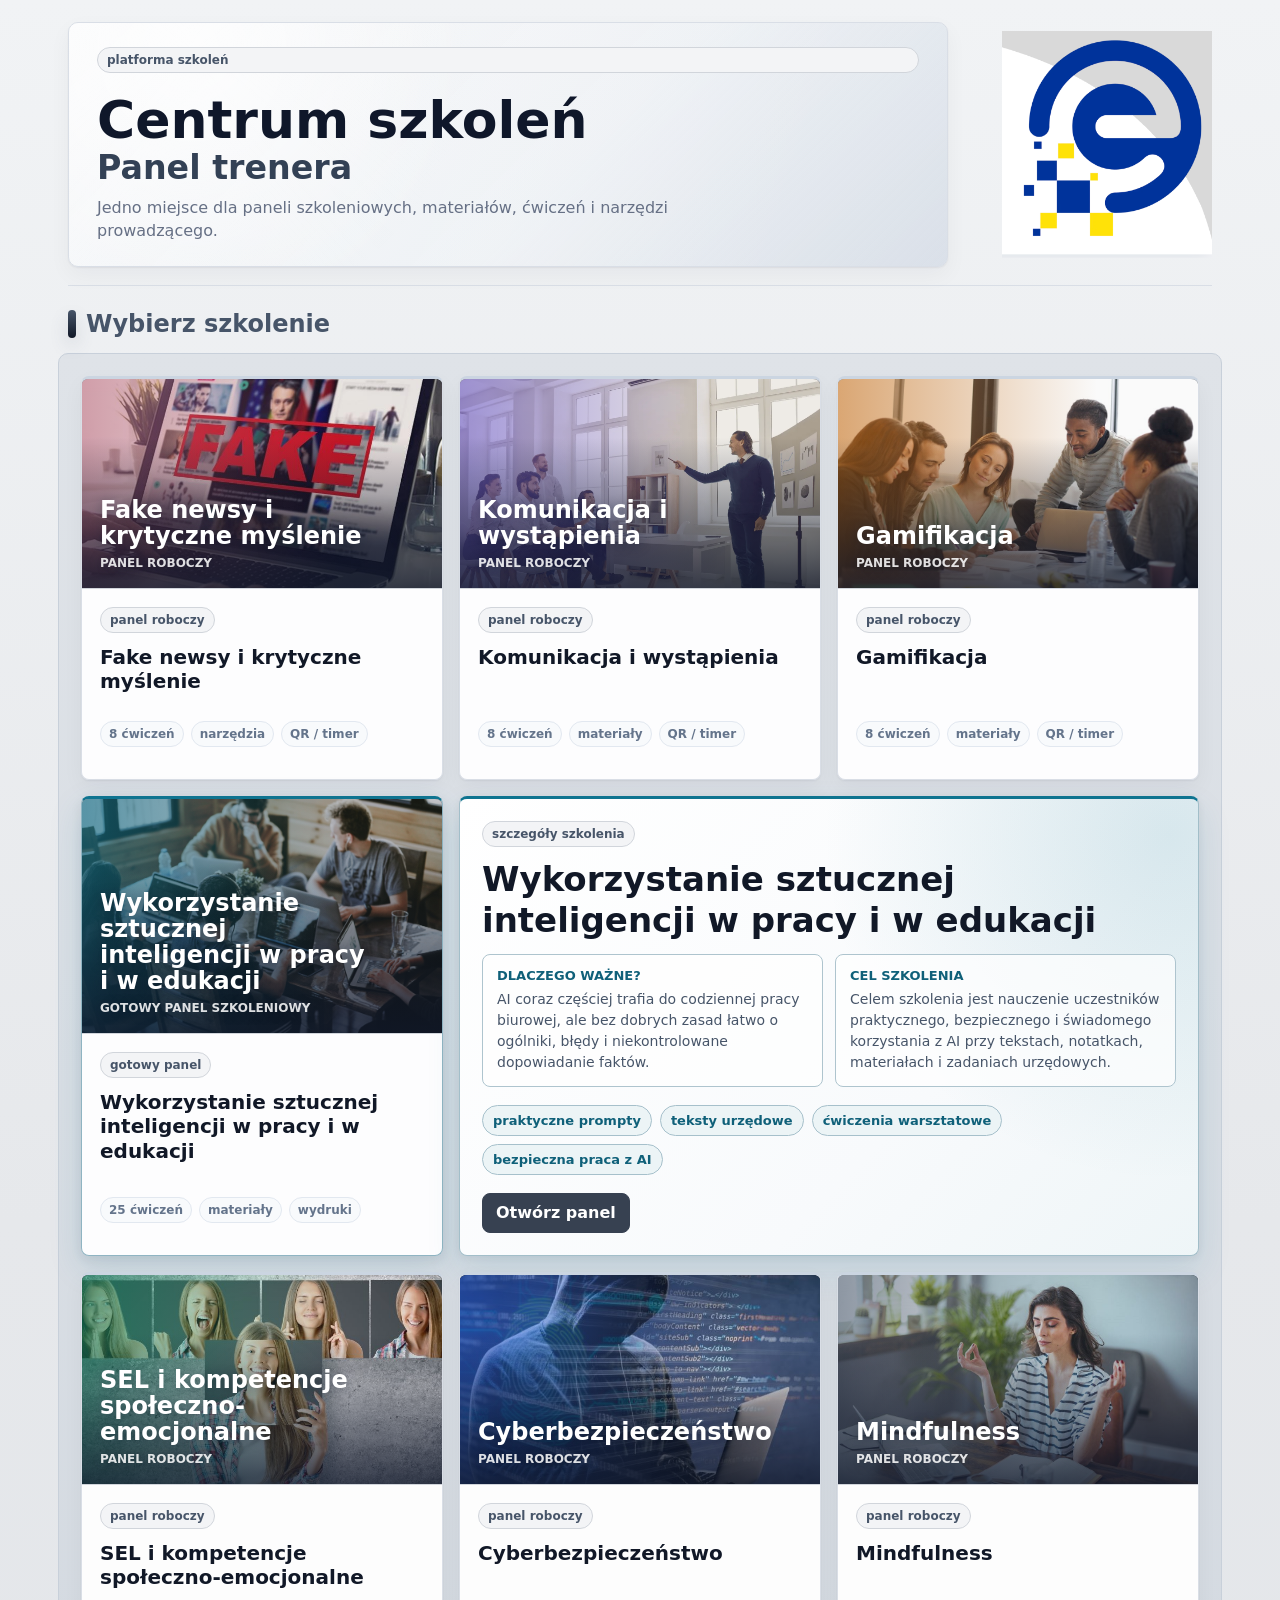
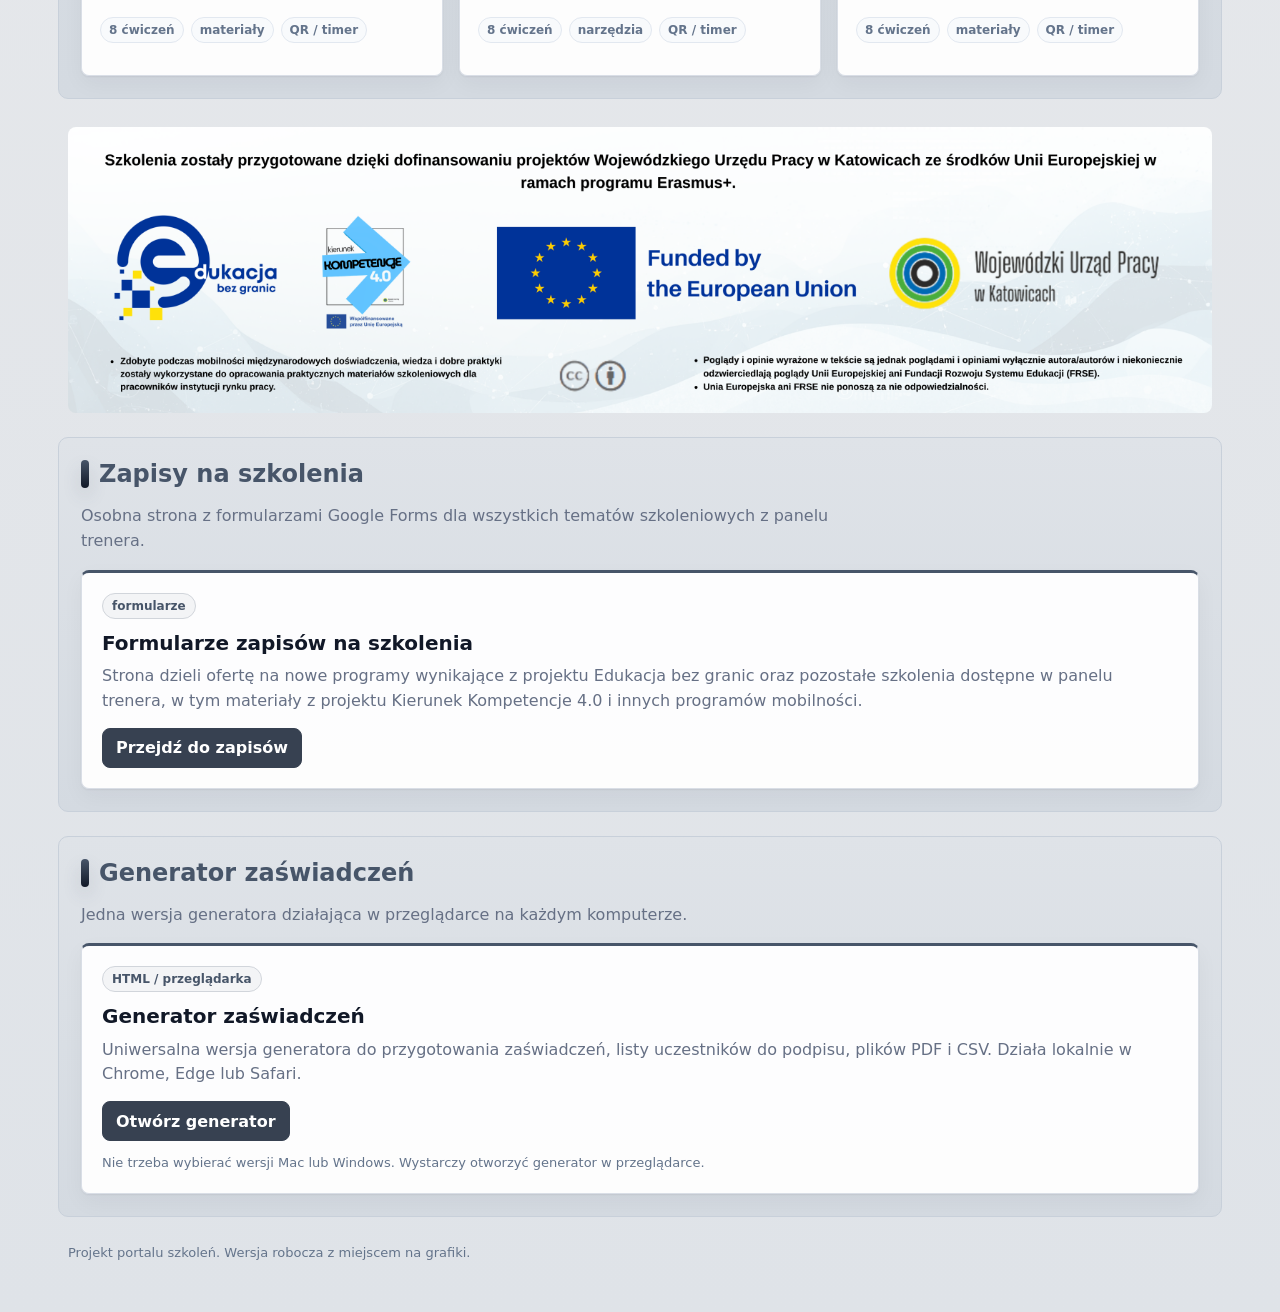
<file: index.html>
<!doctype html>
<html lang="pl">
<head>
<meta charset="utf-8">
<meta name="viewport" content="width=device-width, initial-scale=1">
<title>Centrum szkoleń - Panel trenera</title>
<link rel="stylesheet" href="assets/portal.css">
<script src="assets/portal.js" defer></script>
</head>
<body>
<main class="wrap">
  <section class="hero">
    <div class="hero-copy">
      <span class="tag">platforma szkoleń</span>
      <h1><span class="title-main">Centrum szkoleń</span><span class="title-sub">Panel trenera</span></h1>
      <p>Jedno miejsce dla paneli szkoleniowych, materiałów, ćwiczeń i narzędzi prowadzącego.</p>
    </div>
    <div class="hero-visual">
      <img src="grafiki/logo-projektu.png" alt="Logo projektu">
    </div>
  </section>

  <section class="section">
    <h2>Wybierz szkolenie</h2>
    <div class="training-grid">
      <article class="training-card is-ready is-selected" data-training="ai" tabindex="0" style="--accent:#0e7490;--accent-rgb:14,116,144;">
        <div class="cover-slot image-cover">
          <img class="cover-photo" src="grafiki/ai.jpg" alt="">
          <span>Wykorzystanie sztucznej inteligencji w pracy i w edukacji</span>
          <small>gotowy panel szkoleniowy</small>
        </div>
        <div class="card-content">
          <span class="tag">gotowy panel</span>
          <h3>Wykorzystanie sztucznej inteligencji w pracy i w edukacji</h3>
          <div class="meta">
            <span>25 ćwiczeń</span>
            <span>materiały</span>
            <span>wydruki</span>
          </div>
        </div>
      </article>

      <article class="training-info-card" id="trainingInfo" style="--accent:#0e7490;--accent-rgb:14,116,144;">
        <span class="tag">szczegóły szkolenia</span>
        <h3>Wykorzystanie sztucznej inteligencji w pracy i w edukacji</h3>
        <div class="info-copy">
          <div>
            <strong>Dlaczego ważne?</strong>
            <p>AI coraz częściej trafia do codziennej pracy biurowej, ale bez dobrych zasad łatwo o ogólniki, błędy i niekontrolowane dopowiadanie faktów.</p>
          </div>
          <div>
            <strong>Cel szkolenia</strong>
            <p>Celem szkolenia jest nauczenie uczestników praktycznego, bezpiecznego i świadomego korzystania z AI przy tekstach, notatkach, materiałach i zadaniach urzędowych.</p>
          </div>
        </div>
        <div class="info-points">
          <span>praktyczne prompty</span>
          <span>teksty urzędowe</span>
          <span>ćwiczenia warsztatowe</span>
          <span>bezpieczna praca z AI</span>
        </div>
        <a class="btn" href="panel-ai-ex7-probe/index.html" data-access-protected="training" data-access-label="panelu szkolenia">Otwórz panel</a>
      </article>

      <article class="training-card" data-training="fake-news" tabindex="0" style="--accent:#b25b72;--accent-rgb:178,91,114;">
        <div class="cover-slot image-cover">
          <img class="cover-photo" src="grafiki/fake-news.jpg" alt="">
          <span>Fake newsy i krytyczne myślenie</span>
          <small>panel roboczy</small>
        </div>
        <div class="card-content">
          <span class="tag">panel roboczy</span>
          <h3>Fake newsy i krytyczne myślenie</h3>
          <div class="meta">
            <span>8 ćwiczeń</span>
            <span>narzędzia</span>
            <span>QR / timer</span>
          </div>
        </div>
      </article>

      <article class="training-card" data-training="komunikacja" tabindex="0" style="--accent:#6d5bd0;--accent-rgb:109,91,208;">
        <div class="cover-slot image-cover">
          <img class="cover-photo" src="grafiki/komunikacja.webp" alt="">
          <span>Komunikacja i wystąpienia</span>
          <small>panel roboczy</small>
        </div>
        <div class="card-content">
          <span class="tag">panel roboczy</span>
          <h3>Komunikacja i wystąpienia</h3>
          <div class="meta">
            <span>8 ćwiczeń</span>
            <span>materiały</span>
            <span>QR / timer</span>
          </div>
        </div>
      </article>

      <article class="training-card" data-training="gamifikacja" tabindex="0" style="--accent:#c36a12;--accent-rgb:195,106,18;">
        <div class="cover-slot image-cover">
          <img class="cover-photo" src="grafiki/gamifikacja.jpg" alt="">
          <span>Gamifikacja</span>
          <small>panel roboczy</small>
        </div>
        <div class="card-content">
          <span class="tag">panel roboczy</span>
          <h3>Gamifikacja</h3>
          <div class="meta">
            <span>8 ćwiczeń</span>
            <span>materiały</span>
            <span>QR / timer</span>
          </div>
        </div>
      </article>

      <article class="training-card" data-training="sel" tabindex="0" style="--accent:#0f8f68;--accent-rgb:15,143,104;">
        <div class="cover-slot image-cover">
          <img class="cover-photo" src="grafiki/sel.jpg" alt="">
          <span>SEL i kompetencje społeczno-emocjonalne</span>
          <small>panel roboczy</small>
        </div>
        <div class="card-content">
          <span class="tag">panel roboczy</span>
          <h3>SEL i kompetencje społeczno-emocjonalne</h3>
          <div class="meta">
            <span>8 ćwiczeń</span>
            <span>materiały</span>
            <span>QR / timer</span>
          </div>
        </div>
      </article>

      <article class="training-card" data-training="cyber" tabindex="0" style="--accent:#2563eb;--accent-rgb:37,99,235;">
        <div class="cover-slot image-cover">
          <img class="cover-photo" src="grafiki/cyberbezpieczenstwo.jpg" alt="">
          <span>Cyberbezpieczeństwo</span>
          <small>panel roboczy</small>
        </div>
        <div class="card-content">
          <span class="tag">panel roboczy</span>
          <h3>Cyberbezpieczeństwo</h3>
          <div class="meta">
            <span>8 ćwiczeń</span>
            <span>narzędzia</span>
            <span>QR / timer</span>
          </div>
        </div>
      </article>

      <article class="training-card" data-training="mindfulness" tabindex="0" style="--accent:#475569;--accent-rgb:71,85,105;">
        <div class="cover-slot image-cover">
          <img class="cover-photo" src="grafiki/mindfulness.jpg" alt="">
          <span>Mindfulness</span>
          <small>panel roboczy</small>
        </div>
        <div class="card-content">
          <span class="tag">panel roboczy</span>
          <h3>Mindfulness</h3>
          <div class="meta">
            <span>8 ćwiczeń</span>
            <span>materiały</span>
            <span>QR / timer</span>
          </div>
        </div>
      </article>
    </div>
  </section>

  <section class="brand-strip" aria-label="Logotypy projektu i partnerów">
    <img src="grafiki/logotypy-pasek.png" alt="Logotypy projektu Edukacja bez granic, Kierunek Kompetencje 4.0, Unii Europejskiej i WUP w Katowicach">
  </section>

  <section class="section generator-section">
    <h2>Zapisy na szkolenia</h2>
    <p class="portal-lead">Osobna strona z formularzami Google Forms dla wszystkich tematów szkoleniowych z panelu trenera.</p>
    <div class="generator-grid">
      <article class="generator-card generator-card-wide" style="--accent:#0e7490;--accent-rgb:14,116,144;">
        <span class="tag">formularze</span>
        <h3>Formularze zapisów na szkolenia</h3>
        <p>Strona dzieli ofertę na nowe programy wynikające z projektu Edukacja bez granic oraz pozostałe szkolenia dostępne w panelu trenera, w tym materiały z projektu Kierunek Kompetencje 4.0 i innych programów mobilności.</p>
        <a class="btn" href="zapisy.html">Przejdź do zapisów</a>
      </article>
    </div>
  </section>

  <section class="section generator-section">
    <h2>Generator zaświadczeń</h2>
    <p class="portal-lead">Jedna wersja generatora działająca w przeglądarce na każdym komputerze.</p>
    <div class="generator-grid">
      <article class="generator-card generator-card-wide">
        <span class="tag">HTML / przeglądarka</span>
        <h3>Generator zaświadczeń</h3>
        <p>Uniwersalna wersja generatora do przygotowania zaświadczeń, listy uczestników do podpisu, plików PDF i CSV. Działa lokalnie w Chrome, Edge lub Safari.</p>
        <a class="btn" href="generator-zaswiadczen-html/index.html" target="_blank" rel="noopener noreferrer" data-access-protected="generator" data-access-label="generatora zaświadczeń">Otwórz generator</a>
        <p class="small">Nie trzeba wybierać wersji Mac lub Windows. Wystarczy otworzyć generator w przeglądarce.</p>
      </article>
    </div>
  </section>

  <p class="footer">Projekt portalu szkoleń. Wersja robocza z miejscem na grafiki.</p>
</main>
</body>
</html>
</file>
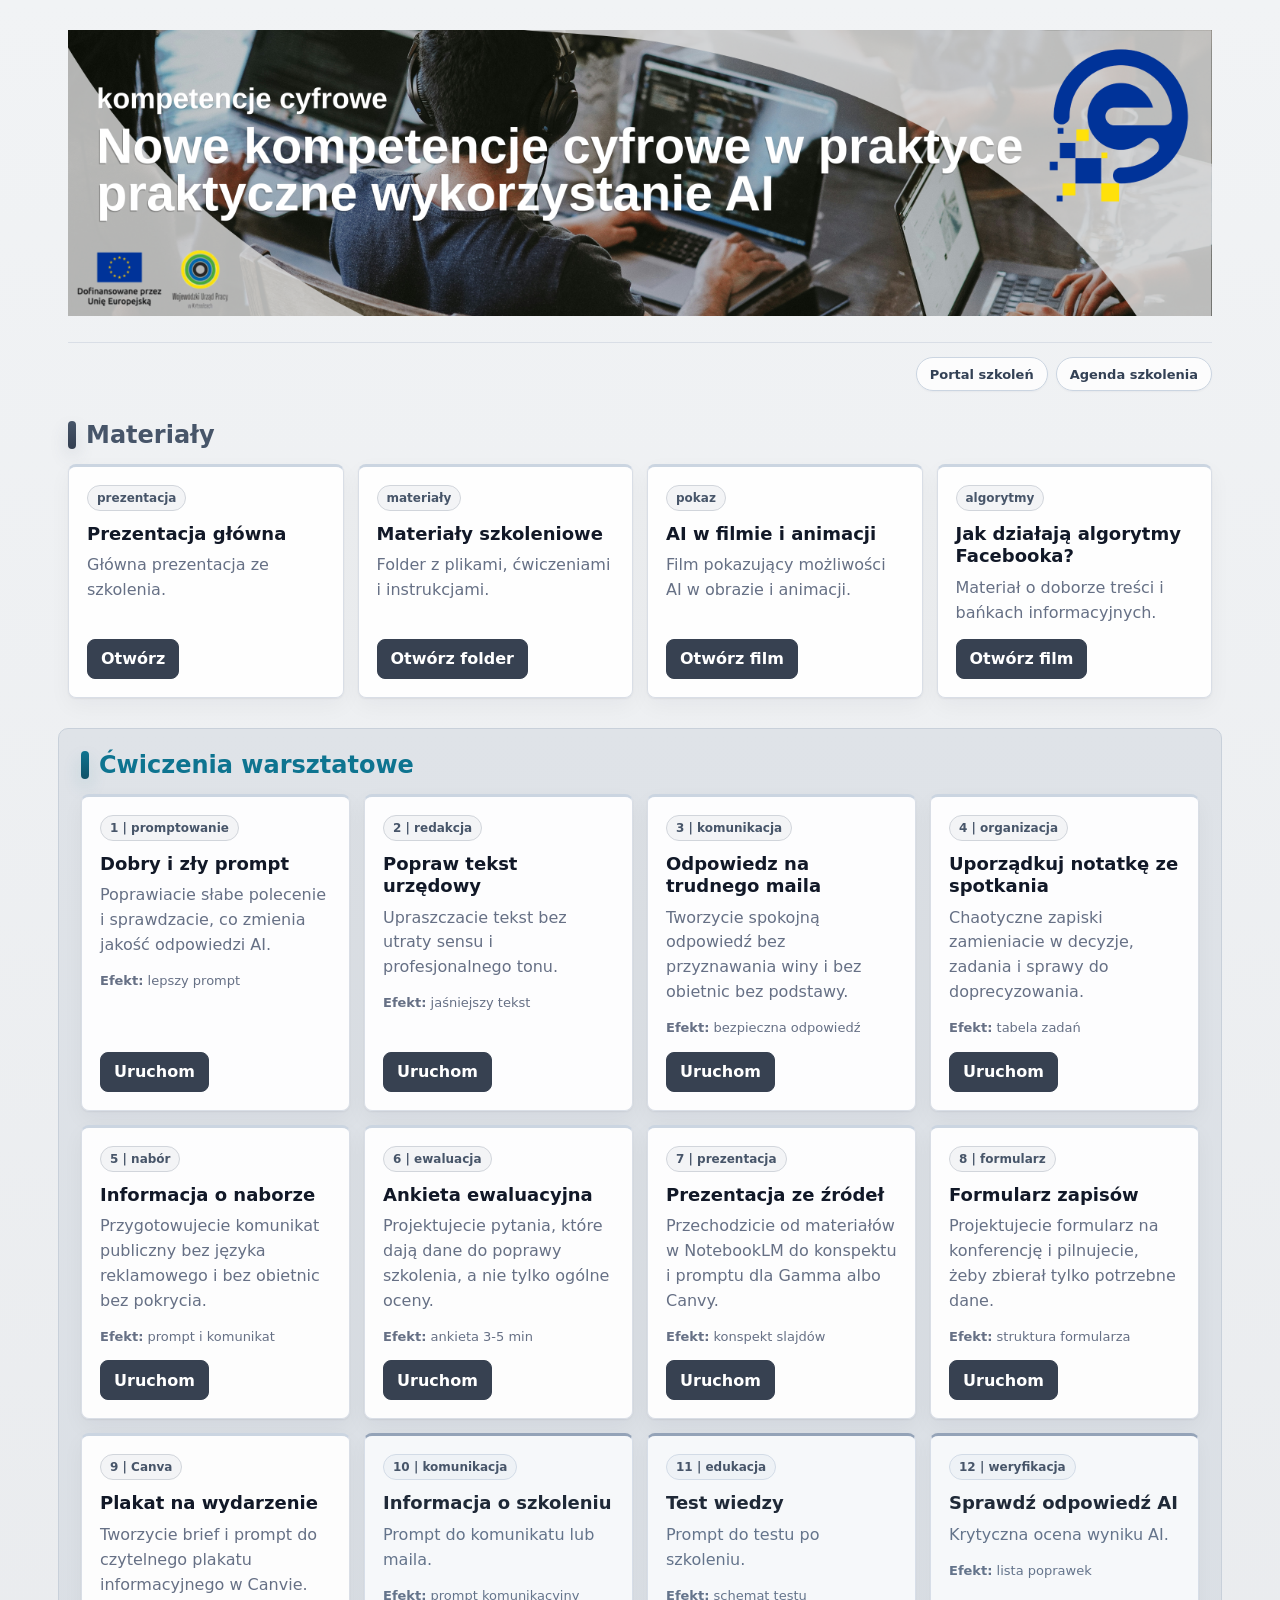
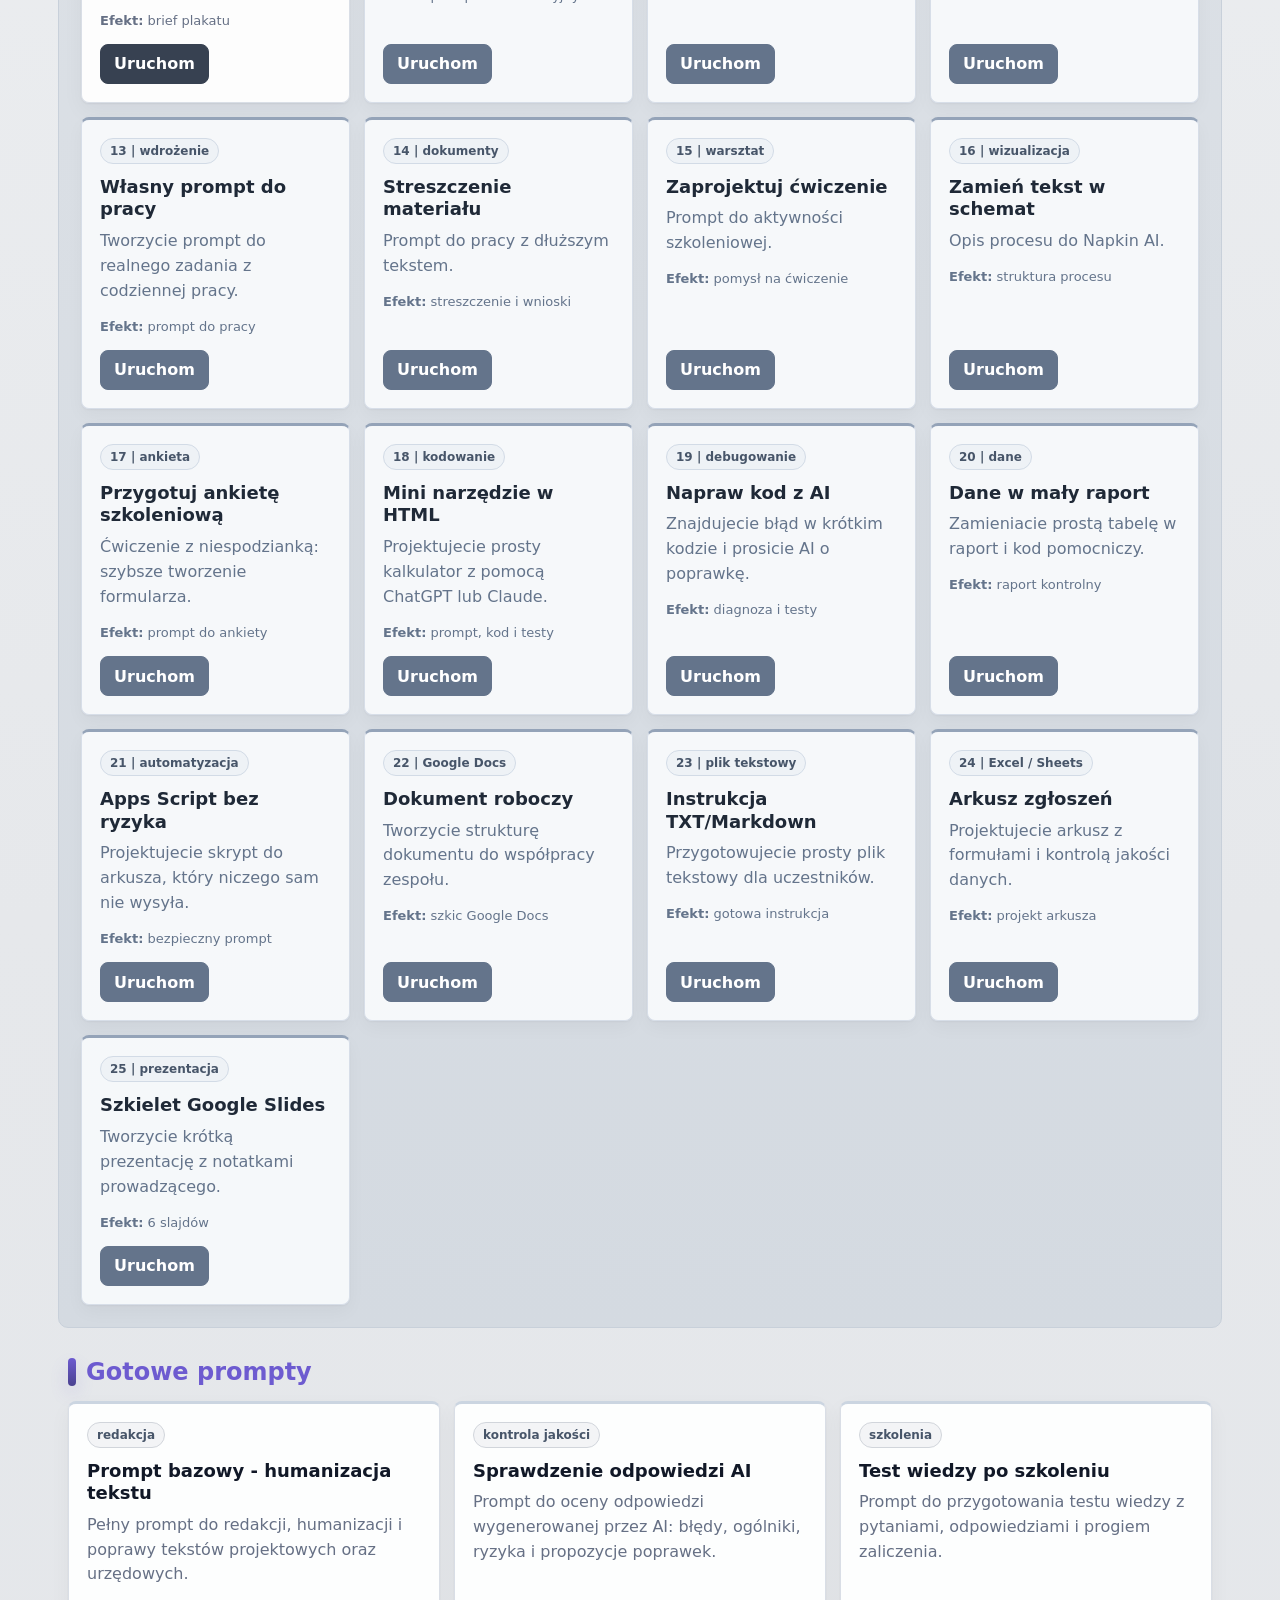
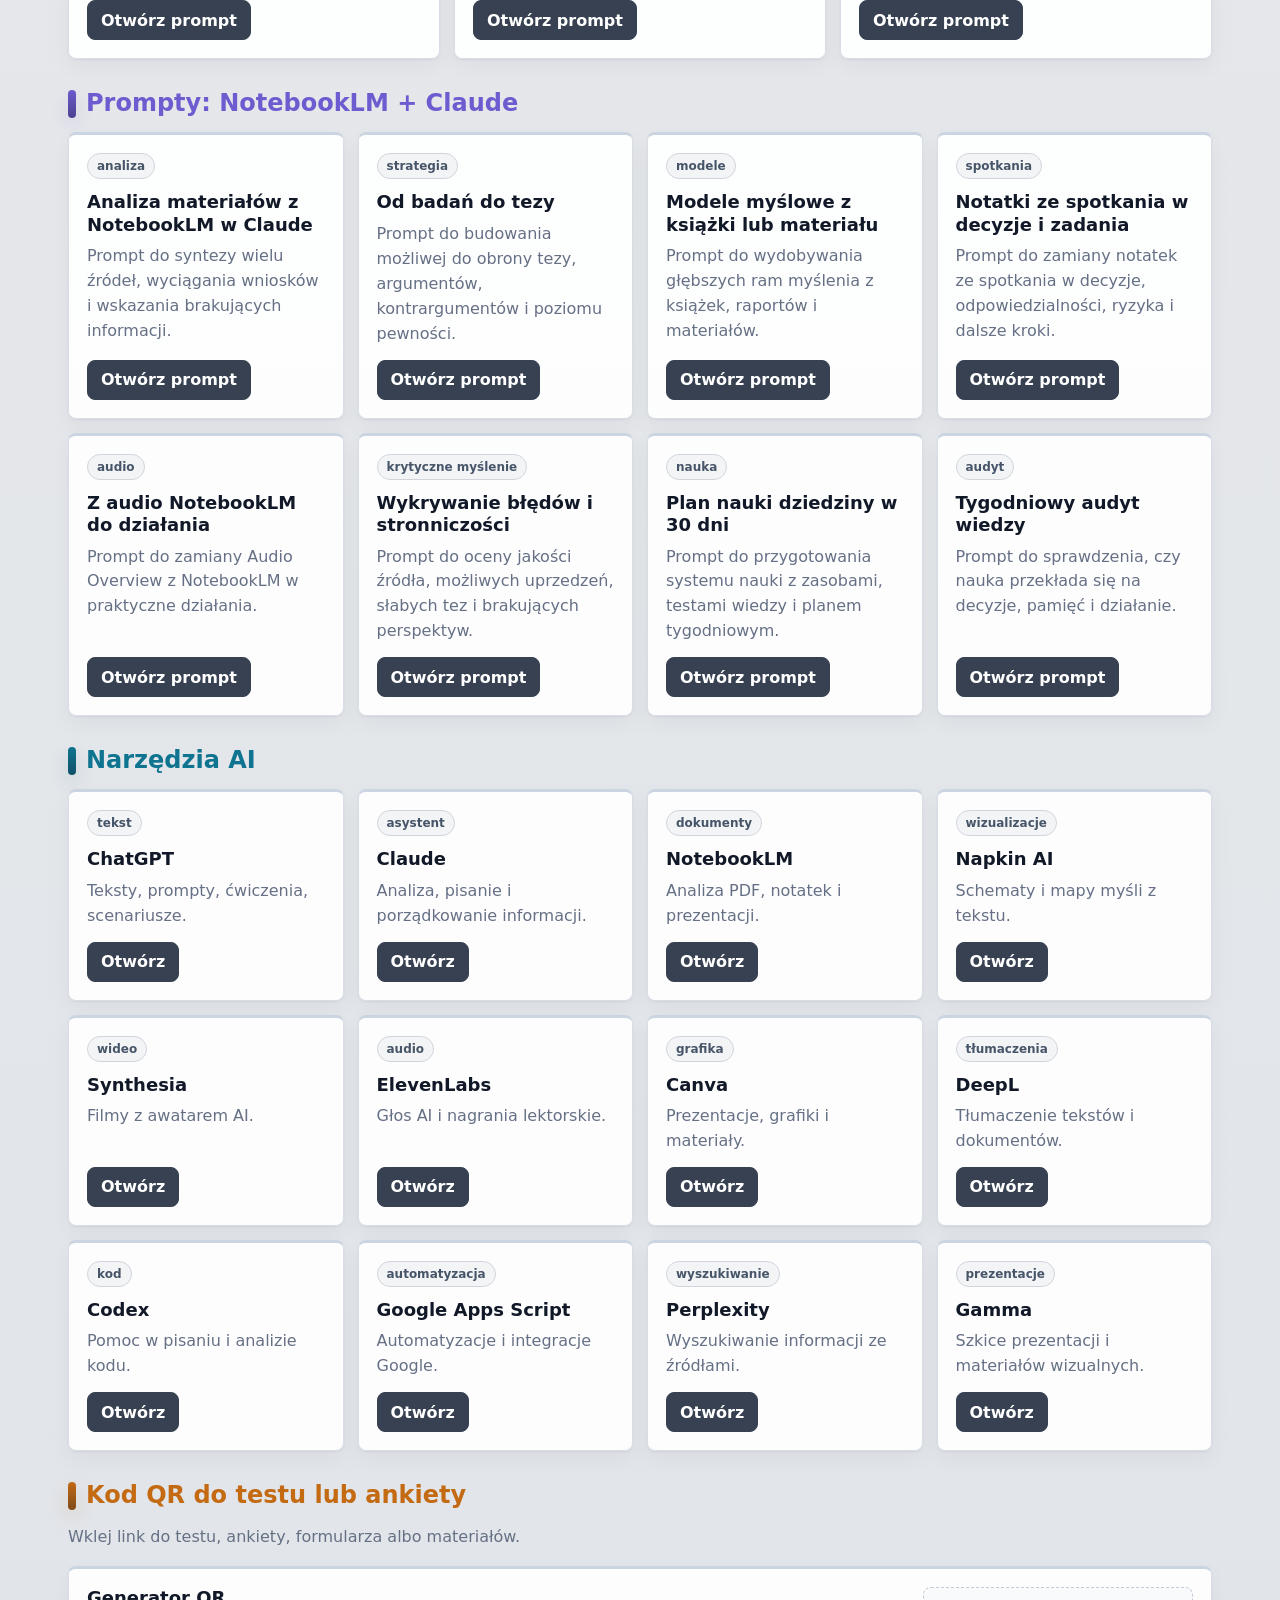
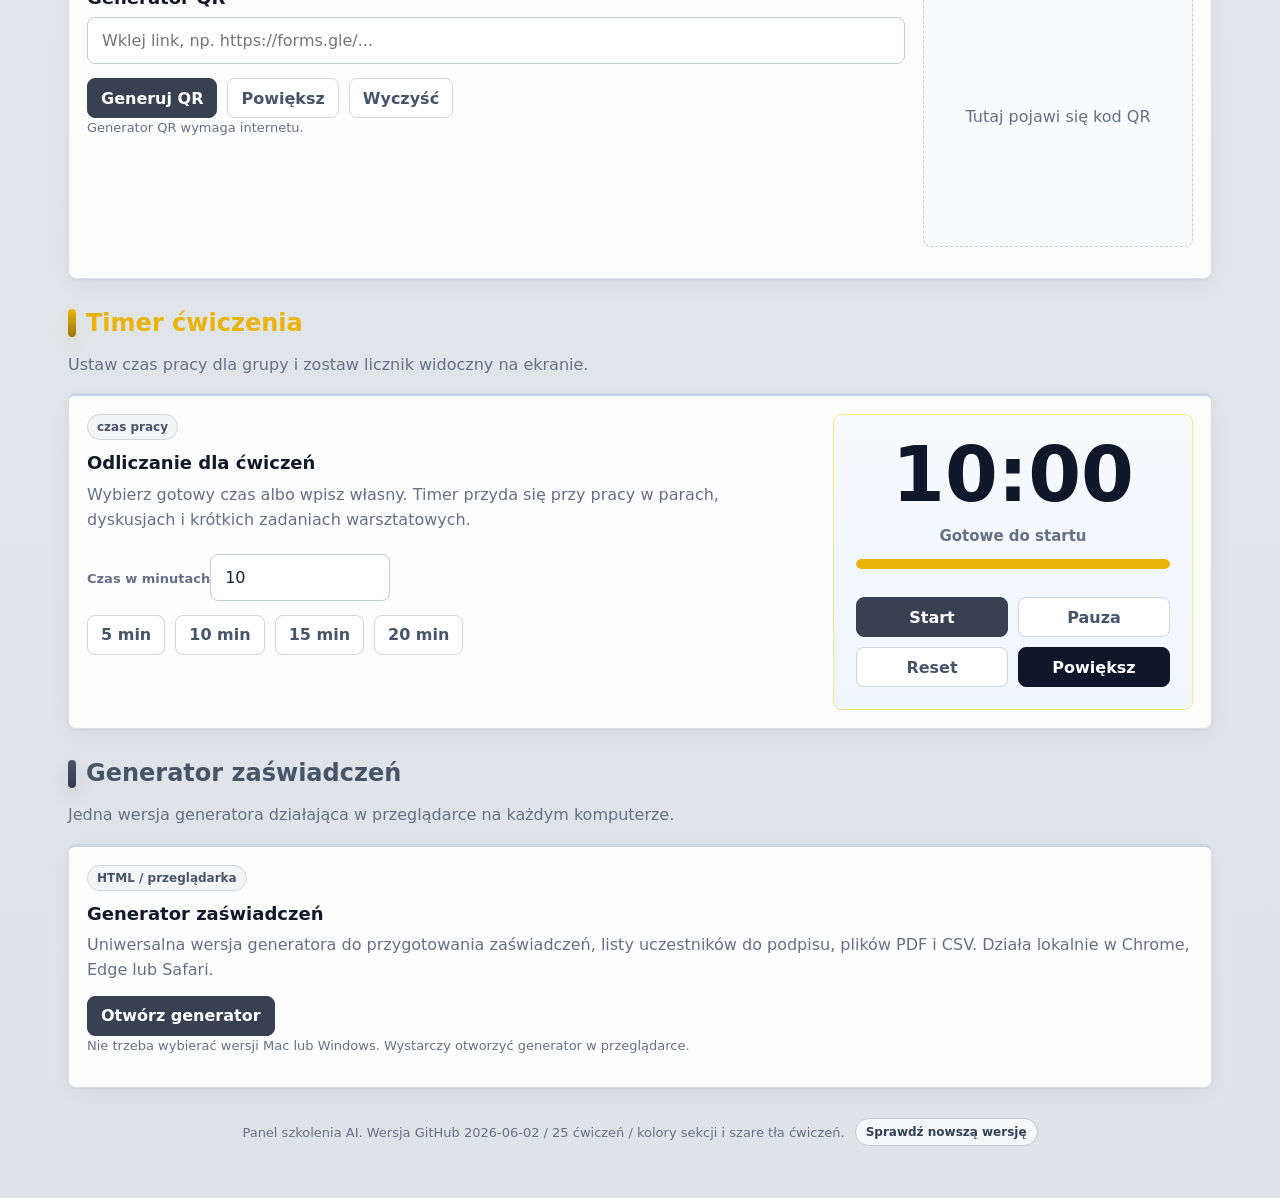
<file: panel-ai-ex7-probe/index.html>
<!doctype html>
<html lang="pl">
<head>
<meta charset="utf-8">
<meta name="viewport" content="width=device-width, initial-scale=1">
<title>Panel szkolenia AI - stabilny v2</title>
<link rel="icon" type="image/png" href="assets/project-icon.png?v=20260602-06">
<link rel="apple-touch-icon" href="assets/project-icon.png?v=20260602-06">
<link rel="manifest" href="manifest.json?v=20260602-06">
<link rel="stylesheet" href="assets/app.css?v=20260602-06">
</head>
<body>
<div class="wrap">
<section class="hero hero-banner"><img src="assets/training-banner.png?v=20260602-06" alt="Nowe kompetencje cyfrowe w praktyce - praktyczne wykorzystanie AI"></section>
<div class="agenda-bar"><a class="mini-link" href="../index.html">Portal szkoleń</a><button class="agenda-btn" type="button" data-action="agenda-open">Agenda szkolenia</button></div>

<section class="section"><h2>Materiały</h2><div class="grid">
<article class="card"><span class="tag">prezentacja</span><h3>Prezentacja główna</h3><p>Główna prezentacja ze szkolenia.</p><a class="btn" target="_blank" rel="noopener noreferrer" href="https://kompetencjekierunek4zero.my.canva.site/nowe-kompetencje-cyfrowe-w-praktyce">Otwórz</a></article>
<article class="card"><span class="tag">materiały</span><h3>Materiały szkoleniowe</h3><p>Folder z plikami, ćwiczeniami i instrukcjami.</p><a class="btn" target="_blank" rel="noopener noreferrer" href="https://drive.google.com/drive/folders/1gWG70TXxnVP_hQ6uuGFTmbhtv6V8ANJq?usp=drive_link">Otwórz folder</a></article>
<article class="card"><span class="tag">pokaz</span><h3>AI w filmie i animacji</h3><p>Film pokazujący możliwości AI w obrazie i animacji.</p><a class="btn" target="_blank" rel="noopener noreferrer" href="https://www.youtube.com/watch?v=fbVv0ZPk0fw">Otwórz film</a></article>
<article class="card"><span class="tag">algorytmy</span><h3>Jak działają algorytmy Facebooka?</h3><p>Materiał o doborze treści i bańkach informacyjnych.</p><a class="btn" target="_blank" rel="noopener noreferrer" href="https://www.youtube.com/watch?v=GLzHystd0Y4">Otwórz film</a></article>
</div></section>

<section class="section"><h2>Ćwiczenia warsztatowe</h2><div class="grid"><article class="card exercise-ready"><span class="tag">1 | promptowanie</span><h3>Dobry i zły prompt</h3><p>Poprawiacie słabe polecenie i sprawdzacie, co zmienia jakość odpowiedzi AI.</p><p class="small"><strong>Efekt:</strong> lepszy prompt</p><button class="btn" data-exercise="prompt">Uruchom</button></article>
<article class="card exercise-ready"><span class="tag">2 | redakcja</span><h3>Popraw tekst urzędowy</h3><p>Upraszczacie tekst bez utraty sensu i profesjonalnego tonu.</p><p class="small"><strong>Efekt:</strong> jaśniejszy tekst</p><button class="btn" data-exercise="text">Uruchom</button></article>
<article class="card exercise-ready"><span class="tag">3 | komunikacja</span><h3>Odpowiedz na trudnego maila</h3><p>Tworzycie spokojną odpowiedź bez przyznawania winy i bez obietnic bez podstawy.</p><p class="small"><strong>Efekt:</strong> bezpieczna odpowiedź</p><button class="btn" data-exercise="email">Uruchom</button></article>
<article class="card exercise-ready"><span class="tag">4 | organizacja</span><h3>Uporządkuj notatkę ze spotkania</h3><p>Chaotyczne zapiski zamieniacie w decyzje, zadania i sprawy do doprecyzowania.</p><p class="small"><strong>Efekt:</strong> tabela zadań</p><button class="btn" data-exercise="meeting">Uruchom</button></article>
<article class="card exercise-ready"><span class="tag">5 | nabór</span><h3>Informacja o naborze</h3><p>Przygotowujecie komunikat publiczny bez języka reklamowego i bez obietnic bez pokrycia.</p><p class="small"><strong>Efekt:</strong> prompt i komunikat</p><button class="btn" data-exercise="recruitment-info">Uruchom</button></article>
<article class="card exercise-ready"><span class="tag">6 | ewaluacja</span><h3>Ankieta ewaluacyjna</h3><p>Projektujecie pytania, które dają dane do poprawy szkolenia, a nie tylko ogólne oceny.</p><p class="small"><strong>Efekt:</strong> ankieta 3-5 min</p><button class="btn" data-exercise="evaluation-survey">Uruchom</button></article>
<article class="card exercise-ready"><span class="tag">7 | prezentacja</span><h3>Prezentacja ze źródeł</h3><p>Przechodzicie od materiałów w NotebookLM do konspektu i promptu dla Gamma albo Canvy.</p><p class="small"><strong>Efekt:</strong> konspekt slajdów</p><button class="btn" data-exercise="source-presentation">Uruchom</button></article>
<article class="card exercise-ready"><span class="tag">8 | formularz</span><h3>Formularz zapisów</h3><p>Projektujecie formularz na konferencję i pilnujecie, żeby zbierał tylko potrzebne dane.</p><p class="small"><strong>Efekt:</strong> struktura formularza</p><button class="btn" data-exercise="conference-form">Uruchom</button></article>
<article class="card exercise-ready"><span class="tag">9 | Canva</span><h3>Plakat na wydarzenie</h3><p>Tworzycie brief i prompt do czytelnego plakatu informacyjnego w Canvie.</p><p class="small"><strong>Efekt:</strong> brief plakatu</p><button class="btn" data-exercise="canva-poster">Uruchom</button></article>
<article class="card exercise-muted"><span class="tag">10 | komunikacja</span><h3>Informacja o szkoleniu</h3><p>Prompt do komunikatu lub maila.</p><p class="small"><strong>Efekt:</strong> prompt komunikacyjny</p><button class="btn" data-exercise="info">Uruchom</button></article>
<article class="card exercise-muted"><span class="tag">11 | edukacja</span><h3>Test wiedzy</h3><p>Prompt do testu po szkoleniu.</p><p class="small"><strong>Efekt:</strong> schemat testu</p><button class="btn" data-exercise="test">Uruchom</button></article>
<article class="card exercise-muted"><span class="tag">12 | weryfikacja</span><h3>Sprawdź odpowiedź AI</h3><p>Krytyczna ocena wyniku AI.</p><p class="small"><strong>Efekt:</strong> lista poprawek</p><button class="btn" data-exercise="verify">Uruchom</button></article>
<article class="card exercise-muted"><span class="tag">13 | wdrożenie</span><h3>Własny prompt do pracy</h3><p>Tworzycie prompt do realnego zadania z codziennej pracy.</p><p class="small"><strong>Efekt:</strong> prompt do pracy</p><button class="btn" data-exercise="own">Uruchom</button></article>
<article class="card exercise-muted"><span class="tag">14 | dokumenty</span><h3>Streszczenie materiału</h3><p>Prompt do pracy z dłuższym tekstem.</p><p class="small"><strong>Efekt:</strong> streszczenie i wnioski</p><button class="btn" data-exercise="summary">Uruchom</button></article>
<article class="card exercise-muted"><span class="tag">15 | warsztat</span><h3>Zaprojektuj ćwiczenie</h3><p>Prompt do aktywności szkoleniowej.</p><p class="small"><strong>Efekt:</strong> pomysł na ćwiczenie</p><button class="btn" data-exercise="workshop">Uruchom</button></article>
<article class="card exercise-muted"><span class="tag">16 | wizualizacja</span><h3>Zamień tekst w schemat</h3><p>Opis procesu do Napkin AI.</p><p class="small"><strong>Efekt:</strong> struktura procesu</p><button class="btn" data-exercise="visual">Uruchom</button></article>
<article class="card exercise-muted"><span class="tag">17 | ankieta</span><h3>Przygotuj ankietę szkoleniową</h3><p>Ćwiczenie z niespodzianką: szybsze tworzenie formularza.</p><p class="small"><strong>Efekt:</strong> prompt do ankiety</p><button class="btn" data-exercise="forms">Uruchom</button></article>
<article class="card exercise-muted"><span class="tag">18 | kodowanie</span><h3>Mini narzędzie w HTML</h3><p>Projektujecie prosty kalkulator z pomocą ChatGPT lub Claude.</p><p class="small"><strong>Efekt:</strong> prompt, kod i testy</p><button class="btn" data-exercise="code-tool">Uruchom</button></article>
<article class="card exercise-muted"><span class="tag">19 | debugowanie</span><h3>Napraw kod z AI</h3><p>Znajdujecie błąd w krótkim kodzie i prosicie AI o poprawkę.</p><p class="small"><strong>Efekt:</strong> diagnoza i testy</p><button class="btn" data-exercise="code-debug">Uruchom</button></article>
<article class="card exercise-muted"><span class="tag">20 | dane</span><h3>Dane w mały raport</h3><p>Zamieniacie prostą tabelę w raport i kod pomocniczy.</p><p class="small"><strong>Efekt:</strong> raport kontrolny</p><button class="btn" data-exercise="code-data">Uruchom</button></article>
<article class="card exercise-muted"><span class="tag">21 | automatyzacja</span><h3>Apps Script bez ryzyka</h3><p>Projektujecie skrypt do arkusza, który niczego sam nie wysyła.</p><p class="small"><strong>Efekt:</strong> bezpieczny prompt</p><button class="btn" data-exercise="code-script">Uruchom</button></article>
<article class="card exercise-muted"><span class="tag">22 | Google Docs</span><h3>Dokument roboczy</h3><p>Tworzycie strukturę dokumentu do współpracy zespołu.</p><p class="small"><strong>Efekt:</strong> szkic Google Docs</p><button class="btn" data-exercise="file-doc">Uruchom</button></article>
<article class="card exercise-muted"><span class="tag">23 | plik tekstowy</span><h3>Instrukcja TXT/Markdown</h3><p>Przygotowujecie prosty plik tekstowy dla uczestników.</p><p class="small"><strong>Efekt:</strong> gotowa instrukcja</p><button class="btn" data-exercise="file-text">Uruchom</button></article>
<article class="card exercise-muted"><span class="tag">24 | Excel / Sheets</span><h3>Arkusz zgłoszeń</h3><p>Projektujecie arkusz z formułami i kontrolą jakości danych.</p><p class="small"><strong>Efekt:</strong> projekt arkusza</p><button class="btn" data-exercise="file-sheet">Uruchom</button></article>
<article class="card exercise-muted"><span class="tag">25 | prezentacja</span><h3>Szkielet Google Slides</h3><p>Tworzycie krótką prezentację z notatkami prowadzącego.</p><p class="small"><strong>Efekt:</strong> 6 slajdów</p><button class="btn" data-exercise="file-slides">Uruchom</button></article></div></section>

<section class="section"><h2>Gotowe prompty</h2><div class="grid"><article class="card"><span class="tag">redakcja</span><h3>Prompt bazowy - humanizacja tekstu</h3><p>Pełny prompt do redakcji, humanizacji i poprawy tekstów projektowych oraz urzędowych.</p><a class="btn" target="_blank" rel="noopener noreferrer" href="prompts/humanizacja.html">Otwórz prompt</a></article>
<article class="card"><span class="tag">kontrola jakości</span><h3>Sprawdzenie odpowiedzi AI</h3><p>Prompt do oceny odpowiedzi wygenerowanej przez AI: błędy, ogólniki, ryzyka i propozycje poprawek.</p><a class="btn" target="_blank" rel="noopener noreferrer" href="prompts/sprawdzenie-ai.html">Otwórz prompt</a></article>
<article class="card"><span class="tag">szkolenia</span><h3>Test wiedzy po szkoleniu</h3><p>Prompt do przygotowania testu wiedzy z pytaniami, odpowiedziami i progiem zaliczenia.</p><a class="btn" target="_blank" rel="noopener noreferrer" href="prompts/test-wiedzy.html">Otwórz prompt</a></article></div></section>

<section class="section"><h2>Prompty: NotebookLM + Claude</h2><div class="grid"><article class="card"><span class="tag">analiza</span><h3>Analiza materiałów z NotebookLM w Claude</h3><p>Prompt do syntezy wielu źródeł, wyciągania wniosków i wskazania brakujących informacji.</p><a class="btn" target="_blank" rel="noopener noreferrer" href="prompts/notebooklm-claude-analiza.html">Otwórz prompt</a></article>
<article class="card"><span class="tag">strategia</span><h3>Od badań do tezy</h3><p>Prompt do budowania możliwej do obrony tezy, argumentów, kontrargumentów i poziomu pewności.</p><a class="btn" target="_blank" rel="noopener noreferrer" href="prompts/teza-z-badan.html">Otwórz prompt</a></article>
<article class="card"><span class="tag">modele</span><h3>Modele myślowe z książki lub materiału</h3><p>Prompt do wydobywania głębszych ram myślenia z książek, raportów i materiałów.</p><a class="btn" target="_blank" rel="noopener noreferrer" href="prompts/modele-myslowe.html">Otwórz prompt</a></article>
<article class="card"><span class="tag">spotkania</span><h3>Notatki ze spotkania w decyzje i zadania</h3><p>Prompt do zamiany notatek ze spotkania w decyzje, odpowiedzialności, ryzyka i dalsze kroki.</p><a class="btn" target="_blank" rel="noopener noreferrer" href="prompts/notatki-decyzje-zadania.html">Otwórz prompt</a></article>
<article class="card"><span class="tag">audio</span><h3>Z audio NotebookLM do działania</h3><p>Prompt do zamiany Audio Overview z NotebookLM w praktyczne działania.</p><a class="btn" target="_blank" rel="noopener noreferrer" href="prompts/audio-do-dzialania.html">Otwórz prompt</a></article>
<article class="card"><span class="tag">krytyczne myślenie</span><h3>Wykrywanie błędów i stronniczości</h3><p>Prompt do oceny jakości źródła, możliwych uprzedzeń, słabych tez i brakujących perspektyw.</p><a class="btn" target="_blank" rel="noopener noreferrer" href="prompts/ocena-zrodla.html">Otwórz prompt</a></article>
<article class="card"><span class="tag">nauka</span><h3>Plan nauki dziedziny w 30 dni</h3><p>Prompt do przygotowania systemu nauki z zasobami, testami wiedzy i planem tygodniowym.</p><a class="btn" target="_blank" rel="noopener noreferrer" href="prompts/plan-nauki-30-dni.html">Otwórz prompt</a></article>
<article class="card"><span class="tag">audyt</span><h3>Tygodniowy audyt wiedzy</h3><p>Prompt do sprawdzenia, czy nauka przekłada się na decyzje, pamięć i działanie.</p><a class="btn" target="_blank" rel="noopener noreferrer" href="prompts/audyt-wiedzy.html">Otwórz prompt</a></article></div></section>

<section class="section"><h2>Narzędzia AI</h2><div class="grid"><article class="card"><span class="tag">tekst</span><h3>ChatGPT</h3><p>Teksty, prompty, ćwiczenia, scenariusze.</p><a class="btn" target="_blank" rel="noopener noreferrer" href="https://chatgpt.com">Otwórz</a></article>
<article class="card"><span class="tag">asystent</span><h3>Claude</h3><p>Analiza, pisanie i porządkowanie informacji.</p><a class="btn" target="_blank" rel="noopener noreferrer" href="https://claude.ai">Otwórz</a></article>
<article class="card"><span class="tag">dokumenty</span><h3>NotebookLM</h3><p>Analiza PDF, notatek i prezentacji.</p><a class="btn" target="_blank" rel="noopener noreferrer" href="https://notebooklm.google.com">Otwórz</a></article>
<article class="card"><span class="tag">wizualizacje</span><h3>Napkin AI</h3><p>Schematy i mapy myśli z tekstu.</p><a class="btn" target="_blank" rel="noopener noreferrer" href="https://www.napkin.ai">Otwórz</a></article>
<article class="card"><span class="tag">wideo</span><h3>Synthesia</h3><p>Filmy z awatarem AI.</p><a class="btn" target="_blank" rel="noopener noreferrer" href="https://www.synthesia.io">Otwórz</a></article>
<article class="card"><span class="tag">audio</span><h3>ElevenLabs</h3><p>Głos AI i nagrania lektorskie.</p><a class="btn" target="_blank" rel="noopener noreferrer" href="https://elevenlabs.io">Otwórz</a></article>
<article class="card"><span class="tag">grafika</span><h3>Canva</h3><p>Prezentacje, grafiki i materiały.</p><a class="btn" target="_blank" rel="noopener noreferrer" href="https://www.canva.com">Otwórz</a></article>
<article class="card"><span class="tag">tłumaczenia</span><h3>DeepL</h3><p>Tłumaczenie tekstów i dokumentów.</p><a class="btn" target="_blank" rel="noopener noreferrer" href="https://www.deepl.com/pl/translator">Otwórz</a></article>
<article class="card"><span class="tag">kod</span><h3>Codex</h3><p>Pomoc w pisaniu i analizie kodu.</p><a class="btn" target="_blank" rel="noopener noreferrer" href="https://chatgpt.com/codex">Otwórz</a></article>
<article class="card"><span class="tag">automatyzacja</span><h3>Google Apps Script</h3><p>Automatyzacje i integracje Google.</p><a class="btn" target="_blank" rel="noopener noreferrer" href="https://script.google.com/">Otwórz</a></article>
<article class="card"><span class="tag">wyszukiwanie</span><h3>Perplexity</h3><p>Wyszukiwanie informacji ze źródłami.</p><a class="btn" target="_blank" rel="noopener noreferrer" href="https://www.perplexity.ai">Otwórz</a></article>
<article class="card"><span class="tag">prezentacje</span><h3>Gamma</h3><p>Szkice prezentacji i materiałów wizualnych.</p><a class="btn" target="_blank" rel="noopener noreferrer" href="https://gamma.app">Otwórz</a></article></div></section>

<section class="section"><h2>Kod QR do testu lub ankiety</h2><p class="lead">Wklej link do testu, ankiety, formularza albo materiałów.</p><div class="card qr"><div><h3>Generator QR</h3><input id="qrInput" class="input" placeholder="Wklej link, np. https://forms.gle/..."><div class="actions"><button class="btn" data-action="qr-generate">Generuj QR</button><button class="btn ghost" data-action="qr-big">Powiększ</button><button class="btn ghost" data-action="qr-clear">Wyczyść</button></div><p class="small">Generator QR wymaga internetu.</p></div><div><div class="qrbox" id="qrBox">Tutaj pojawi się kod QR</div><p class="small" id="qrText"></p></div></div></section>

<section class="section"><h2>Timer ćwiczenia</h2><p class="lead">Ustaw czas pracy dla grupy i zostaw licznik widoczny na ekranie.</p><div class="card timer" id="timerCard"><div><span class="tag">czas pracy</span><h3>Odliczanie dla ćwiczeń</h3><p>Wybierz gotowy czas albo wpisz własny. Timer przyda się przy pracy w parach, dyskusjach i krótkich zadaniach warsztatowych.</p><label class="small" for="timerMinutes"><strong>Czas w minutach</strong></label><input id="timerMinutes" class="input timer-input" type="number" min="1" max="180" step="1" value="10"><div class="actions timer-presets"><button class="btn ghost" data-timer-preset="5">5 min</button><button class="btn ghost" data-timer-preset="10">10 min</button><button class="btn ghost" data-timer-preset="15">15 min</button><button class="btn ghost" data-timer-preset="20">20 min</button></div></div><div class="timer-face"><div class="timer-display" id="timerDisplay">10:00</div><div class="timer-status" id="timerStatus">Gotowe do startu</div><div class="timer-progress"><span id="timerProgress"></span></div><div class="actions timer-controls"><button class="btn" data-action="timer-start">Start</button><button class="btn ghost" data-action="timer-pause">Pauza</button><button class="btn ghost" data-action="timer-reset">Reset</button><button class="btn timer-expand" data-action="timer-big">Powiększ</button></div></div></div></section>

<section class="section"><h2>Generator zaświadczeń</h2><p class="lead">Jedna wersja generatora działająca w przeglądarce na każdym komputerze.</p><div class="grid"><article class="card"><span class="tag">HTML / przeglądarka</span><h3>Generator zaświadczeń</h3><p>Uniwersalna wersja generatora do przygotowania zaświadczeń, listy uczestników do podpisu, plików PDF i CSV. Działa lokalnie w Chrome, Edge lub Safari.</p><a class="btn" href="../generator-zaswiadczen-html/index.html" target="_blank" rel="noopener noreferrer">Otwórz generator</a><p class="small">Nie trzeba wybierać wersji Mac lub Windows. Wystarczy otworzyć generator w przeglądarce.</p></article></div></section>

<p class="footer"><span class="footer-text">Panel szkolenia AI. Wersja GitHub 2026-06-02 / 25 ćwiczeń / kolory sekcji i szare tła ćwiczeń.</span><button class="version-check" type="button" data-action="check-version">Sprawdź nowszą wersję</button><span id="versionStatus" class="version-status" aria-live="polite"></span></p>
</div>

<div class="overlay" id="exerciseOverlay"><div class="modal"><div class="top"><div><h2 id="exTitle">Ćwiczenie</h2><p id="exIntro" class="lead"></p></div><button class="btn ghost" data-action="close-exercise">Zamknij</button></div><div class="meta"><div><strong>Czas</strong><br><span id="exTime">10-15 min</span></div><div><strong>Forma</strong><br><span id="exForm">praca w parach lub grupach</span></div><div><strong>Efekt</strong><br><span id="exResult">wynik do omówienia</span></div></div><div class="task"><h3 id="exHeading">Zadanie</h3><div class="taskbox" id="exTask"></div></div><div class="toolbox" id="exTools"></div><div class="trainer-guide" id="trainerGuide"><span class="tag">scenariusz prowadzącego</span><div class="guidebox" id="exGuide"></div></div><div class="card"><span class="tag">instrukcja</span><h3>Jak wykonać zadanie?</h3><div class="steps" id="exSteps"></div></div><div class="actions exercise-actions"><button class="btn" data-toggle="exHint">Podpowiedzi</button><button class="btn ghost" data-toggle="exCheck">Kryteria</button><button class="btn ghost" data-toggle="exSample">Przykład</button><button class="btn ghost" data-toggle="exDiscuss">Rozmowa</button><button class="btn ghost" data-action="random-exercise">Losuj</button><button class="btn print-btn" data-action="print-exercise" title="Wydrukuj wersję dla uczestników">Drukuj</button><button class="btn screen-mode-btn" data-action="screen-exercise">Tryb ekranowy</button></div><div id="exHint" class="hint hidden"></div><div id="exCheck" class="hint hidden"></div><div id="exSample" class="hint hidden"></div><div id="exDiscuss" class="hint hidden"></div><div class="grid two" style="margin-top:18px"><article class="card"><span class="tag">wasza praca</span><h3>Wynik pracy</h3><textarea class="area" id="exWork" placeholder="Wpiszcie tutaj swoją wersję..."></textarea></article><article class="card"><span class="tag">zasada</span><h3>Jak pracujemy z AI?</h3><p>Najpierw doprecyzujcie zadanie, potem wygenerujcie odpowiedź, sprawdźcie wynik, poprawcie polecenie i oceńcie, czy materiał nadaje się do użycia.</p></article></div></div></div>
<div class="fullscreen agenda-full" id="agendaFull"><div class="agenda-panel"><div class="agenda-head"><div><span class="tag">agenda</span><h2>Agenda szkolenia</h2><p>Plan bloków szkolenia z praktycznego wykorzystania sztucznej inteligencji.</p></div><button class="btn ghost" data-action="agenda-close">Zamknij</button></div><ol class="agenda-list"><li><span>01</span><strong>Powitanie i wprowadzenie</strong></li><li><span>02</span><strong>Wprowadzenie do AI</strong></li><li><span>03</span><strong>Prompt Engineering</strong></li><li><span>04</span><strong>Ograniczenia i zagrożenia</strong></li><li class="agenda-break"><span>15 min</span><strong>Przerwa</strong></li><li><span>05</span><strong>Weryfikacja informacji</strong></li><li><span>06</span><strong>Bezpieczeństwo danych</strong></li><li class="agenda-break"><span>20 min</span><strong>Przerwa</strong></li><li><span>07</span><strong>AI w praktyce</strong></li><li><span>08</span><strong>AI w edukacji</strong></li><li><span>09</span><strong>Podsumowanie</strong></li></ol></div></div>
<div class="fullscreen" id="qrFull"><div><h2>Kod QR</h2><div id="qrFullImg"></div><p class="small" id="qrFullText"></p><button class="btn" data-action="qr-close">Zamknij</button></div></div>
<div class="fullscreen timer-full" id="timerFull"><div class="timer-full-panel"><span class="tag">timer</span><div class="timer-display" id="timerFullDisplay">10:00</div><div class="timer-status" id="timerFullStatus">Gotowe do startu</div><div class="timer-progress"><span id="timerFullProgress"></span></div><div class="actions timer-controls"><button class="btn" data-action="timer-start">Start</button><button class="btn ghost" data-action="timer-pause">Pauza</button><button class="btn ghost" data-action="timer-reset">Reset</button><button class="btn ghost" data-action="timer-close">Zamknij</button></div></div></div>
<div class="fullscreen exercise-screen" id="exerciseScreen"><div class="exercise-screen-panel"><div class="screen-top"><div><span class="tag">tryb ekranowy</span><h2 id="screenTitle">Ćwiczenie</h2><p id="screenIntro"></p></div><button class="btn ghost" data-action="screen-close">Zamknij</button></div><div class="screen-grid"><main class="screen-task"><h3 id="screenHeading">Zadanie</h3><div class="screen-taskbox" id="screenTask"></div></main><aside class="screen-side"><div class="toolbox screen-tools" id="screenTools"></div></aside></div><div class="actions screen-actions"><button class="btn ghost" data-toggle="screenHint">Pokaż podpowiedzi</button><button class="btn ghost" data-toggle="screenSample">Pokaż przykład</button><button class="btn ghost" data-toggle="screenCheck">Pokaż kryteria</button></div><div id="screenHint" class="hint hidden"></div><div id="screenSample" class="hint hidden"></div><div id="screenCheck" class="hint hidden"></div></div></div>
<section class="print-sheet" id="printExercise" aria-hidden="true"></section>


<script src="assets/exercises.js?v=20260602-06" defer></script>
<script src="assets/exercise-variants-advanced.js?v=20260602-06" defer></script>
<script src="assets/exercise-overrides-03-04.js?v=20260602-06" defer></script>
<script src="assets/exercise-overrides-05-09.js?v=20260602-06" defer></script>
<script src="assets/exercise-modern-07.js?v=20260602-06" defer></script>
<script src="assets/exercise-visual-all.js?v=20260602-06" defer></script>
<script src="assets/app.js?v=20260602-06" defer></script>

</body>
</html>
</file>
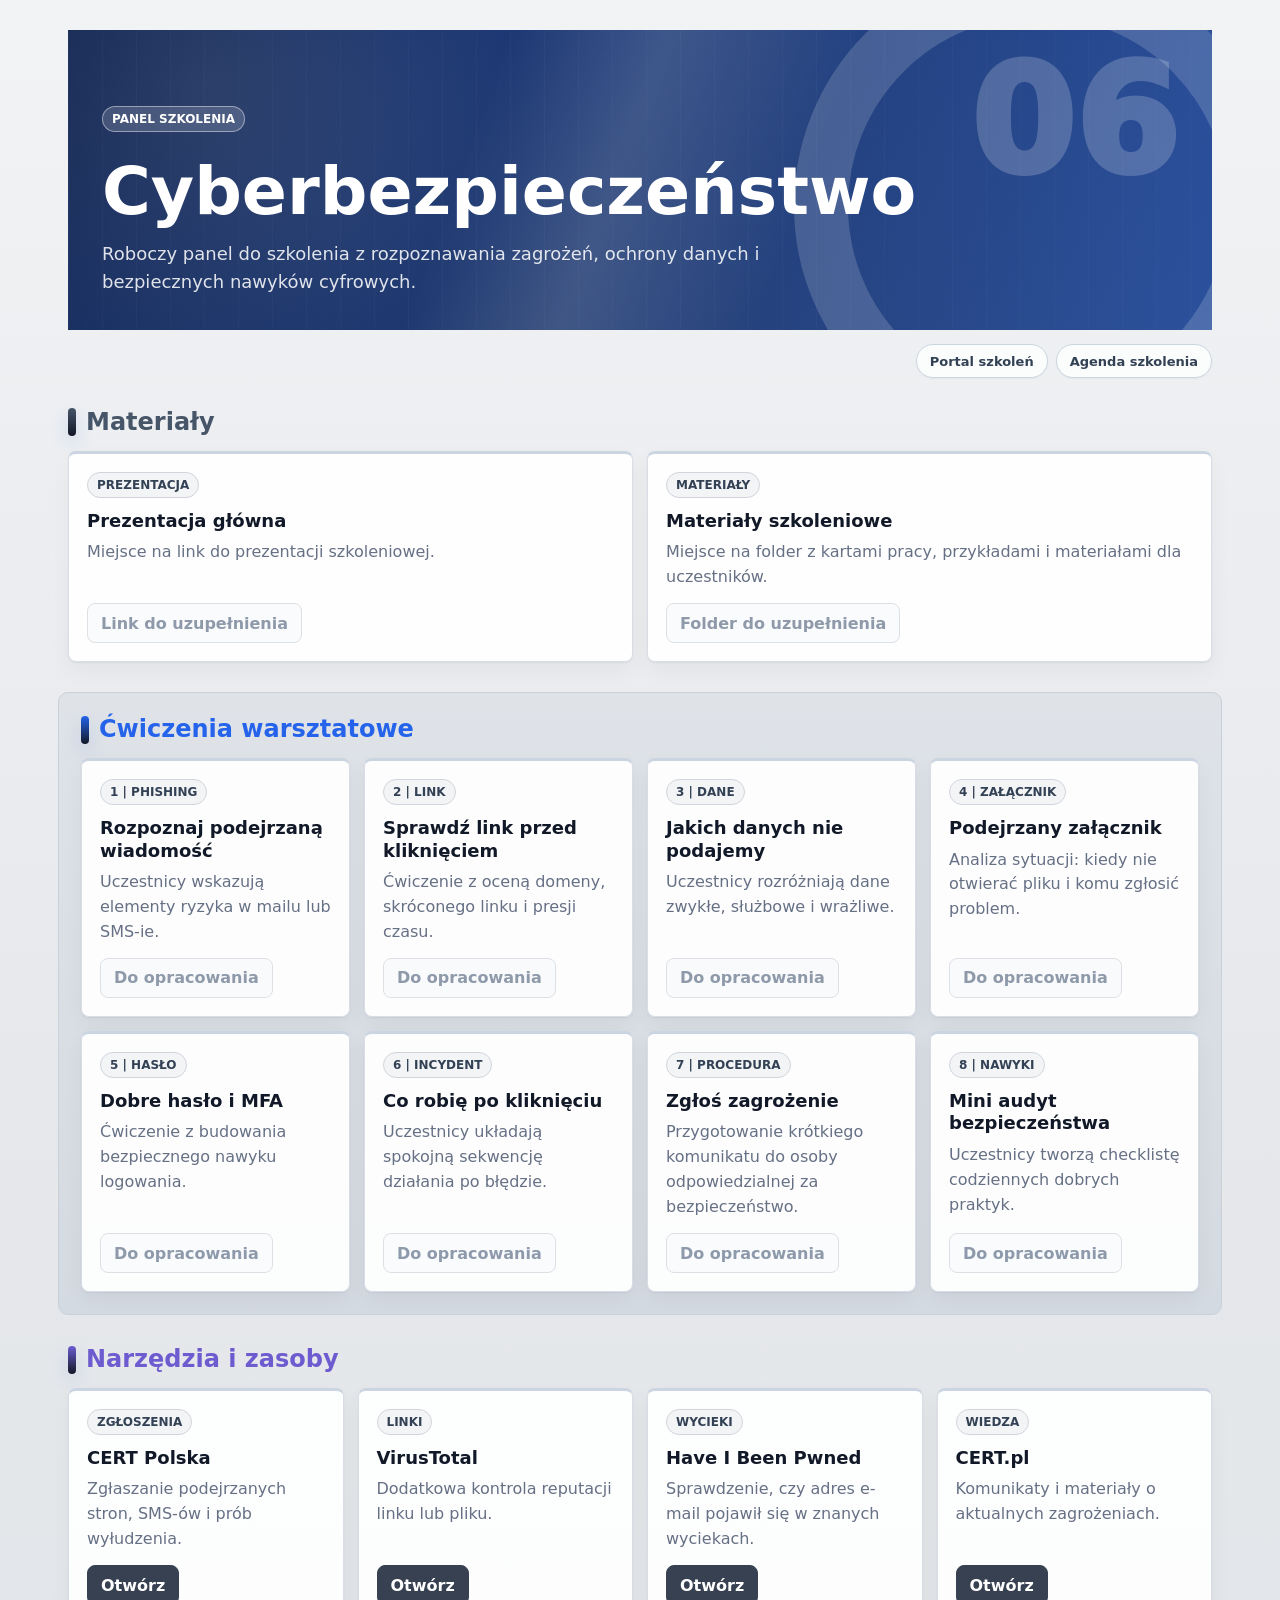
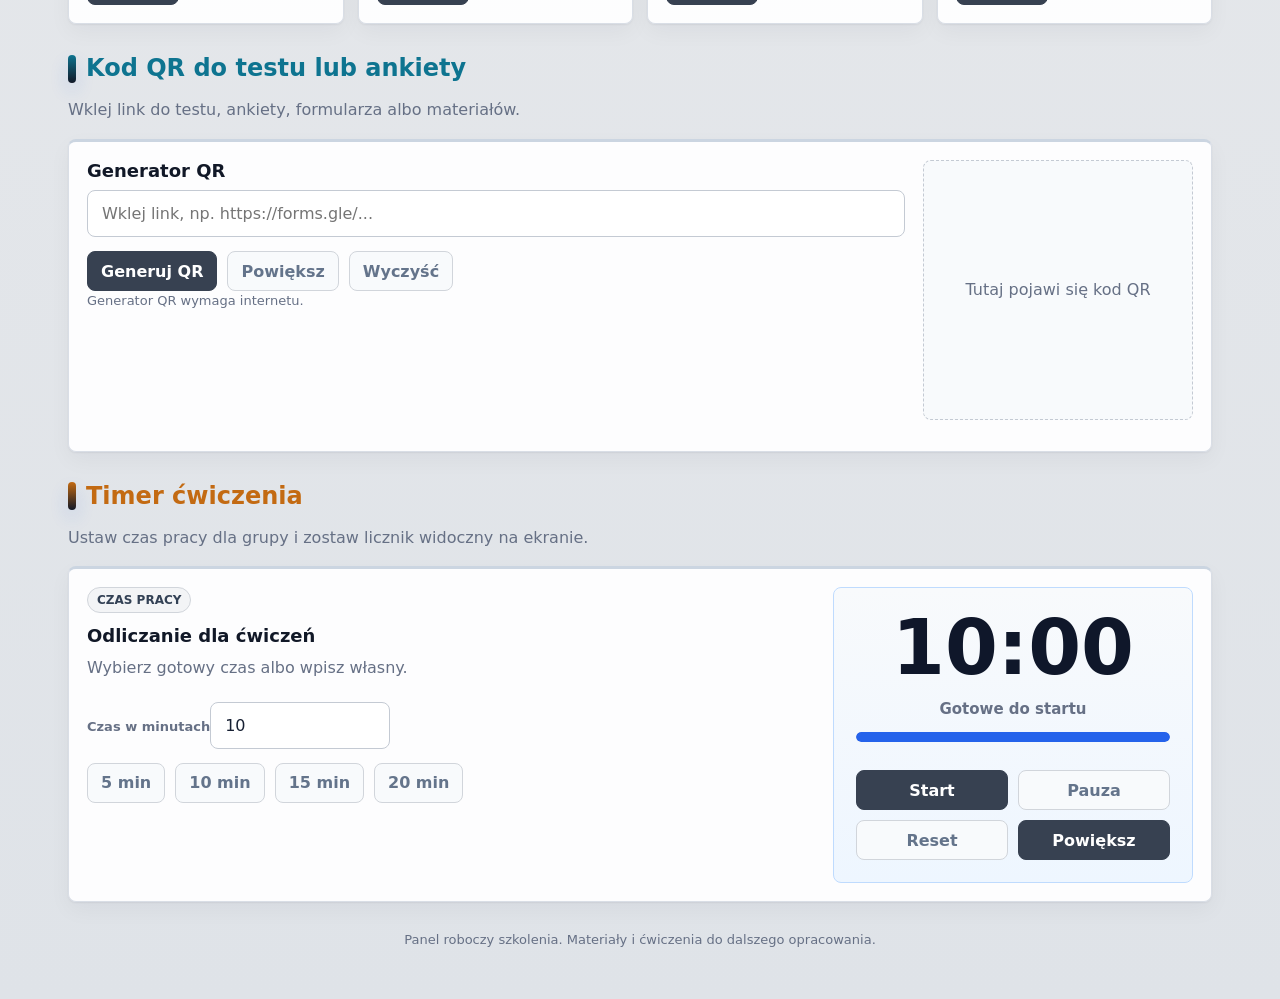
<file: panel-cyberbezpieczenstwo/index.html>
<!doctype html>
<html lang="pl">
<head>
<meta charset="utf-8">
<meta name="viewport" content="width=device-width, initial-scale=1">
<title>Cyberbezpieczeństwo</title>
<link rel="stylesheet" href="../training-panels/assets/panel.css">
<script src="../training-panels/assets/panel-data.js" defer></script>
<script src="../training-panels/assets/panel-render.js" defer></script>
<script src="../training-panels/assets/panel.js" defer></script>
</head>
<body data-panel="cyber"><div id="panelRoot"></div></body>
</html>
</file>
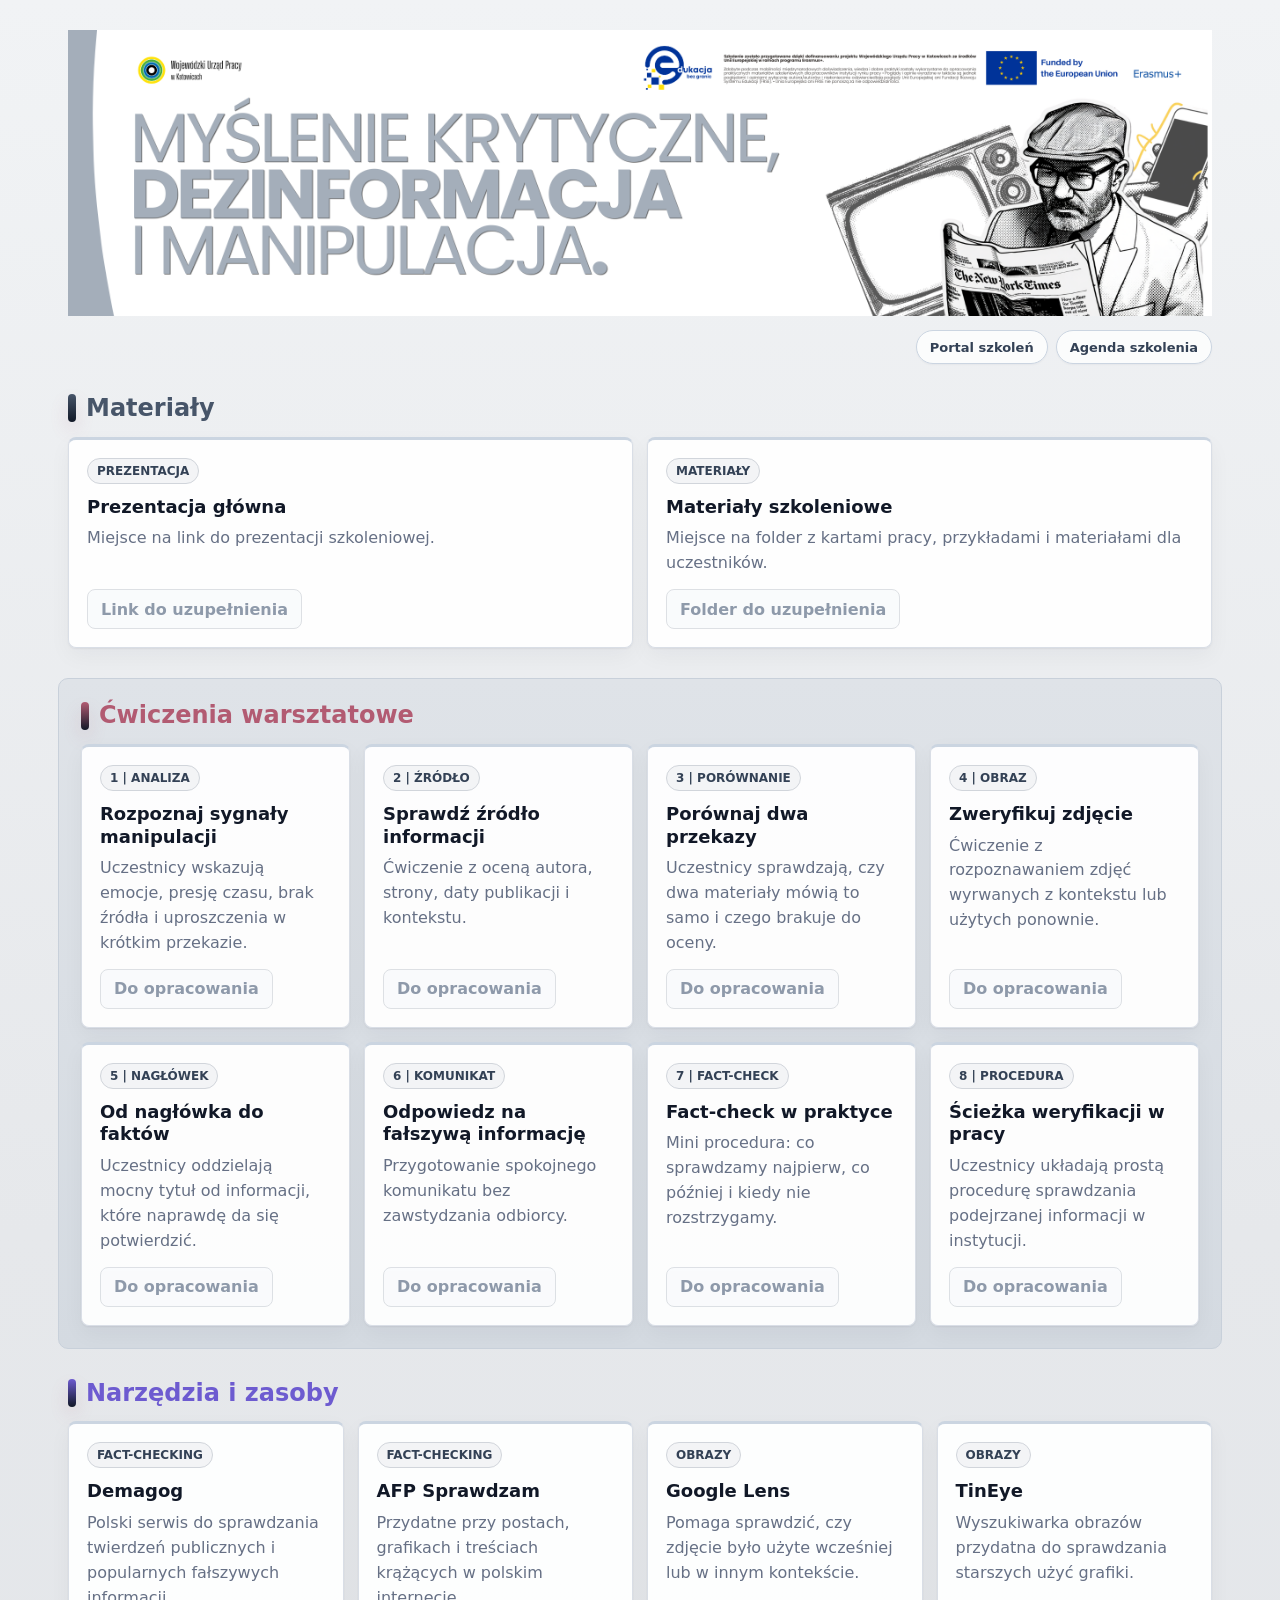
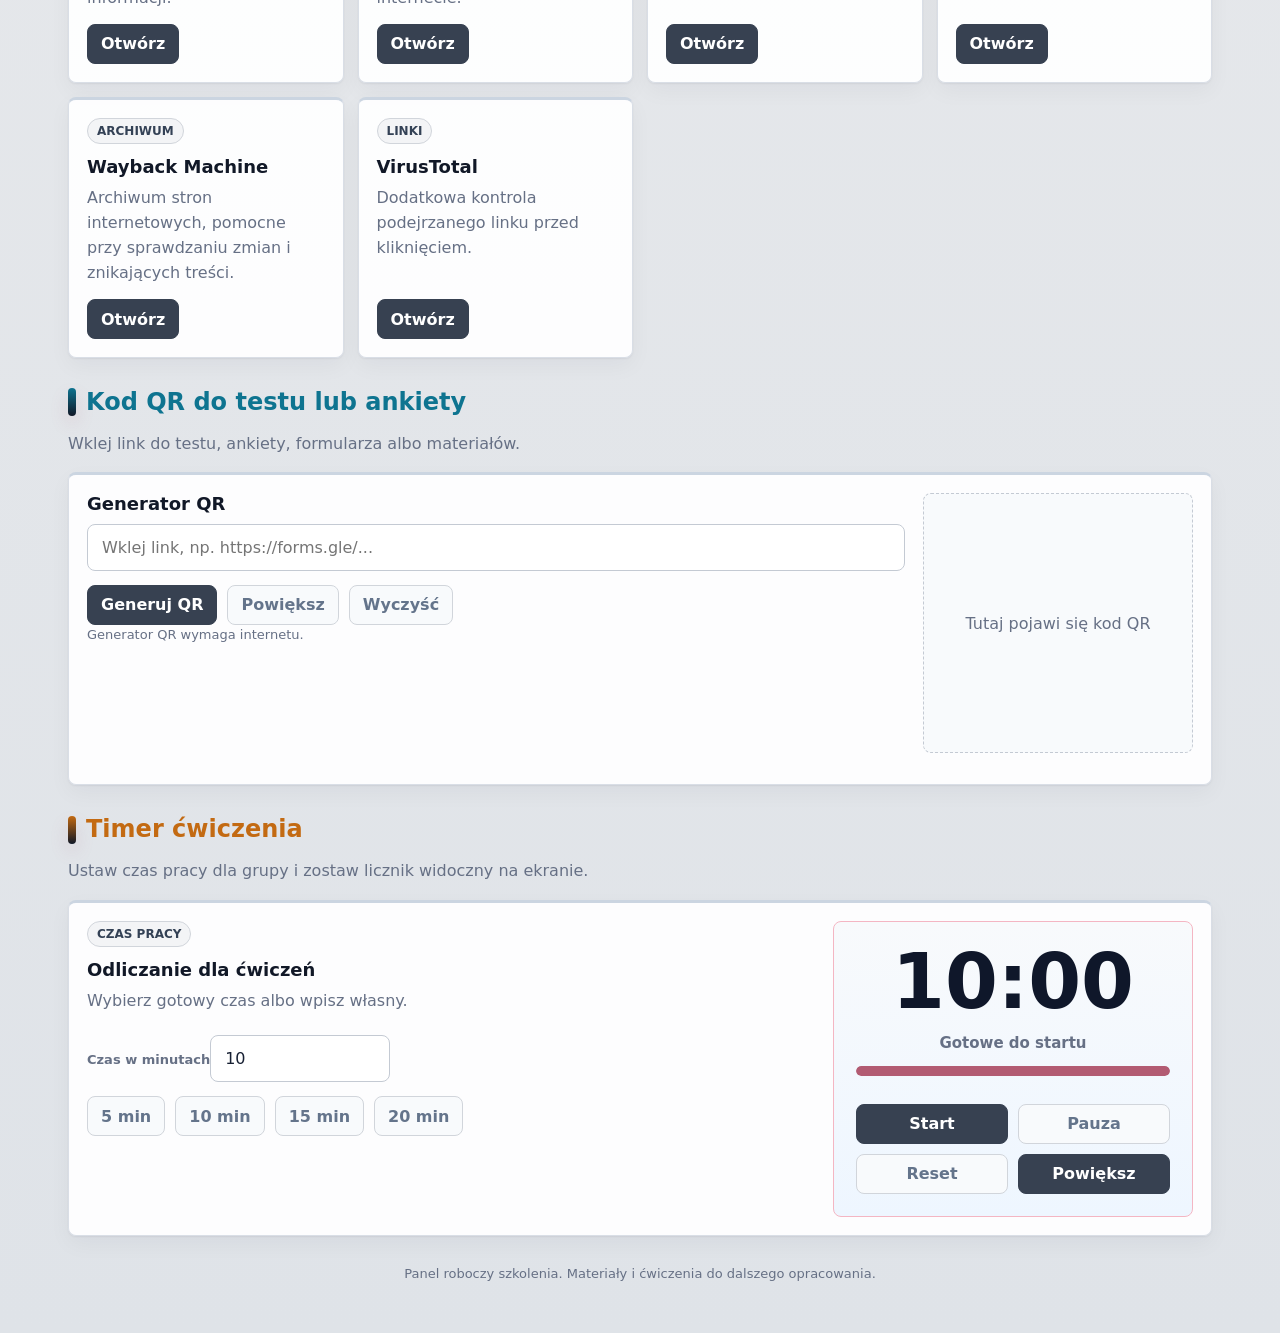
<file: panel-fake-news/index.html>
<!doctype html>
<html lang="pl">
<head>
<meta charset="utf-8">
<meta name="viewport" content="width=device-width, initial-scale=1">
<title>Fake newsy i krytyczne myślenie</title>
<link rel="stylesheet" href="../training-panels/assets/panel.css">
<script src="../training-panels/assets/panel-data.js" defer></script>
<script src="../training-panels/assets/panel-render.js" defer></script>
<script src="../training-panels/assets/panel.js" defer></script>
</head>
<body data-panel="fake-news"><div id="panelRoot"></div></body>
</html>
</file>
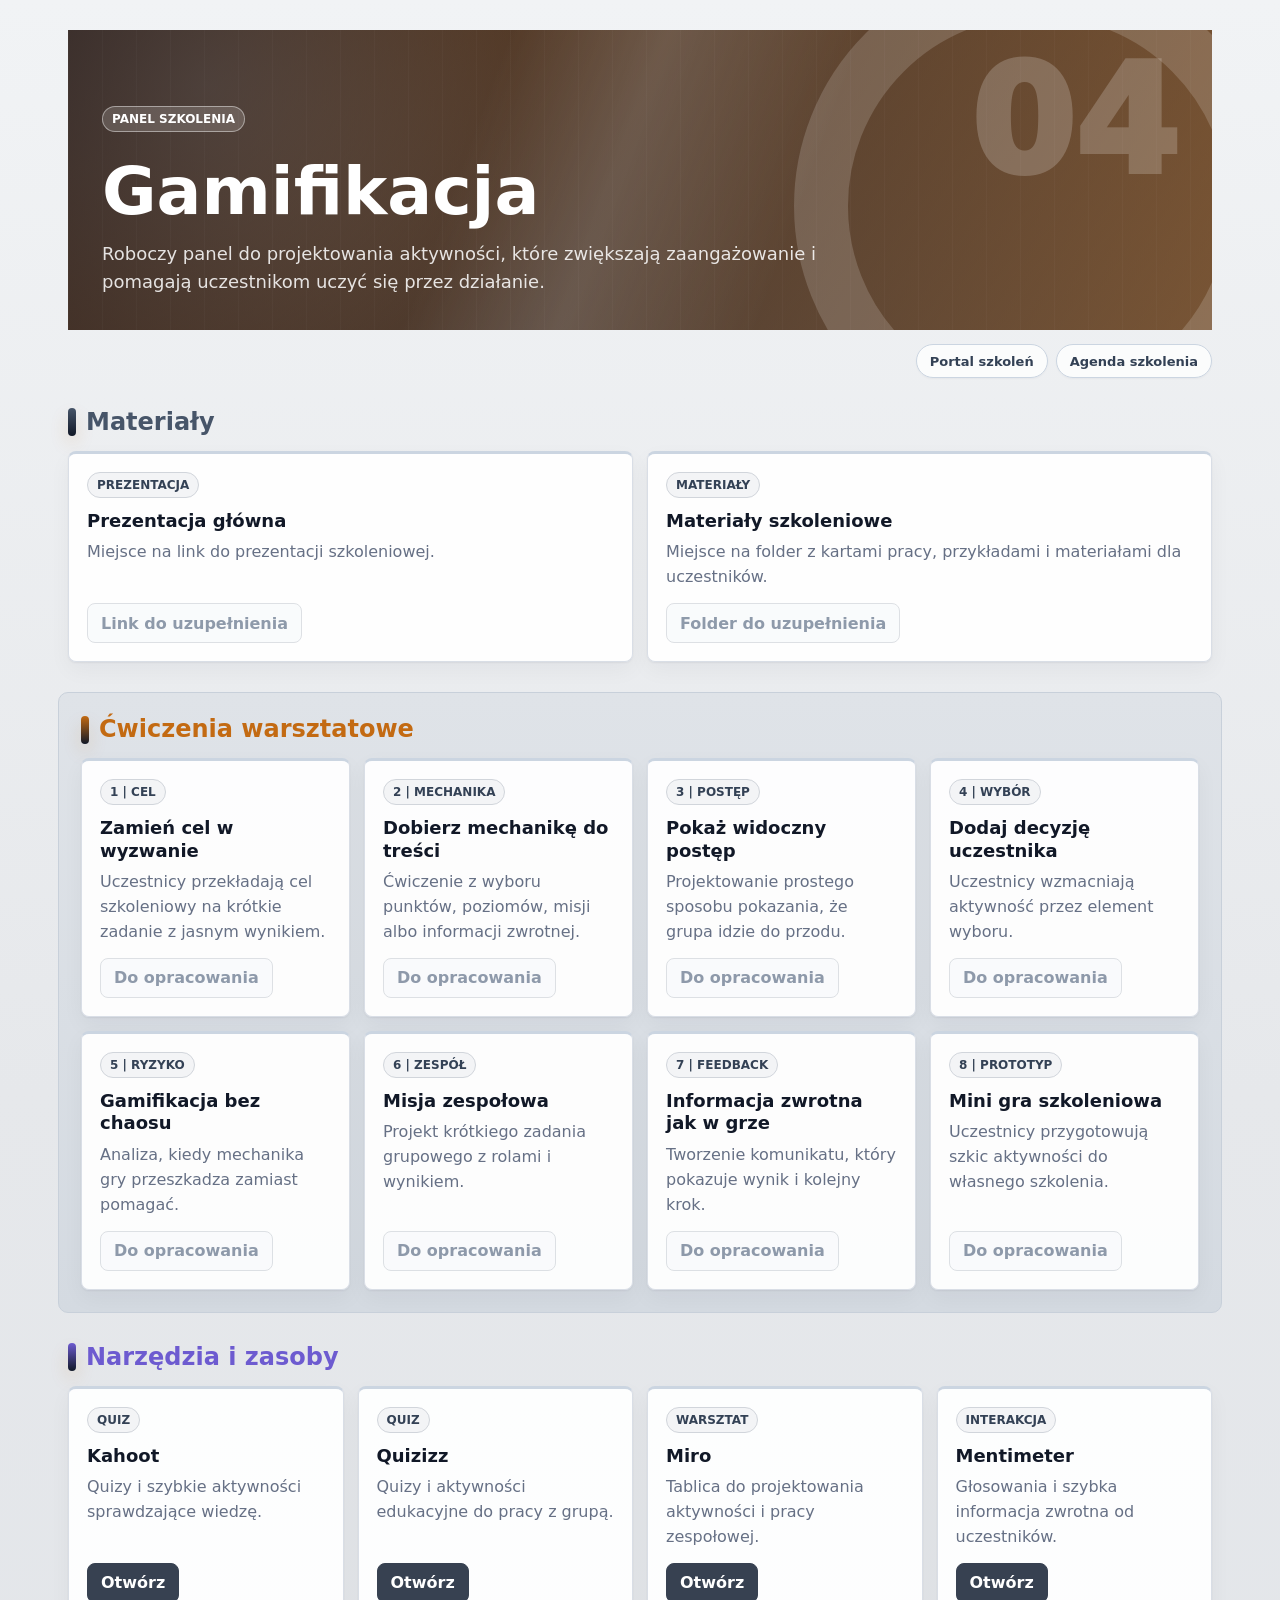
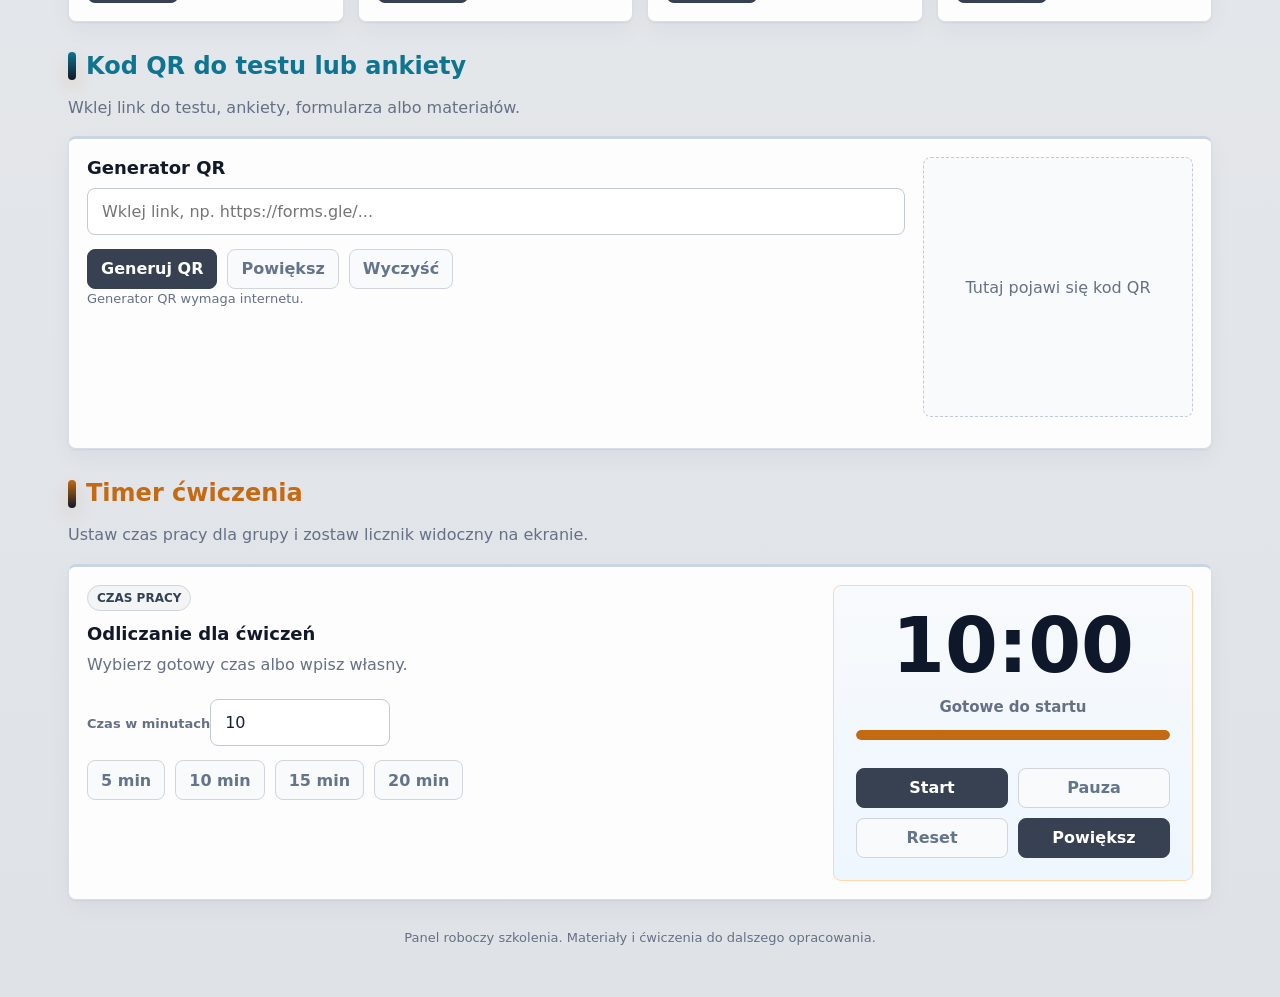
<file: panel-gamifikacja/index.html>
<!doctype html>
<html lang="pl">
<head>
<meta charset="utf-8">
<meta name="viewport" content="width=device-width, initial-scale=1">
<title>Gamifikacja</title>
<link rel="stylesheet" href="../training-panels/assets/panel.css">
<script src="../training-panels/assets/panel-data.js" defer></script>
<script src="../training-panels/assets/panel-render.js" defer></script>
<script src="../training-panels/assets/panel.js" defer></script>
</head>
<body data-panel="gamifikacja"><div id="panelRoot"></div></body>
</html>
</file>
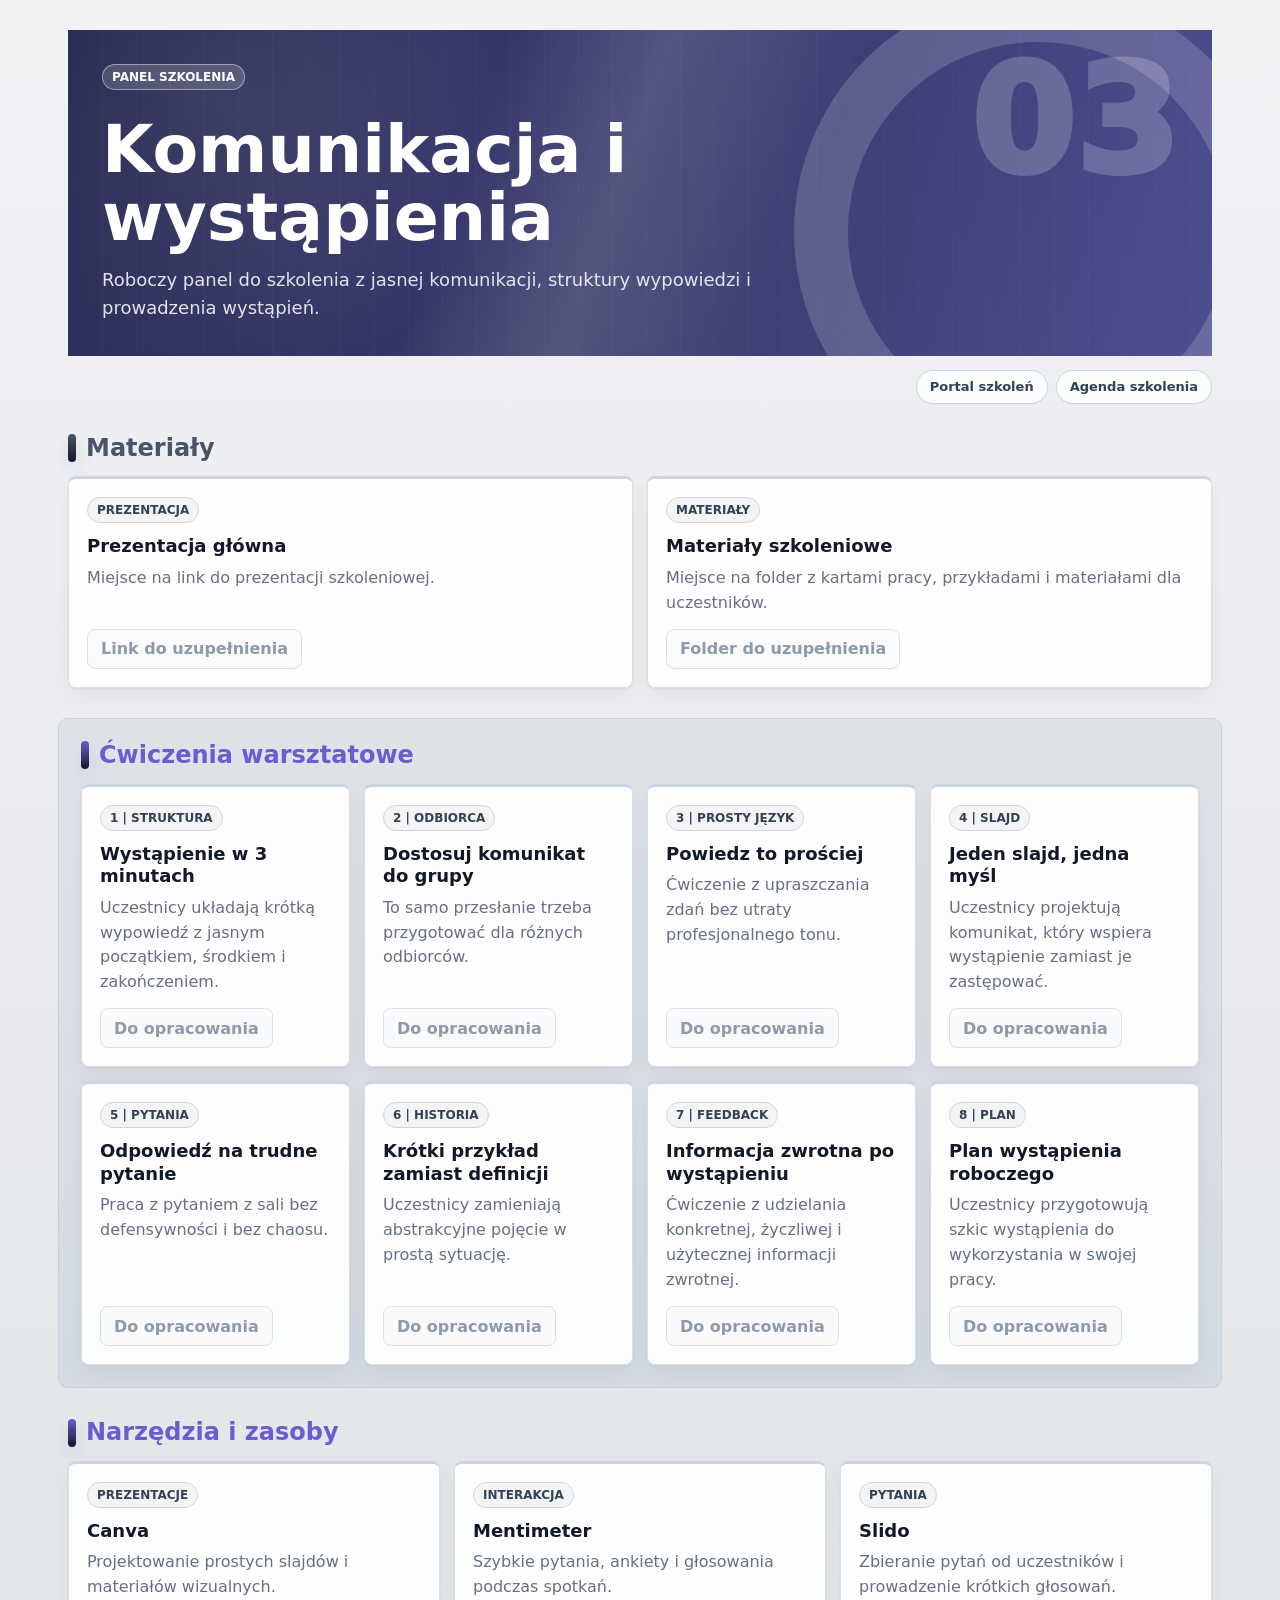
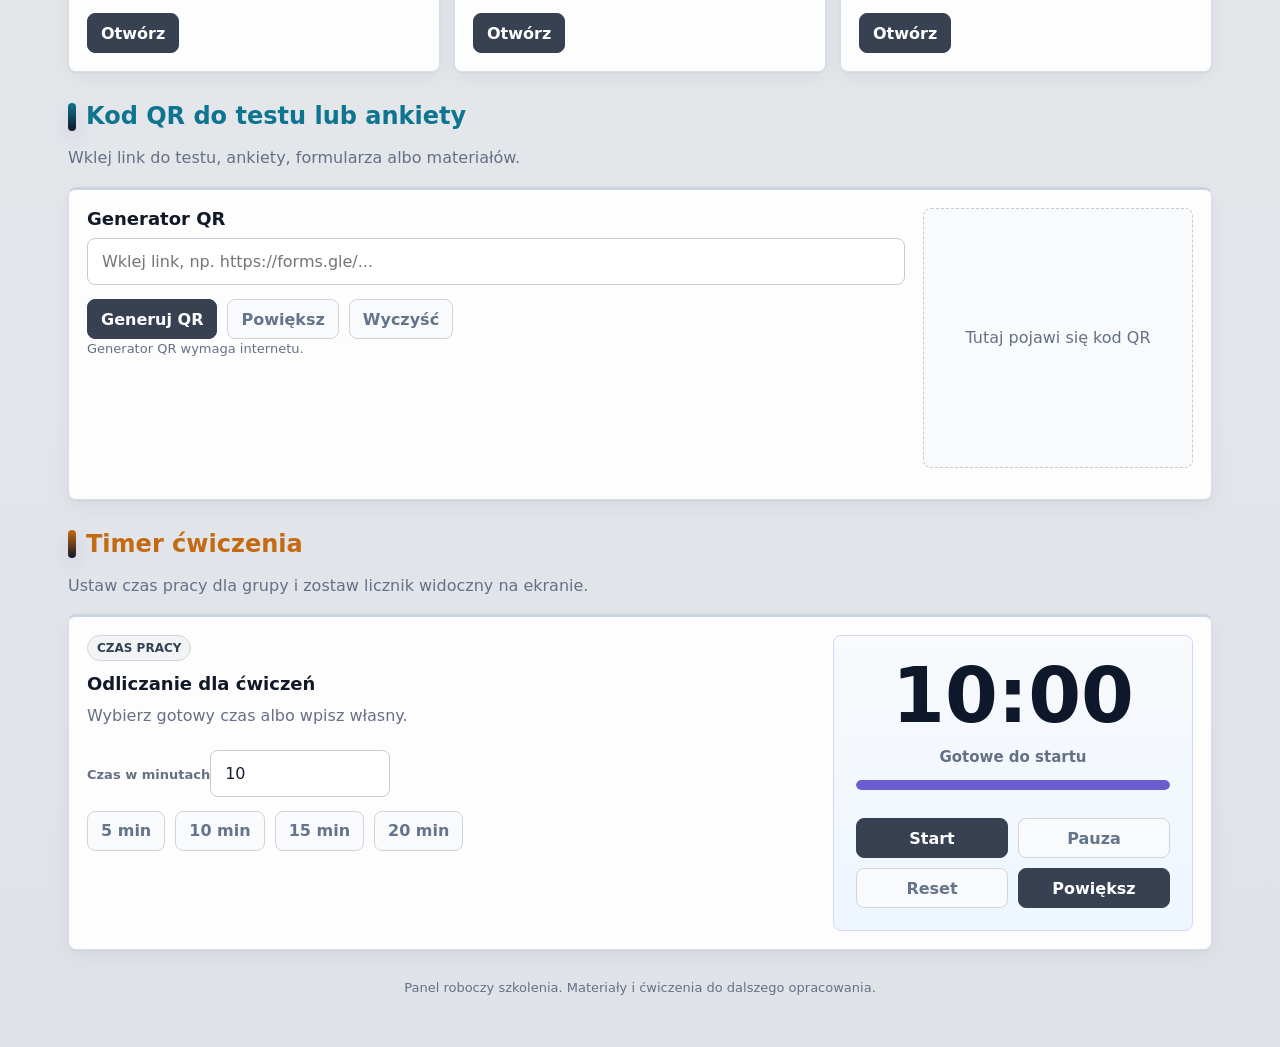
<file: panel-komunikacja/index.html>
<!doctype html>
<html lang="pl">
<head>
<meta charset="utf-8">
<meta name="viewport" content="width=device-width, initial-scale=1">
<title>Komunikacja i wystąpienia</title>
<link rel="stylesheet" href="../training-panels/assets/panel.css">
<script src="../training-panels/assets/panel-data.js" defer></script>
<script src="../training-panels/assets/panel-render.js" defer></script>
<script src="../training-panels/assets/panel.js" defer></script>
</head>
<body data-panel="komunikacja"><div id="panelRoot"></div></body>
</html>
</file>
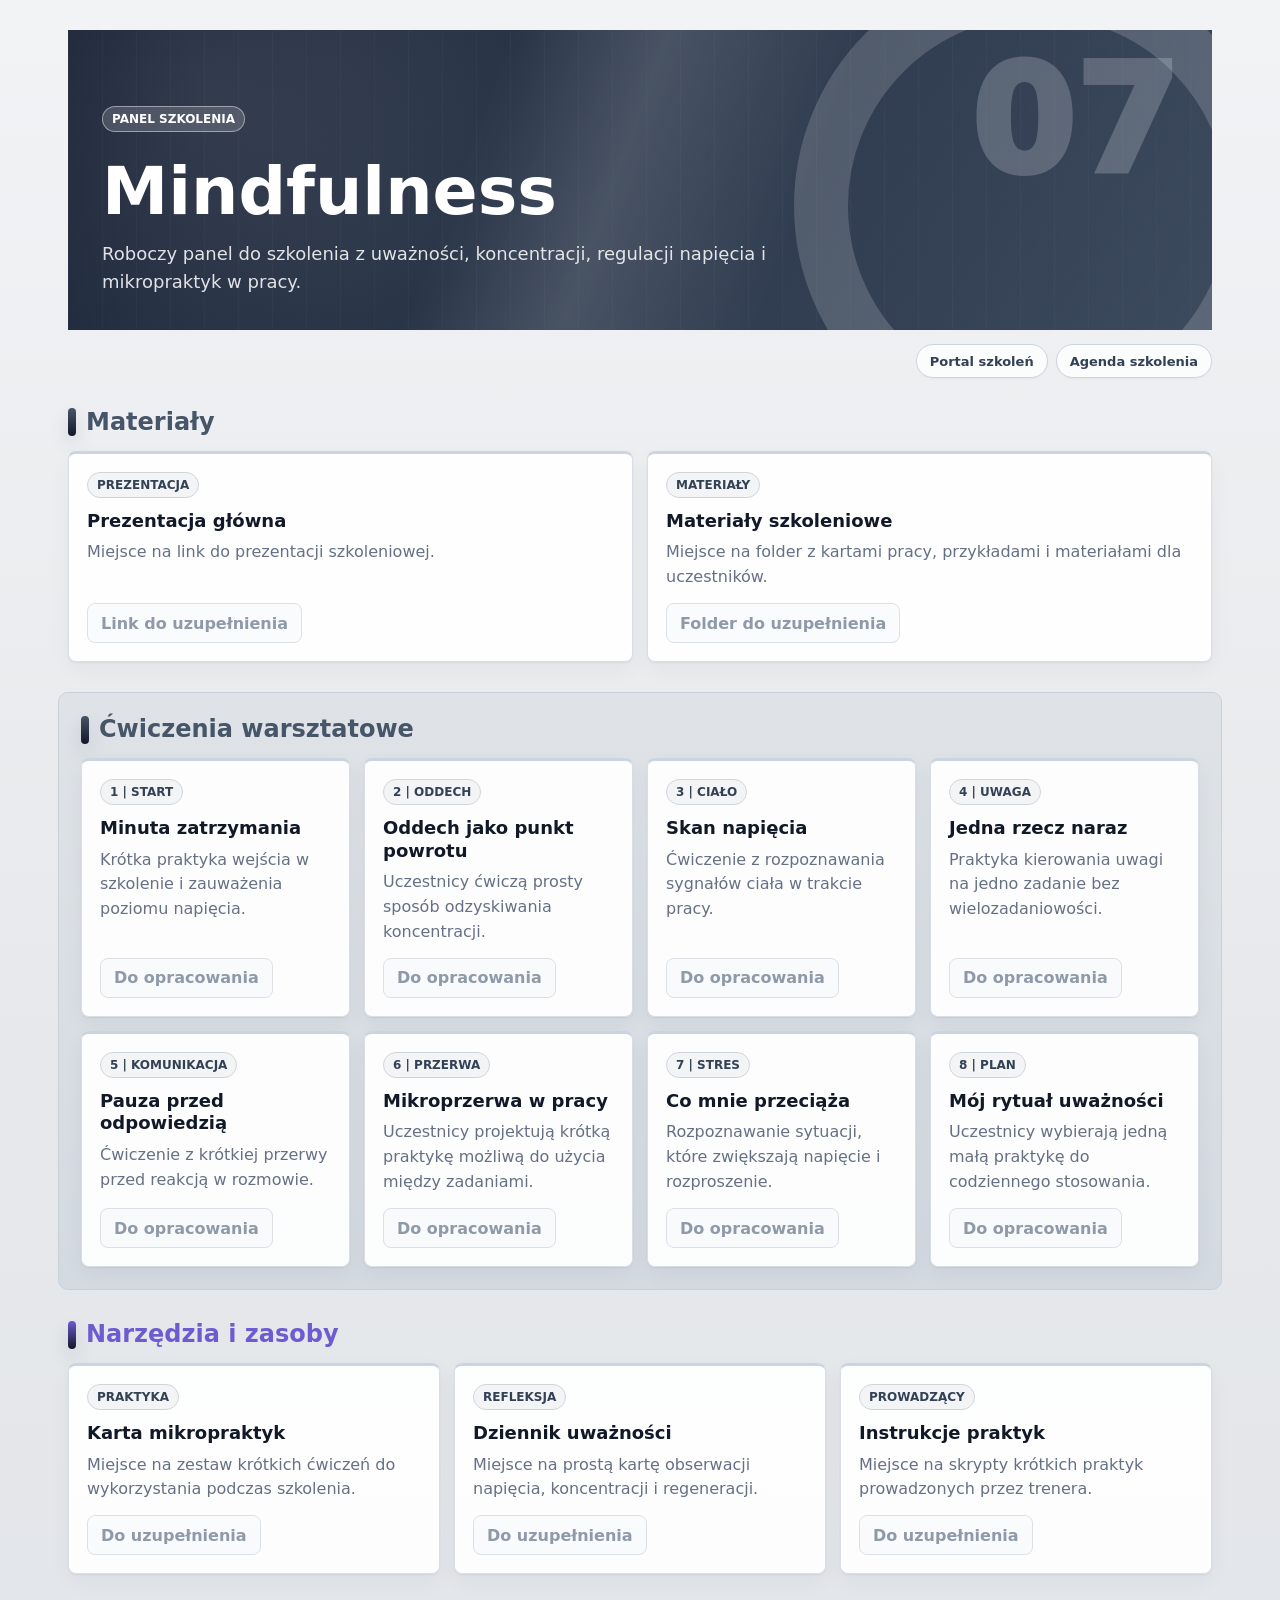
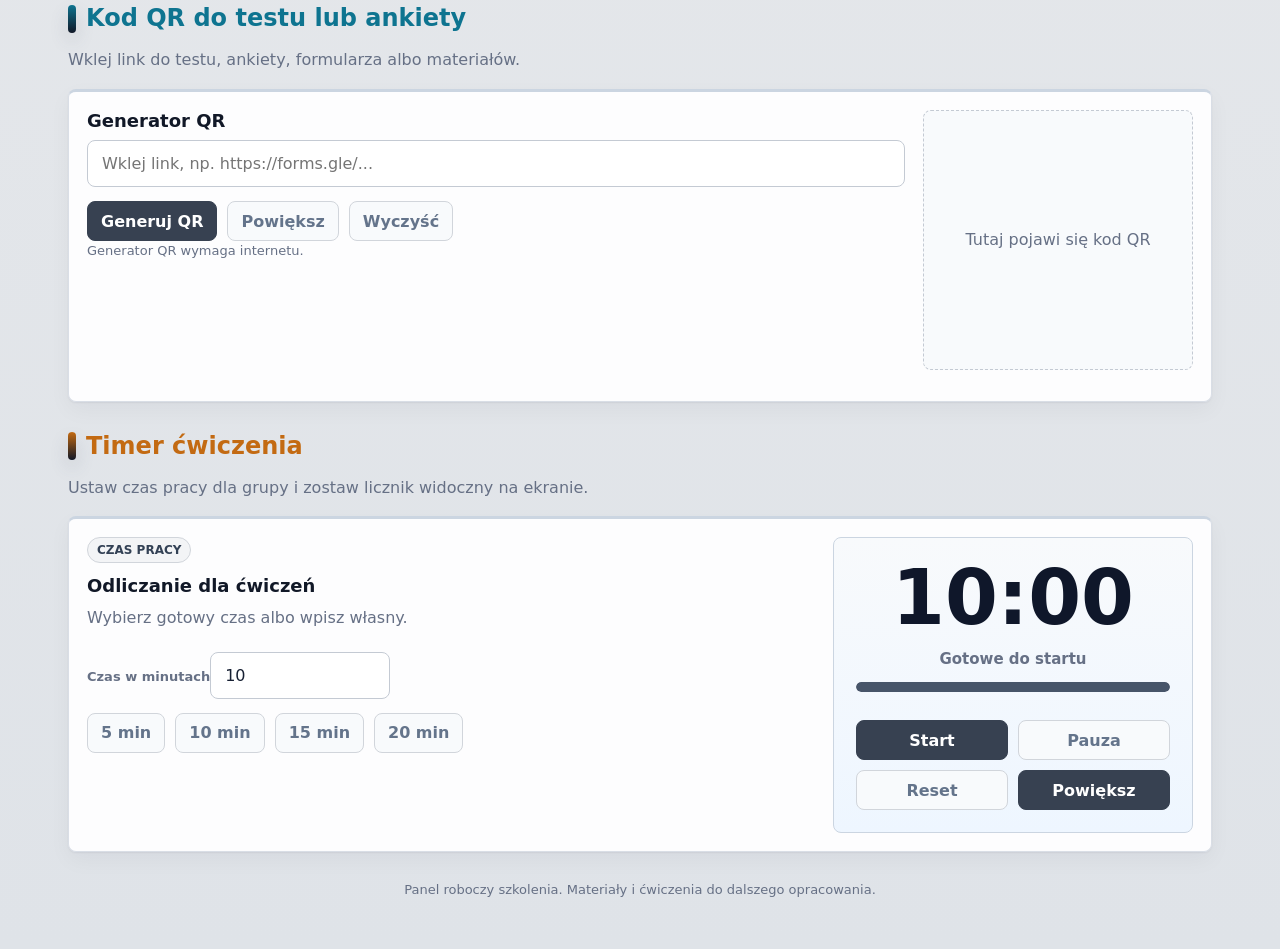
<file: panel-mindfulness/index.html>
<!doctype html>
<html lang="pl">
<head>
<meta charset="utf-8">
<meta name="viewport" content="width=device-width, initial-scale=1">
<title>Mindfulness</title>
<link rel="stylesheet" href="../training-panels/assets/panel.css">
<script src="../training-panels/assets/panel-data.js" defer></script>
<script src="../training-panels/assets/panel-render.js" defer></script>
<script src="../training-panels/assets/panel.js" defer></script>
</head>
<body data-panel="mindfulness"><div id="panelRoot"></div></body>
</html>
</file>
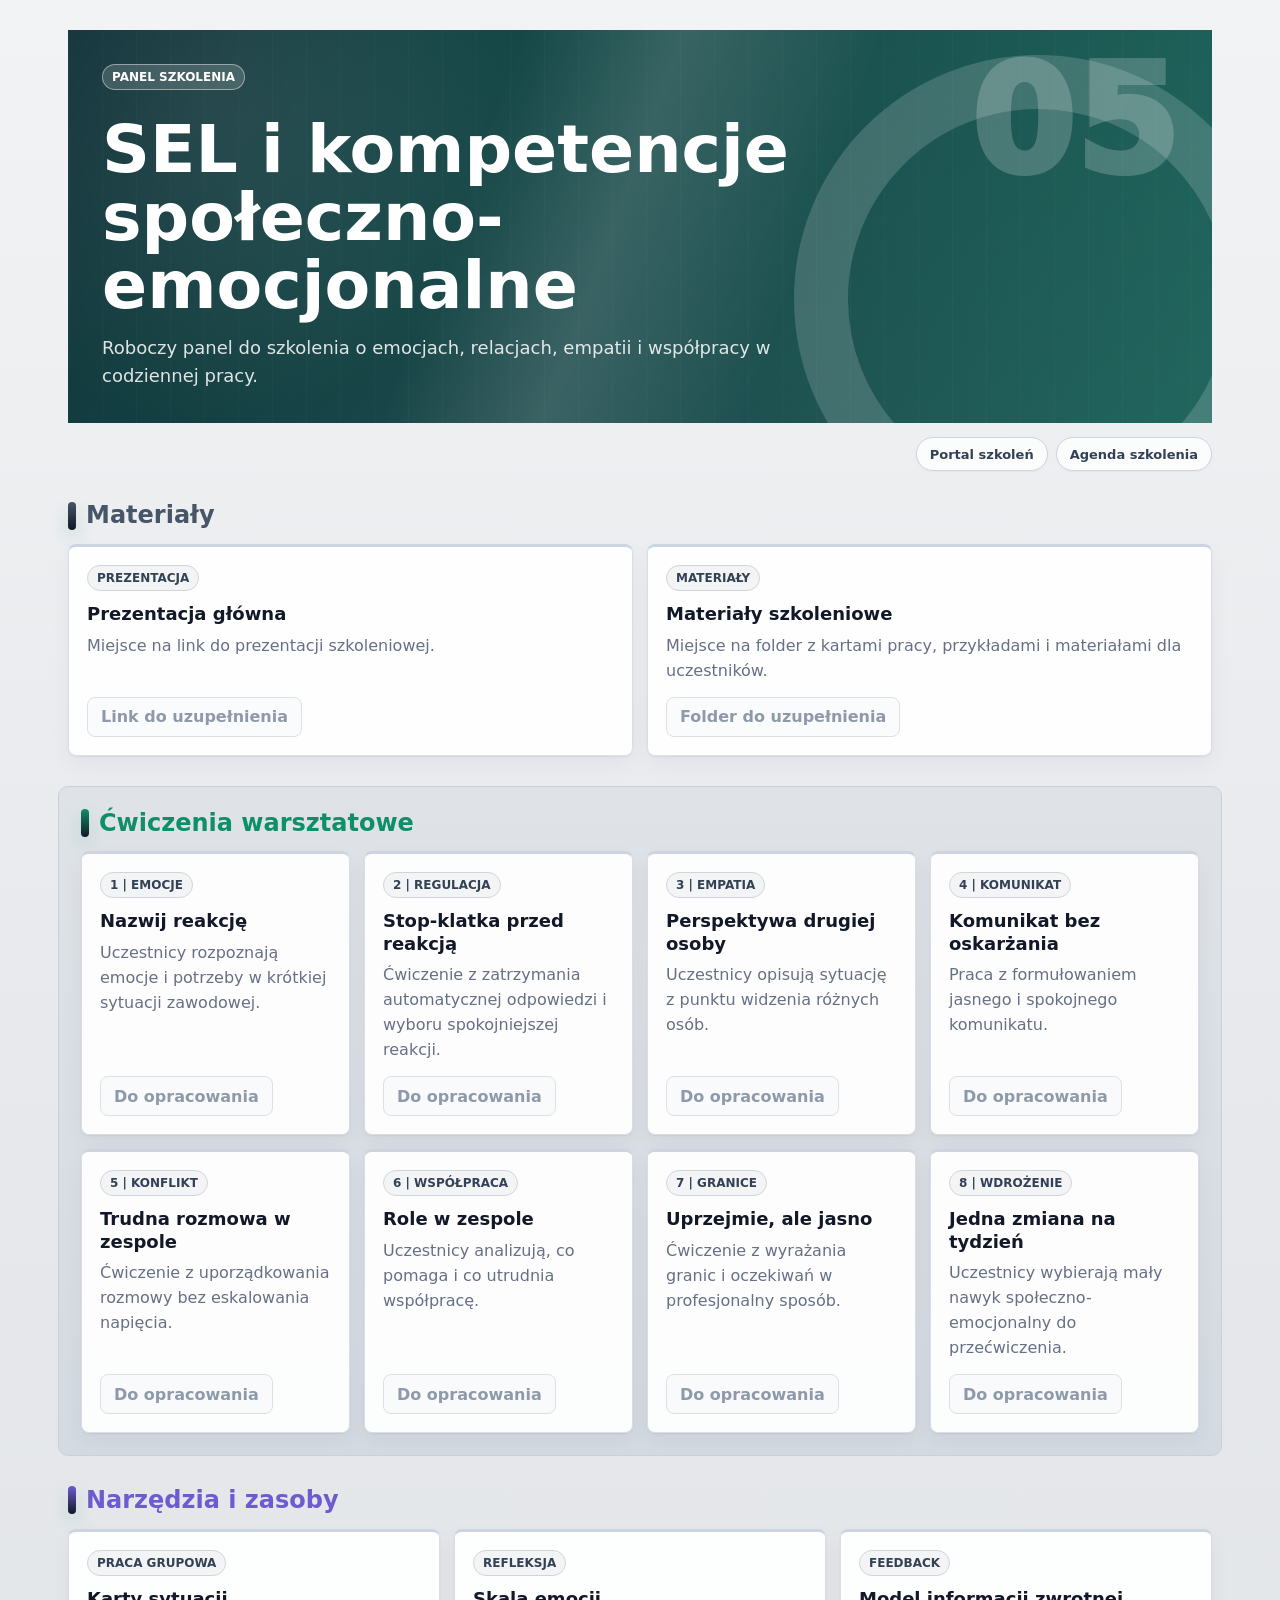
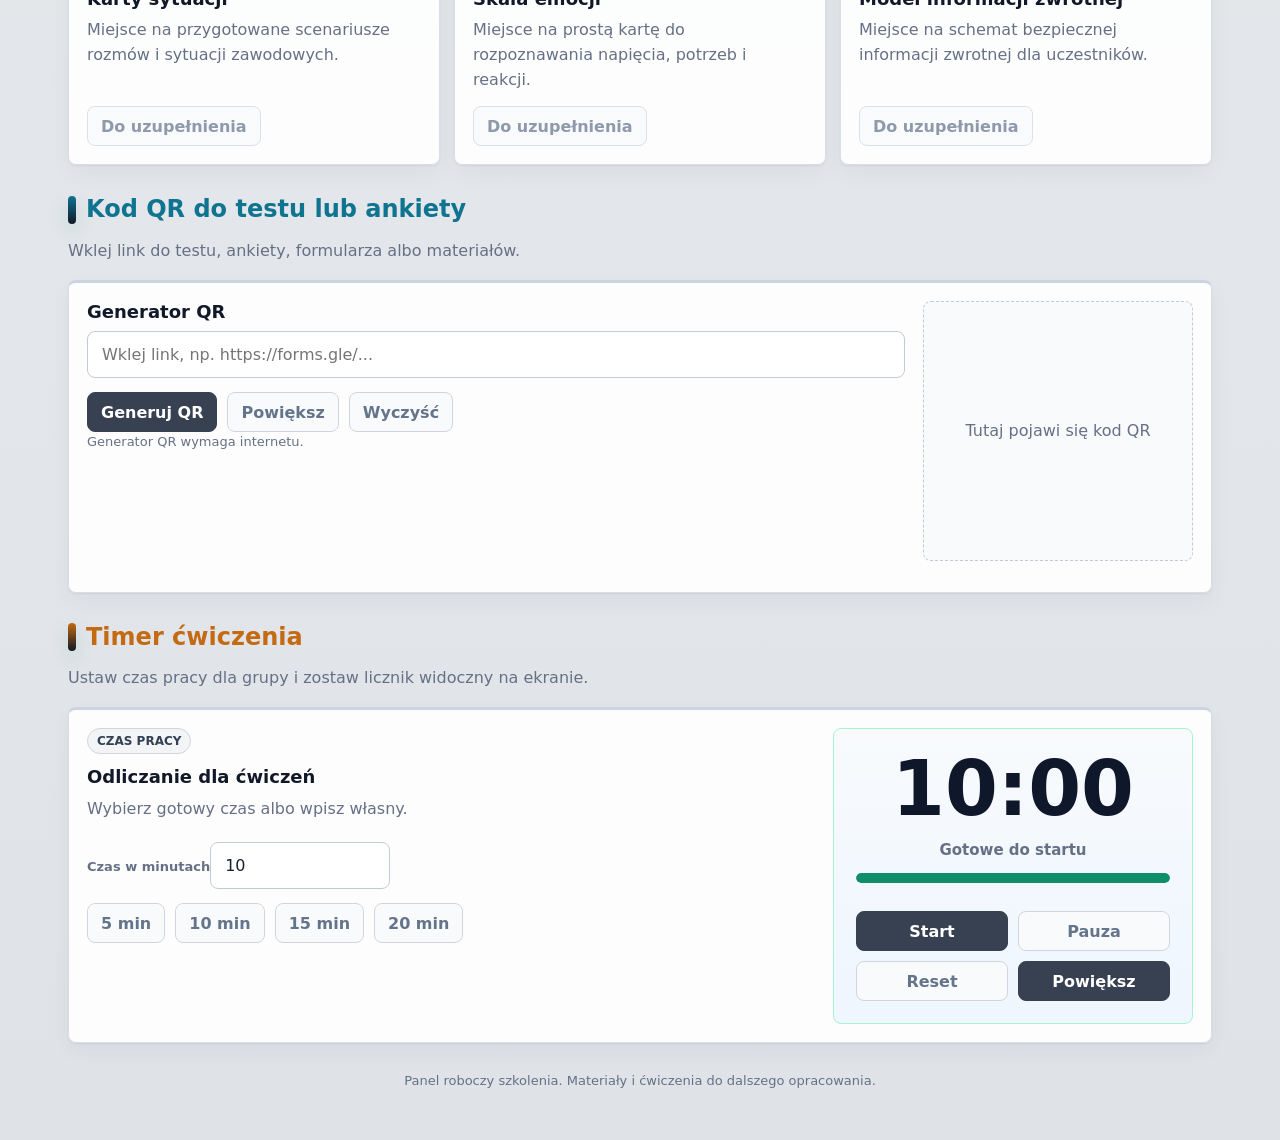
<file: panel-sel/index.html>
<!doctype html>
<html lang="pl">
<head>
<meta charset="utf-8">
<meta name="viewport" content="width=device-width, initial-scale=1">
<title>SEL i kompetencje społeczno-emocjonalne</title>
<link rel="stylesheet" href="../training-panels/assets/panel.css">
<script src="../training-panels/assets/panel-data.js" defer></script>
<script src="../training-panels/assets/panel-render.js" defer></script>
<script src="../training-panels/assets/panel.js" defer></script>
</head>
<body data-panel="sel"><div id="panelRoot"></div></body>
</html>
</file>
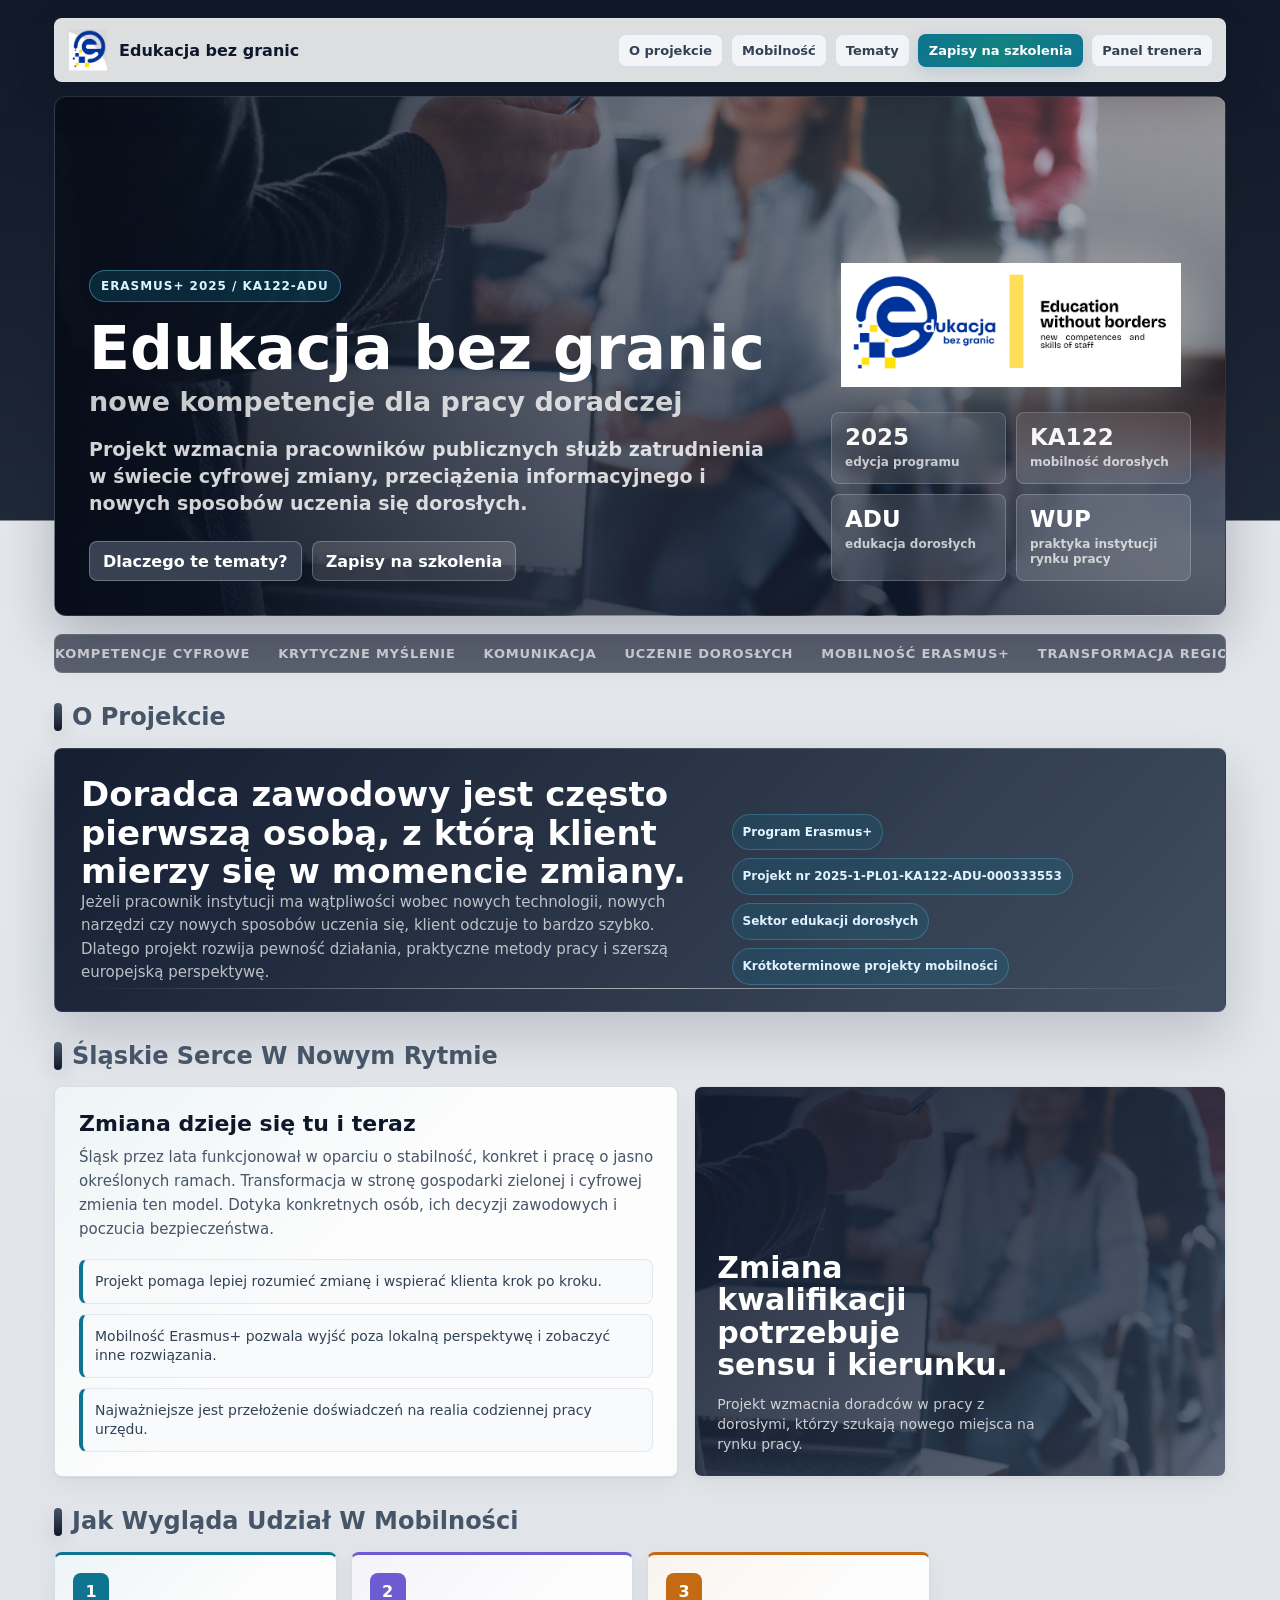
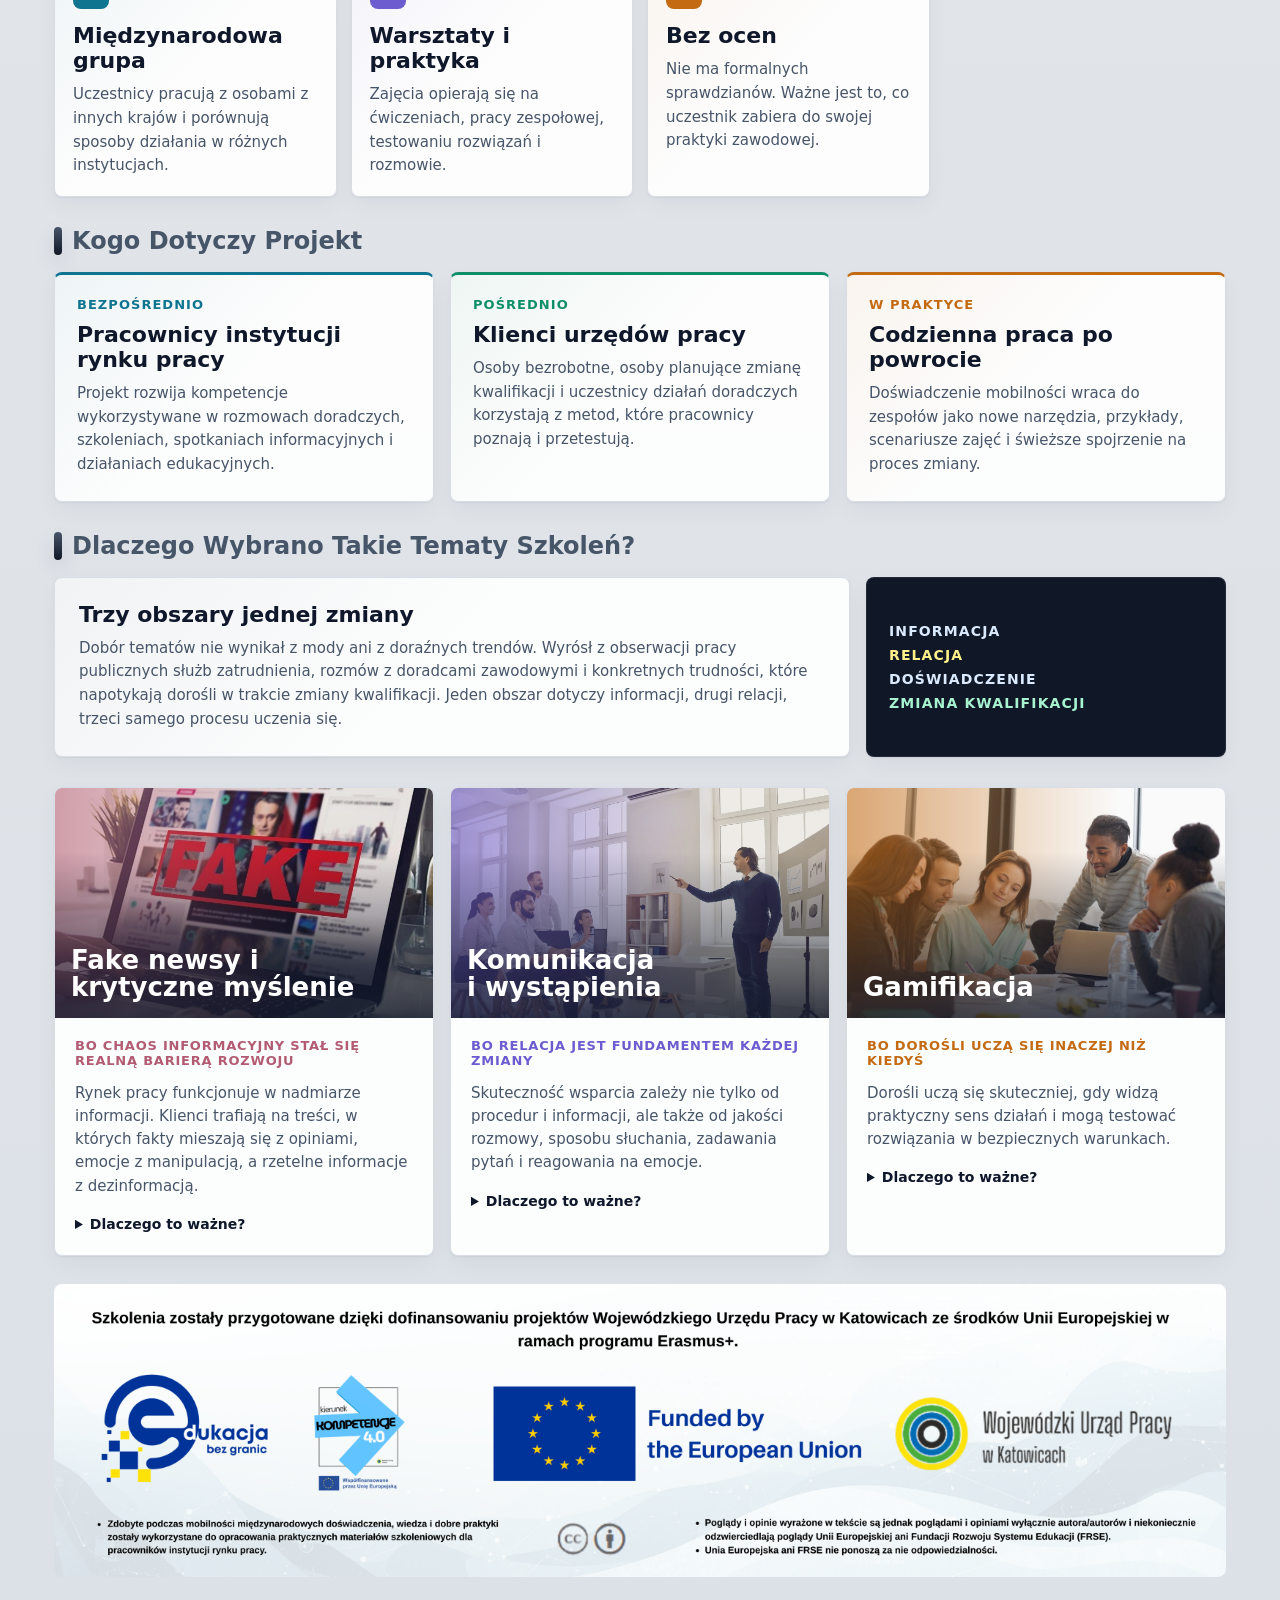
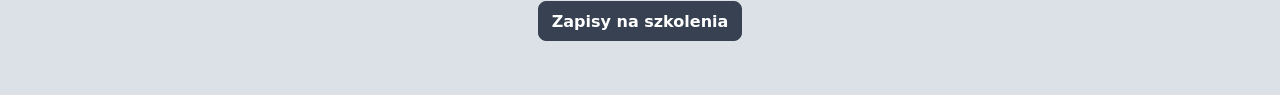
<file: projekt.html>
<!doctype html>
<html lang="pl">
<head>
<meta charset="utf-8">
<meta name="viewport" content="width=device-width, initial-scale=1">
<title>Edukacja bez granic - o projekcie</title>
<link rel="stylesheet" href="assets/portal.css">
<style>
  :root {
    --project-dark: #101827;
    --project-panel: rgba(255, 255, 255, .92);
    --project-glass: rgba(255, 255, 255, .14);
    --project-cyan: #0e7490;
    --project-violet: #6d5bd0;
    --project-rose: #b25b72;
    --project-amber: #c36a12;
  }

  body {
    background:
      linear-gradient(180deg, #111827 0, #202938 520px, #e4e7eb 521px, #dce1e7 100%);
  }

  .project-wrap {
    max-width: 1220px;
    margin: 0 auto;
    padding: 18px 24px 54px;
  }

  .project-topbar {
    position: sticky;
    top: 12px;
    z-index: 20;
    display: flex;
    align-items: center;
    justify-content: space-between;
    gap: 14px;
    margin-bottom: 14px;
    padding: 10px 12px;
    background: rgba(255, 255, 255, .86);
    border: 1px solid rgba(226, 232, 240, .72);
    border-radius: 8px;
    box-shadow: 0 16px 40px rgba(15, 23, 42, .16);
    backdrop-filter: blur(18px);
  }

  .topbar-brand {
    display: inline-flex;
    align-items: center;
    gap: 10px;
    min-width: 0;
    color: #0f172a;
    font-weight: 850;
    text-decoration: none;
  }

  .topbar-brand img {
    width: 42px;
    height: 42px;
    object-fit: contain;
  }

  .topbar-brand span {
    overflow: hidden;
    text-overflow: ellipsis;
    white-space: nowrap;
  }

  .project-nav {
    display: flex;
    flex-wrap: wrap;
    gap: 8px;
    justify-content: flex-end;
  }

  .project-nav a {
    padding: 8px 10px;
    color: #334155;
    background: rgba(248, 250, 252, .84);
    border: 1px solid rgba(203, 213, 225, .72);
    border-radius: 8px;
    font-size: 13px;
    font-weight: 750;
    text-decoration: none;
    transition: color .2s ease, background .2s ease, transform .2s ease;
  }

  .project-nav a:hover {
    color: #0f172a;
    background: #fff;
    transform: translateY(-1px);
  }

  .project-nav a.nav-signups {
    position: relative;
    overflow: hidden;
    color: #fff;
    background: linear-gradient(110deg, #0e7490, #12827f 52%, #0e7490);
    border-color: rgba(14, 116, 144, .72);
    box-shadow: 0 5px 16px rgba(14, 116, 144, .18);
    animation: navSignupsPulse 4.8s ease-in-out infinite;
  }

  .project-nav a.nav-signups::after {
    content: "";
    position: absolute;
    inset: -45% -30%;
    background: linear-gradient(110deg, transparent 36%, rgba(255, 255, 255, .52) 50%, transparent 64%);
    transform: translateX(-115%);
    animation: navSignupsSweep 4.8s ease-in-out infinite;
    pointer-events: none;
  }

  .project-nav a.nav-signups:hover {
    color: #fff;
    background: linear-gradient(110deg, #0b647b, #0f766e 52%, #0b647b);
    border-color: rgba(14, 116, 144, .88);
    box-shadow: 0 8px 22px rgba(14, 116, 144, .28);
  }

  @keyframes navSignupsPulse {
    0%, 58%, 100% {
      box-shadow: 0 5px 16px rgba(14, 116, 144, .16);
    }

    72% {
      box-shadow: 0 7px 24px rgba(14, 116, 144, .34);
    }
  }

  @keyframes navSignupsSweep {
    0%, 54% {
      opacity: 0;
      transform: translateX(-115%);
    }

    64% {
      opacity: .72;
    }

    80%, 100% {
      opacity: 0;
      transform: translateX(115%);
    }
  }

  .project-hero {
    position: relative;
    overflow: hidden;
    display: grid;
    min-height: 520px;
    align-items: end;
    padding: 34px;
    background:
      linear-gradient(90deg, rgba(6, 12, 24, .82) 0%, rgba(15, 23, 42, .62) 42%, rgba(15, 23, 42, .14) 100%),
      linear-gradient(180deg, rgba(15, 23, 42, .05) 0%, rgba(15, 23, 42, .68) 100%),
      url("grafiki/projekt-hero.png") center / cover no-repeat;
    border: 1px solid rgba(255, 255, 255, .15);
    border-radius: 12px;
    box-shadow: 0 22px 56px rgba(15, 23, 42, .26);
  }

  .project-hero::before {
    content: "";
    position: absolute;
    inset: -45% -72%;
    background: linear-gradient(110deg, transparent 40%, rgba(255, 255, 255, .38) 50%, transparent 60%);
    opacity: .22;
    animation: heroSweep 11s ease-in-out infinite;
    pointer-events: none;
  }

  .project-hero::after {
    content: "";
    position: absolute;
    inset: 0;
    background: radial-gradient(circle at 82% 18%, rgba(255, 255, 255, .13), transparent 32%);
    pointer-events: none;
  }

  @keyframes heroSweep {
    0%, 44% {
      transform: translateX(-58%) rotate(8deg);
      opacity: 0;
    }

    58% {
      opacity: .5;
    }

    100% {
      transform: translateX(58%) rotate(8deg);
      opacity: 0;
    }
  }

  .hero-content {
    position: relative;
    z-index: 1;
    display: grid;
    grid-template-columns: minmax(0, 1fr) minmax(250px, 360px);
    gap: 24px;
    align-items: end;
  }

  .project-kicker {
    display: inline-flex;
    width: fit-content;
    margin-bottom: 18px;
    padding: 8px 11px;
    color: #d9f5ff;
    background: rgba(14, 116, 144, .26);
    border: 1px solid rgba(125, 211, 252, .38);
    border-radius: 999px;
    font-size: 12px;
    font-weight: 850;
    letter-spacing: .08em;
    text-transform: uppercase;
  }

  .project-hero h1 {
    max-width: 720px;
    margin: 0 0 18px;
    color: #fff;
    font-size: 60px;
    line-height: .95;
    letter-spacing: 0;
    text-wrap: balance;
  }

  .project-hero h1 span {
    display: block;
    margin-top: 10px;
    color: rgba(255, 255, 255, .78);
    font-size: 27px;
    line-height: 1.14;
    font-weight: 680;
  }

  .project-lead {
    max-width: 680px;
    margin: 0 0 24px;
    color: rgba(255, 255, 255, .82);
    font-size: 19px;
    line-height: 1.42;
    font-weight: 620;
  }

  .project-actions {
    display: flex;
    flex-wrap: wrap;
    gap: 10px;
  }

  .project-hero .btn {
    border-color: rgba(255, 255, 255, .28);
  }

  .project-hero .btn.light {
    color: #fff;
    background: rgba(255, 255, 255, .13);
    border-color: rgba(255, 255, 255, .24);
  }

  .hero-side {
    display: grid;
    gap: 12px;
  }

  .project-logo-panel {
    position: relative;
    display: grid;
    place-items: center;
    min-height: 150px;
    padding: 4px 0;
    background: transparent;
    border: 0;
    border-radius: 0;
    box-shadow: none;
  }

  .project-logo-panel img {
    position: relative;
    z-index: 1;
    width: min(340px, 100%);
    height: auto;
    filter: drop-shadow(0 12px 28px rgba(0, 0, 0, .36));
  }

  .project-logo-panel::before {
    content: "";
    position: absolute;
    inset: 12px -8px;
    background: rgba(255, 255, 255, .72);
    border-radius: 999px;
    filter: blur(24px);
    opacity: .82;
  }

  .hero-metrics {
    display: grid;
    grid-template-columns: repeat(2, minmax(0, 1fr));
    gap: 10px;
  }

  .metric {
    padding: 13px;
    color: #fff;
    background: rgba(255, 255, 255, .12);
    border: 1px solid rgba(255, 255, 255, .2);
    border-radius: 8px;
    backdrop-filter: blur(16px);
  }

  .metric strong {
    display: block;
    font-size: 23px;
    line-height: 1;
  }

  .metric span {
    display: block;
    margin-top: 6px;
    color: rgba(255, 255, 255, .72);
    font-size: 12px;
    line-height: 1.25;
    font-weight: 700;
  }

  .signal-strip {
    overflow: hidden;
    margin: 18px 0 0;
    padding: 11px 0;
    color: #dbe4ee;
    background: rgba(15, 23, 42, .64);
    border: 1px solid rgba(255, 255, 255, .12);
    border-radius: 8px;
  }

  .signal-track {
    display: flex;
    width: max-content;
    gap: 28px;
    animation: signalMove 28s linear infinite;
    white-space: nowrap;
  }

  .signal-track span {
    color: rgba(255, 255, 255, .74);
    font-size: 13px;
    font-weight: 800;
    letter-spacing: .06em;
    text-transform: uppercase;
  }

  @keyframes signalMove {
    from {
      transform: translateX(0);
    }

    to {
      transform: translateX(-50%);
    }
  }

  .section {
    margin-top: 30px;
  }

  .section h2 {
    margin-bottom: 16px;
  }

  .reveal {
    opacity: 0;
    transform: translateY(22px);
    transition: opacity .58s ease, transform .58s ease;
  }

  .reveal.is-visible {
    opacity: 1;
    transform: translateY(0);
  }

  .quote-stage {
    position: relative;
    overflow: hidden;
    display: grid;
    grid-template-columns: minmax(0, 1.15fr) minmax(260px, .85fr);
    gap: 18px;
    padding: 26px;
    color: #fff;
    background:
      linear-gradient(135deg, rgba(15, 23, 42, .96), rgba(51, 65, 85, .92)),
      linear-gradient(120deg, rgba(14, 116, 144, .28), transparent);
    border: 1px solid rgba(255, 255, 255, .11);
    border-radius: 8px;
    box-shadow: 0 22px 52px rgba(15, 23, 42, .18);
  }

  .quote-stage::after {
    content: "";
    position: absolute;
    inset: auto 26px 22px 26px;
    height: 1px;
    background: linear-gradient(90deg, transparent, rgba(255, 255, 255, .58), transparent);
  }

  .quote-stage p {
    max-width: 760px;
    margin: 0;
    font-size: 34px;
    line-height: 1.14;
    font-weight: 780;
    text-wrap: balance;
  }

  .quote-stage span {
    display: block;
    color: rgba(255, 255, 255, .7);
    font-size: 15px;
    line-height: 1.56;
  }

  .quote-tags {
    display: flex;
    flex-wrap: wrap;
    gap: 8px;
    align-content: end;
  }

  .quote-tags span {
    padding: 8px 10px;
    color: #e0f2fe;
    background: rgba(14, 116, 144, .22);
    border: 1px solid rgba(125, 211, 252, .24);
    border-radius: 999px;
    font-size: 12px;
    font-weight: 820;
  }

  .project-columns {
    display: grid;
    grid-template-columns: minmax(0, 1.08fr) minmax(280px, .92fr);
    gap: 16px;
  }

  .project-panel,
  .story-card,
  .mobility-card,
  .topic-card,
  .visual-panel {
    position: relative;
    overflow: hidden;
    background: var(--project-panel);
    border: 1px solid var(--line);
    border-radius: 8px;
    box-shadow: var(--shadow);
  }

  .project-panel {
    padding: 24px;
  }

  .project-panel::before,
  .story-card::before,
  .mobility-card::before {
    content: "";
    position: absolute;
    inset: 0;
    background: linear-gradient(135deg, rgba(var(--accent-rgb, 71, 85, 105), .08), transparent 48%);
    opacity: .8;
    pointer-events: none;
  }

  .project-panel > *,
  .story-card > *,
  .mobility-card > * {
    position: relative;
    z-index: 1;
  }

  .project-panel h3,
  .story-card h3,
  .mobility-card h3 {
    margin: 0 0 10px;
    color: #0f172a;
    font-size: 22px;
    line-height: 1.14;
    letter-spacing: 0;
  }

  .project-panel p,
  .story-card p,
  .mobility-card p {
    margin: 0;
    color: #475569;
    font-size: 15px;
    line-height: 1.58;
  }

  .project-points {
    display: grid;
    gap: 10px;
    margin: 18px 0 0;
    padding: 0;
    list-style: none;
  }

  .project-points li {
    padding: 12px;
    color: #334155;
    background: rgba(248, 250, 252, .9);
    border: 1px solid #e2e8f0;
    border-left: 4px solid var(--accent, #475569);
    border-radius: 8px;
    font-size: 14px;
    line-height: 1.36;
  }

  .visual-panel {
    display: grid;
    min-height: 100%;
    background:
      linear-gradient(135deg, rgba(15, 23, 42, .92), rgba(51, 65, 85, .76)),
      url("grafiki/projekt-hero.png") center / cover;
    color: #fff;
  }

  .visual-panel .visual-inner {
    display: grid;
    align-content: end;
    min-height: 320px;
    padding: 22px;
  }

  .visual-panel strong {
    display: block;
    max-width: 320px;
    font-size: 30px;
    line-height: 1.08;
    text-wrap: balance;
  }

  .visual-panel span {
    display: block;
    max-width: 340px;
    margin-top: 12px;
    color: rgba(255, 255, 255, .76);
    font-size: 14px;
    line-height: 1.45;
  }

  .mobility-grid {
    display: grid;
    grid-template-columns: repeat(4, minmax(0, 1fr));
    gap: 14px;
  }

  .mobility-card {
    min-height: 230px;
    padding: 18px;
    border-top: 3px solid var(--accent, #475569);
    transition: transform .24s ease, box-shadow .24s ease;
  }

  .mobility-card:hover,
  .story-card:hover,
  .topic-card:hover {
    transform: translateY(-5px);
    box-shadow: 0 14px 36px rgba(15, 23, 42, .12);
  }

  .mobility-card span {
    display: inline-grid;
    place-items: center;
    width: 36px;
    height: 36px;
    margin-bottom: 14px;
    color: #fff;
    background: var(--accent, #475569);
    border-radius: 8px;
    font-weight: 850;
  }

  .story-grid {
    display: grid;
    grid-template-columns: repeat(3, minmax(0, 1fr));
    gap: 16px;
  }

  .story-card {
    min-height: 230px;
    padding: 22px;
    border-top: 3px solid var(--accent, #475569);
    transition: transform .24s ease, box-shadow .24s ease;
  }

  .story-card strong {
    display: block;
    margin-bottom: 10px;
    color: var(--accent, #475569);
    font-size: 13px;
    letter-spacing: .08em;
    text-transform: uppercase;
  }

  .why-intro {
    display: grid;
    grid-template-columns: minmax(0, 1fr) minmax(240px, 360px);
    gap: 16px;
    align-items: stretch;
  }

  .why-code {
    display: grid;
    align-content: center;
    padding: 22px;
    color: #dbeafe;
    background: #101827;
    border: 1px solid rgba(255, 255, 255, .08);
    border-radius: 8px;
    box-shadow: var(--shadow);
  }

  .why-code span {
    display: block;
    margin: 4px 0;
    font-size: 14px;
    font-weight: 800;
    letter-spacing: .08em;
    text-transform: uppercase;
  }

  .why-code span:nth-child(2) {
    color: #fef08a;
  }

  .why-code span:nth-child(4) {
    color: #a7f3d0;
  }

  .topics-grid {
    display: grid;
    grid-template-columns: repeat(3, minmax(0, 1fr));
    gap: 16px;
  }

  .topic-card {
    display: grid;
    grid-template-rows: 230px auto;
    min-height: 100%;
    transition: transform .24s ease, box-shadow .24s ease;
  }

  .topic-card figure {
    position: relative;
    overflow: hidden;
    margin: 0;
    background: #cbd5e1;
  }

  .topic-card img {
    display: block;
    width: 100%;
    height: 100%;
    object-fit: cover;
    filter: saturate(.92) contrast(.96);
    transition: transform .6s ease, filter .4s ease;
  }

  .topic-card:hover img {
    transform: scale(1.055);
    filter: saturate(1.02) contrast(1);
  }

  .topic-card figure::after {
    content: "";
    position: absolute;
    inset: 0;
    background:
      linear-gradient(180deg, rgba(15, 23, 42, 0) 28%, rgba(15, 23, 42, .78) 100%),
      linear-gradient(90deg, rgba(var(--accent-rgb, 71, 85, 105), .58), transparent 72%);
  }

  .topic-card figure span {
    position: absolute;
    left: 16px;
    right: 16px;
    bottom: 16px;
    z-index: 1;
    color: #fff;
    font-weight: 850;
    font-size: 26px;
    line-height: 1.05;
    text-wrap: balance;
  }

  .topic-body {
    padding: 20px;
  }

  .topic-reason {
    margin: 0 0 14px;
    color: var(--accent, #475569);
    font-size: 13px;
    font-weight: 850;
    letter-spacing: .06em;
    text-transform: uppercase;
  }

  .topic-body p {
    margin: 0;
    color: #475569;
    font-size: 15px;
    line-height: 1.55;
  }

  details.topic-details {
    margin-top: 16px;
    color: #475569;
    font-size: 14px;
    line-height: 1.52;
  }

  details.topic-details summary {
    cursor: pointer;
    color: #0f172a;
    font-weight: 800;
  }

  details.topic-details p {
    margin-top: 10px;
    font-size: 14px;
  }

  .brand-strip.project-brand {
    margin-top: 28px;
    background: transparent;
    border: 0;
    box-shadow: none;
  }

  .project-footer-actions {
    display: flex;
    justify-content: center;
    gap: 10px;
    margin-top: 24px;
  }

  @media (prefers-reduced-motion: reduce) {
    *,
    *::before,
    *::after {
      animation-duration: .001ms !important;
      animation-iteration-count: 1 !important;
      scroll-behavior: auto !important;
      transition-duration: .001ms !important;
    }

    .reveal {
      opacity: 1;
      transform: none;
    }
  }

  @media (max-width: 980px) {
    .project-hero {
      min-height: 560px;
      padding: 28px;
    }

    .hero-content,
    .project-columns,
    .why-intro {
      grid-template-columns: 1fr;
    }

    .project-hero h1 {
      font-size: 50px;
    }

    .project-hero h1 span {
      font-size: 25px;
    }

    .project-topbar {
      position: static;
      align-items: flex-start;
      flex-direction: column;
    }

    .project-nav {
      justify-content: flex-start;
    }

    .quote-stage,
    .story-grid,
    .topics-grid {
      grid-template-columns: 1fr;
    }

    .mobility-grid {
      grid-template-columns: repeat(2, minmax(0, 1fr));
    }
  }

  @media (max-width: 640px) {
    .project-wrap {
      padding: 14px 12px 40px;
    }

    .project-nav {
      display: none;
    }

    .project-hero {
      min-height: 540px;
      padding: 22px 18px;
      background-position: center;
    }

    .project-hero h1 {
      font-size: 42px;
    }

    .project-hero h1 span {
      font-size: 21px;
    }

    .project-lead {
      font-size: 17px;
    }

    .hero-metrics,
    .mobility-grid {
      grid-template-columns: 1fr;
    }

    .quote-stage p {
      font-size: 25px;
    }

    .project-actions,
    .project-footer-actions {
      flex-direction: column;
    }

    .project-actions .btn,
    .project-footer-actions .btn {
      justify-content: center;
      width: 100%;
    }
  }
</style>
</head>
<body>
<main class="project-wrap">
  <nav class="project-topbar" aria-label="Nawigacja po stronie projektu">
    <a class="topbar-brand" href="#start">
      <img src="grafiki/logo-projektu.png" alt="">
      <span>Edukacja bez granic</span>
    </a>
    <div class="project-nav">
      <a href="#projekt">O projekcie</a>
      <a href="#mobilnosc">Mobilność</a>
      <a href="#dlaczego">Tematy</a>
      <a class="nav-signups" href="zapisy.html">Zapisy na szkolenia</a>
      <a href="index.html">Panel trenera</a>
    </div>
  </nav>

  <section class="project-hero" id="start">
    <div class="hero-content">
      <div>
        <span class="project-kicker">Erasmus+ 2025 / KA122-ADU</span>
        <h1>Edukacja bez granic <span>nowe kompetencje dla pracy doradczej</span></h1>
        <p class="project-lead">Projekt wzmacnia pracowników publicznych służb zatrudnienia w świecie cyfrowej zmiany, przeciążenia informacyjnego i nowych sposobów uczenia się dorosłych.</p>
        <div class="project-actions">
          <a class="btn" href="#dlaczego">Dlaczego te tematy?</a>
          <a class="btn light" href="zapisy.html">Zapisy na szkolenia</a>
        </div>
      </div>

      <aside class="hero-side" aria-label="Najważniejsze informacje o projekcie">
        <div class="project-logo-panel">
          <img src="grafiki/logo-projektu-wide.png" alt="Logo projektu Edukacja bez granic">
        </div>
        <div class="hero-metrics">
          <div class="metric"><strong>2025</strong><span>edycja programu</span></div>
          <div class="metric"><strong>KA122</strong><span>mobilność dorosłych</span></div>
          <div class="metric"><strong>ADU</strong><span>edukacja dorosłych</span></div>
          <div class="metric"><strong>WUP</strong><span>praktyka instytucji rynku pracy</span></div>
        </div>
      </aside>
    </div>
  </section>

  <div class="signal-strip" aria-hidden="true">
    <div class="signal-track">
      <span>kompetencje cyfrowe</span>
      <span>krytyczne myślenie</span>
      <span>komunikacja</span>
      <span>uczenie dorosłych</span>
      <span>mobilność Erasmus+</span>
      <span>transformacja regionu</span>
      <span>kompetencje cyfrowe</span>
      <span>krytyczne myślenie</span>
      <span>komunikacja</span>
      <span>uczenie dorosłych</span>
      <span>mobilność Erasmus+</span>
      <span>transformacja regionu</span>
    </div>
  </div>

  <section class="section reveal" id="projekt">
    <h2>O Projekcie</h2>
    <article class="quote-stage">
      <div>
        <p>Doradca zawodowy jest często pierwszą osobą, z którą klient mierzy się w momencie zmiany.</p>
        <span>Jeżeli pracownik instytucji ma wątpliwości wobec nowych technologii, nowych narzędzi czy nowych sposobów uczenia się, klient odczuje to bardzo szybko. Dlatego projekt rozwija pewność działania, praktyczne metody pracy i szerszą europejską perspektywę.</span>
      </div>
      <div class="quote-tags">
        <span>Program Erasmus+</span>
        <span>Projekt nr 2025-1-PL01-KA122-ADU-000333553</span>
        <span>Sektor edukacji dorosłych</span>
        <span>Krótkoterminowe projekty mobilności</span>
      </div>
    </article>
  </section>

  <section class="section reveal">
    <h2>Śląskie Serce W Nowym Rytmie</h2>
    <div class="project-columns">
      <article class="project-panel" style="--accent:#0e7490;--accent-rgb:14,116,144;">
        <h3>Zmiana dzieje się tu i teraz</h3>
        <p>Śląsk przez lata funkcjonował w oparciu o stabilność, konkret i pracę o jasno określonych ramach. Transformacja w stronę gospodarki zielonej i cyfrowej zmienia ten model. Dotyka konkretnych osób, ich decyzji zawodowych i poczucia bezpieczeństwa.</p>
        <ul class="project-points">
          <li>Projekt pomaga lepiej rozumieć zmianę i wspierać klienta krok po kroku.</li>
          <li>Mobilność Erasmus+ pozwala wyjść poza lokalną perspektywę i zobaczyć inne rozwiązania.</li>
          <li>Najważniejsze jest przełożenie doświadczeń na realia codziennej pracy urzędu.</li>
        </ul>
      </article>
      <article class="visual-panel">
        <div class="visual-inner">
          <strong>Zmiana kwalifikacji potrzebuje sensu i kierunku.</strong>
          <span>Projekt wzmacnia doradców w pracy z dorosłymi, którzy szukają nowego miejsca na rynku pracy.</span>
        </div>
      </article>
    </div>
  </section>

  <section class="section reveal" id="mobilnosc">
    <h2>Jak Wygląda Udział W Mobilności</h2>
    <div class="mobility-grid">
      <article class="mobility-card" style="--accent:#0e7490;--accent-rgb:14,116,144;">
        <span>1</span>
        <h3>Międzynarodowa grupa</h3>
        <p>Uczestnicy pracują z osobami z innych krajów i porównują sposoby działania w różnych instytucjach.</p>
      </article>
      <article class="mobility-card" style="--accent:#6d5bd0;--accent-rgb:109,91,208;">
        <span>2</span>
        <h3>Warsztaty i praktyka</h3>
        <p>Zajęcia opierają się na ćwiczeniach, pracy zespołowej, testowaniu rozwiązań i rozmowie.</p>
      </article>
      <article class="mobility-card" style="--accent:#c36a12;--accent-rgb:195,106,18;">
        <span>3</span>
        <h3>Bez ocen</h3>
        <p>Nie ma formalnych sprawdzianów. Ważne jest to, co uczestnik zabiera do swojej praktyki zawodowej.</p>
      </article>
    </div>
  </section>

  <section class="section reveal">
    <h2>Kogo Dotyczy Projekt</h2>
    <div class="story-grid">
      <article class="story-card" style="--accent:#0e7490;--accent-rgb:14,116,144;">
        <strong>bezpośrednio</strong>
        <h3>Pracownicy instytucji rynku pracy</h3>
        <p>Projekt rozwija kompetencje wykorzystywane w rozmowach doradczych, szkoleniach, spotkaniach informacyjnych i działaniach edukacyjnych.</p>
      </article>
      <article class="story-card" style="--accent:#0f8f68;--accent-rgb:15,143,104;">
        <strong>pośrednio</strong>
        <h3>Klienci urzędów pracy</h3>
        <p>Osoby bezrobotne, osoby planujące zmianę kwalifikacji i uczestnicy działań doradczych korzystają z metod, które pracownicy poznają i przetestują.</p>
      </article>
      <article class="story-card" style="--accent:#c36a12;--accent-rgb:195,106,18;">
        <strong>w praktyce</strong>
        <h3>Codzienna praca po powrocie</h3>
        <p>Doświadczenie mobilności wraca do zespołów jako nowe narzędzia, przykłady, scenariusze zajęć i świeższe spojrzenie na proces zmiany.</p>
      </article>
    </div>
  </section>

  <section class="section reveal" id="dlaczego">
    <h2>Dlaczego Wybrano Takie Tematy Szkoleń?</h2>
    <div class="why-intro">
      <article class="project-panel" style="--accent:#475569;--accent-rgb:71,85,105;">
        <h3>Trzy obszary jednej zmiany</h3>
        <p>Dobór tematów nie wynikał z mody ani z doraźnych trendów. Wyrósł z obserwacji pracy publicznych służb zatrudnienia, rozmów z doradcami zawodowymi i konkretnych trudności, które napotykają dorośli w trakcie zmiany kwalifikacji. Jeden obszar dotyczy informacji, drugi relacji, trzeci samego procesu uczenia się.</p>
      </article>
      <aside class="why-code" aria-label="Obszary projektu">
        <span>informacja</span>
        <span>relacja</span>
        <span>doświadczenie</span>
        <span>zmiana kwalifikacji</span>
      </aside>
    </div>
  </section>

  <section class="section reveal">
    <div class="topics-grid">
      <article class="topic-card" style="--accent:#b25b72;--accent-rgb:178,91,114;">
        <figure>
          <img src="grafiki/fake-news.jpg" alt="">
          <span>Fake newsy i krytyczne myślenie</span>
        </figure>
        <div class="topic-body">
          <div class="topic-reason">bo chaos informacyjny stał się realną barierą rozwoju</div>
          <p>Rynek pracy funkcjonuje w nadmiarze informacji. Klienci trafiają na treści, w których fakty mieszają się z opiniami, emocje z manipulacją, a rzetelne informacje z dezinformacją.</p>
          <details class="topic-details">
            <summary>Dlaczego to ważne?</summary>
            <p>Decyzje edukacyjne i zawodowe coraz częściej są podejmowane na podstawie niesprawdzonych źródeł, obaw lub uproszczonych przekazów. Szkolenie wzmacnia pracowników jako osoby, które pomagają klientom porządkować informacje i podejmować decyzje w oparciu o sprawdzone źródła.</p>
          </details>
        </div>
      </article>

      <article class="topic-card" style="--accent:#6d5bd0;--accent-rgb:109,91,208;">
        <figure>
          <img src="grafiki/komunikacja.webp" alt="">
          <span>Komunikacja i wystąpienia</span>
        </figure>
        <div class="topic-body">
          <div class="topic-reason">bo relacja jest fundamentem każdej zmiany</div>
          <p>Skuteczność wsparcia zależy nie tylko od procedur i informacji, ale także od jakości rozmowy, sposobu słuchania, zadawania pytań i reagowania na emocje.</p>
          <details class="topic-details">
            <summary>Dlaczego to ważne?</summary>
            <p>Osoby korzystające ze wsparcia często trafiają do urzędu w trudnym momencie. Jasny komunikat, spokojna rozmowa i umiejętność prowadzenia spotkań pomagają budować przestrzeń, w której klient czuje się wysłuchany i rozumiany.</p>
          </details>
        </div>
      </article>

      <article class="topic-card" style="--accent:#c36a12;--accent-rgb:195,106,18;">
        <figure>
          <img src="grafiki/gamifikacja.jpg" alt="">
          <span>Gamifikacja</span>
        </figure>
        <div class="topic-body">
          <div class="topic-reason">bo dorośli uczą się inaczej niż kiedyś</div>
          <p>Dorośli uczą się skuteczniej, gdy widzą praktyczny sens działań i mogą testować rozwiązania w bezpiecznych warunkach.</p>
          <details class="topic-details">
            <summary>Dlaczego to ważne?</summary>
            <p>Mechanizmy gier pomagają tworzyć środowisko, w którym uczestnik widzi postęp, otrzymuje informację zwrotną, eksperymentuje i odbudowuje poczucie sprawczości. W regionie przechodzącym transformację ma to szczególne znaczenie.</p>
          </details>
        </div>
      </article>
    </div>
  </section>

  <section class="brand-strip project-brand reveal" aria-label="Logotypy projektu i partnerów">
    <img src="grafiki/logotypy-pasek.png" alt="Logotypy projektu Edukacja bez granic, Kierunek Kompetencje 4.0, Unii Europejskiej i WUP w Katowicach">
  </section>

  <div class="project-footer-actions reveal">
    <a class="btn" href="zapisy.html">Zapisy na szkolenia</a>
  </div>
</main>

<script>
  const revealItems = document.querySelectorAll('.reveal');
  if ('IntersectionObserver' in window) {
    const observer = new IntersectionObserver((entries) => {
      entries.forEach((entry) => {
        if (!entry.isIntersecting) return;
        entry.target.classList.add('is-visible');
        observer.unobserve(entry.target);
      });
    }, { threshold: 0.12 });
    revealItems.forEach((item) => observer.observe(item));
  } else {
    revealItems.forEach((item) => item.classList.add('is-visible'));
  }
</script>
</body>
</html>
</file>
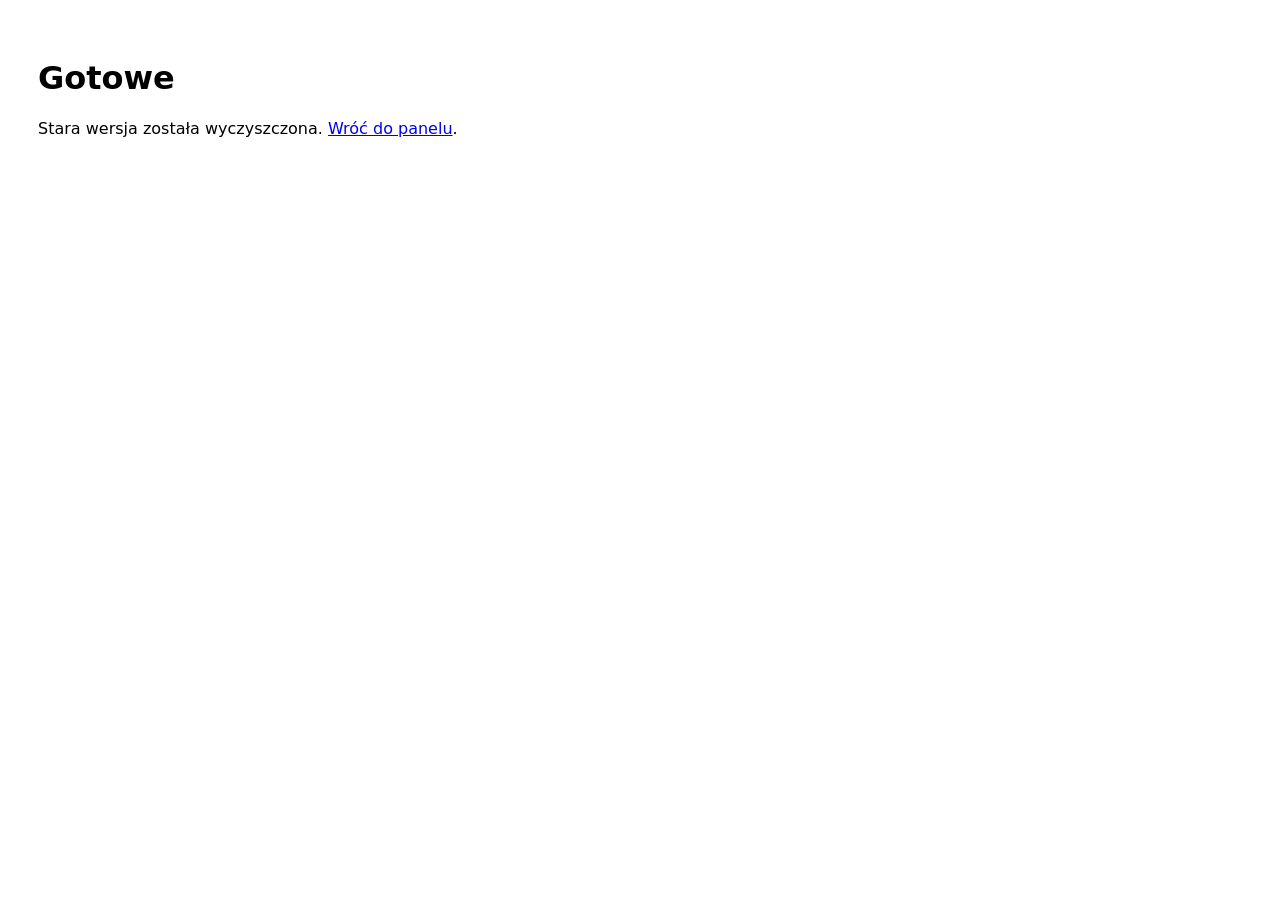
<file: reset-cache.html>
<!doctype html>
<html lang="pl">
<head><meta charset="utf-8"><meta name="viewport" content="width=device-width, initial-scale=1"><title>Reset cache</title></head>
<body style="font-family:system-ui;padding:30px">
<h1>Reset pamięci podręcznej</h1>
<p>Trwa czyszczenie starej wersji aplikacji...</p>
<script>
(async function(){
  if ('serviceWorker' in navigator) {
    const regs = await navigator.serviceWorker.getRegistrations();
    for (const reg of regs) await reg.unregister();
  }
  if ('caches' in window) {
    const keys = await caches.keys();
    for (const key of keys) await caches.delete(key);
  }
  const url = new URL('index.html', window.location.href);
  url.searchParams.set('check', Date.now().toString());
  document.body.innerHTML = '<h1>Gotowe</h1><p>Stara wersja została wyczyszczona. <a href="' + url.href + '">Wróć do panelu</a>.</p>';
})();
</script>
</body></html>
</file>
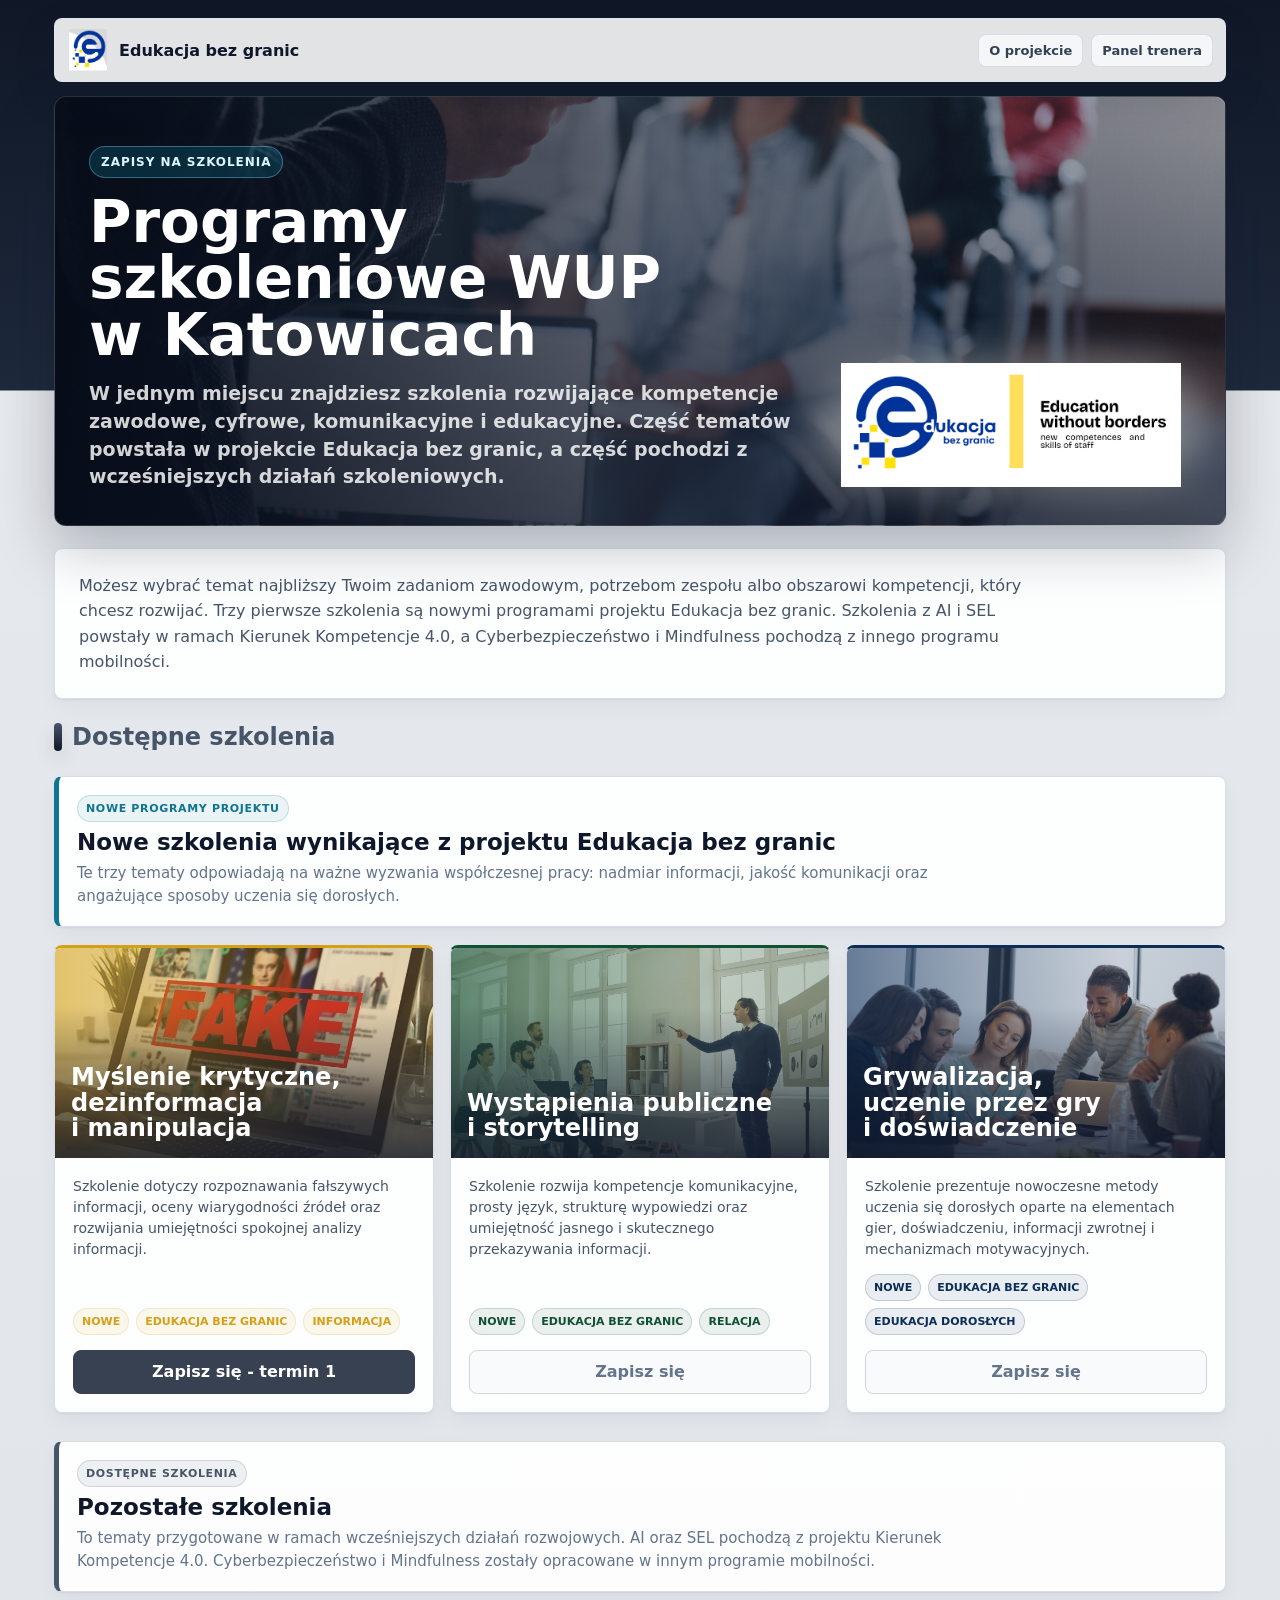
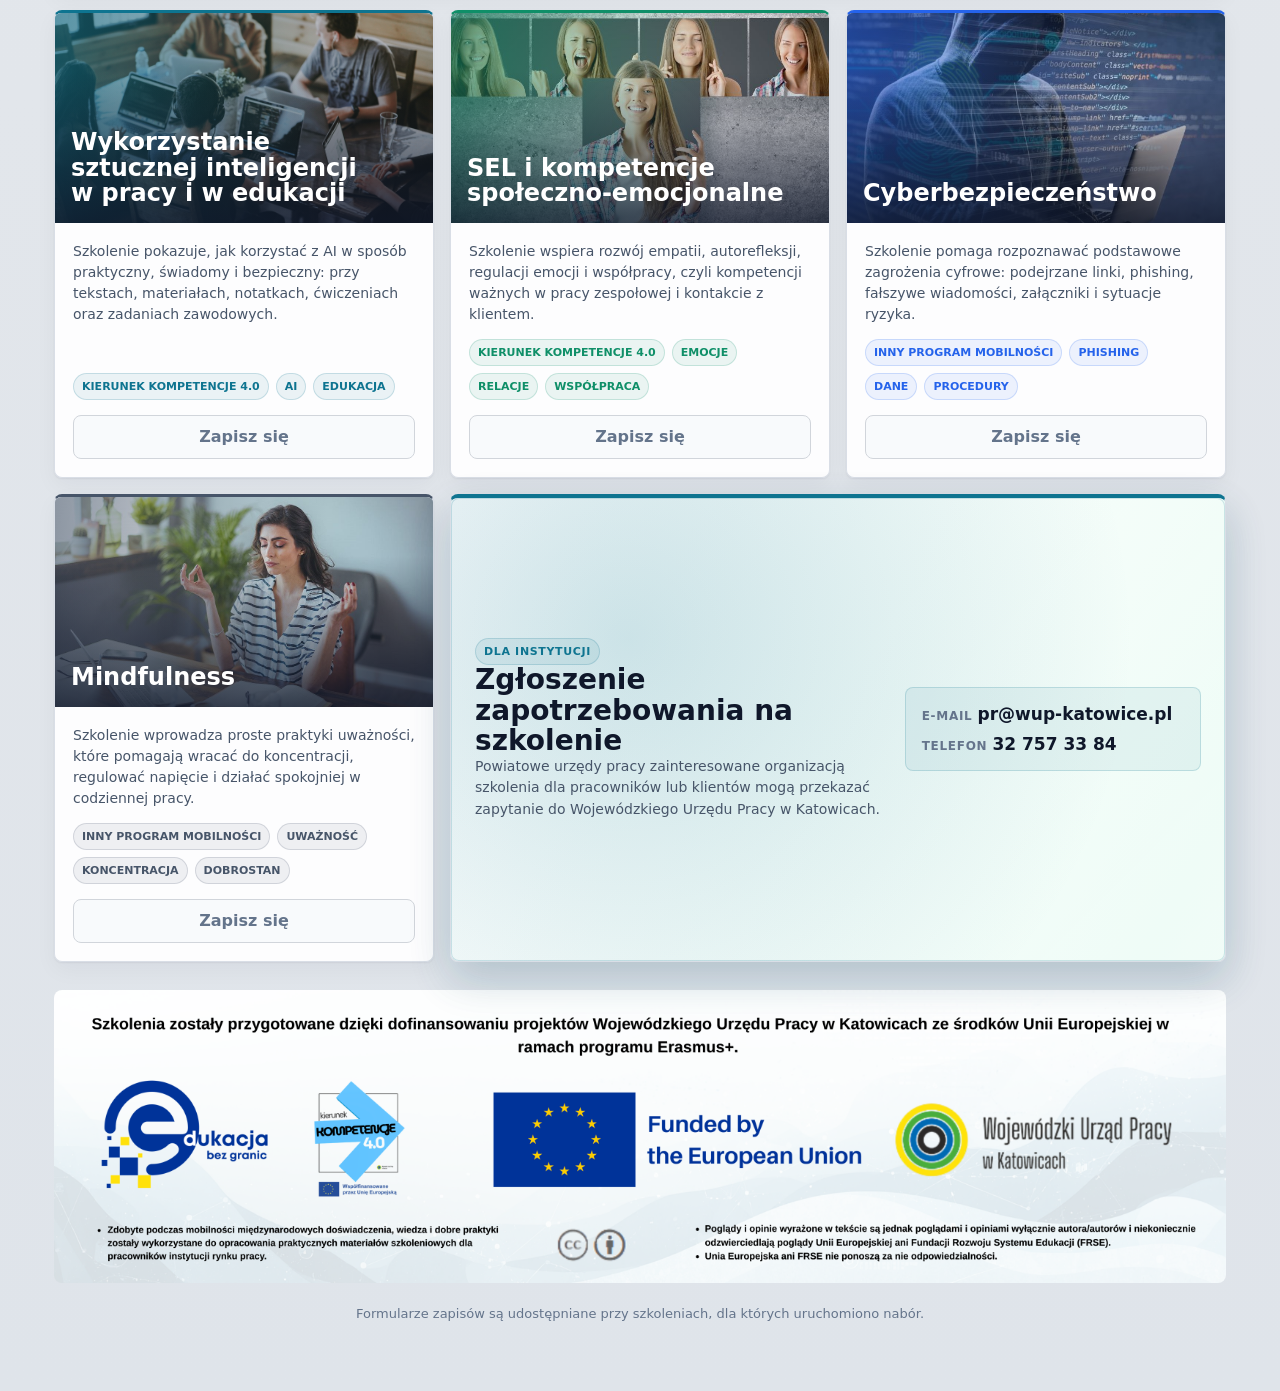
<file: zapisy.html>
<!doctype html>
<html lang="pl">
<head>
<meta charset="utf-8">
<meta name="viewport" content="width=device-width, initial-scale=1">
<title>Zapisy na szkolenia - Edukacja bez granic</title>
<link rel="stylesheet" href="assets/portal.css">
<style>
  body {
    background:
      linear-gradient(180deg, #101827 0, #1e293b 390px, #e5e8ec 391px, #dfe4ea 100%);
  }

  .signup-wrap {
    max-width: 1220px;
    margin: 0 auto;
    padding: 18px 24px 54px;
  }

  .signup-topbar {
    position: sticky;
    top: 12px;
    z-index: 20;
    display: flex;
    align-items: center;
    justify-content: space-between;
    gap: 14px;
    margin-bottom: 14px;
    padding: 10px 12px;
    background: rgba(255, 255, 255, .88);
    border: 1px solid rgba(226, 232, 240, .72);
    border-radius: 8px;
    box-shadow: 0 16px 40px rgba(15, 23, 42, .16);
    backdrop-filter: blur(18px);
  }

  .signup-brand {
    display: inline-flex;
    align-items: center;
    gap: 10px;
    min-width: 0;
    color: #0f172a;
    font-weight: 850;
    text-decoration: none;
  }

  .signup-brand img {
    width: 42px;
    height: 42px;
    object-fit: contain;
  }

  .signup-brand span {
    overflow: hidden;
    text-overflow: ellipsis;
    white-space: nowrap;
  }

  .signup-nav {
    display: flex;
    flex-wrap: wrap;
    gap: 8px;
    justify-content: flex-end;
  }

  .signup-nav a {
    padding: 8px 10px;
    color: #334155;
    background: rgba(248, 250, 252, .86);
    border: 1px solid rgba(203, 213, 225, .72);
    border-radius: 8px;
    font-size: 13px;
    font-weight: 750;
    text-decoration: none;
    transition: color .2s ease, background .2s ease, transform .2s ease;
  }

  .signup-nav a:hover {
    color: #0f172a;
    background: #fff;
    transform: translateY(-1px);
  }

  .signup-hero {
    position: relative;
    overflow: hidden;
    display: grid;
    grid-template-columns: minmax(0, 1fr) minmax(250px, 360px);
    gap: 24px;
    align-items: end;
    min-height: 430px;
    padding: 34px;
    color: #fff;
    background:
      linear-gradient(90deg, rgba(6, 12, 24, .86), rgba(15, 23, 42, .55) 55%, rgba(15, 23, 42, .18)),
      linear-gradient(180deg, rgba(15, 23, 42, .08), rgba(15, 23, 42, .72)),
      url("grafiki/projekt-hero.png") center / cover no-repeat;
    border: 1px solid rgba(255, 255, 255, .15);
    border-radius: 12px;
    box-shadow: 0 22px 56px rgba(15, 23, 42, .26);
  }

  .signup-hero::before {
    content: "";
    position: absolute;
    inset: -45% -70%;
    background: linear-gradient(110deg, transparent 40%, rgba(255, 255, 255, .34) 50%, transparent 60%);
    opacity: .24;
    animation: signupSweep 11s ease-in-out infinite;
    pointer-events: none;
  }

  @keyframes signupSweep {
    0%, 44% {
      transform: translateX(-58%) rotate(8deg);
      opacity: 0;
    }

    58% {
      opacity: .34;
    }

    100% {
      transform: translateX(58%) rotate(8deg);
      opacity: 0;
    }
  }

  .signup-hero > * {
    position: relative;
    z-index: 1;
  }

  .signup-kicker {
    display: inline-flex;
    width: fit-content;
    margin-bottom: 16px;
    padding: 8px 11px;
    color: #d9f5ff;
    background: rgba(14, 116, 144, .28);
    border: 1px solid rgba(125, 211, 252, .38);
    border-radius: 999px;
    font-size: 12px;
    font-weight: 850;
    letter-spacing: .08em;
    text-transform: uppercase;
  }

  .signup-hero h1 {
    max-width: 760px;
    margin: 0 0 16px;
    color: #fff;
    font-size: 58px;
    line-height: .98;
    letter-spacing: 0;
    text-wrap: balance;
  }

  .signup-hero p {
    max-width: 720px;
    margin: 0;
    color: rgba(255, 255, 255, .82);
    font-size: 19px;
    line-height: 1.46;
    font-weight: 620;
  }

  .signup-side {
    display: grid;
    gap: 12px;
  }

  .signup-logo {
    position: relative;
    display: grid;
    place-items: center;
    min-height: 132px;
  }

  .signup-logo::before {
    content: "";
    position: absolute;
    inset: 8px -8px;
    background: rgba(255, 255, 255, .72);
    border-radius: 999px;
    filter: blur(24px);
    opacity: .82;
  }

  .signup-logo img {
    position: relative;
    z-index: 1;
    width: min(340px, 100%);
    height: auto;
    filter: drop-shadow(0 12px 28px rgba(0, 0, 0, .36));
  }

  .signup-intro {
    margin-top: 22px;
    padding: 24px;
    background: rgba(255, 255, 255, .94);
    border: 1px solid var(--line);
    border-radius: 8px;
    box-shadow: var(--shadow);
  }

  .signup-intro p {
    max-width: 980px;
    margin: 0;
    color: #475569;
    font-size: 16px;
    line-height: 1.58;
  }

  .signup-grid {
    display: grid;
    grid-template-columns: repeat(3, minmax(0, 1fr));
    gap: 16px;
    margin-top: 18px;
  }

  .signup-group {
    margin-top: 24px;
  }

  .signup-group + .signup-group {
    margin-top: 28px;
  }

  .signup-group-head {
    display: grid;
    gap: 7px;
    margin-bottom: 14px;
    padding: 18px;
    background: rgba(255, 255, 255, .94);
    border: 1px solid var(--line);
    border-left: 5px solid var(--accent, #475569);
    border-radius: 8px;
    box-shadow: var(--shadow);
  }

  .signup-group-head h3 {
    margin: 0;
    color: #0f172a;
    font-size: 23px;
    line-height: 1.14;
    letter-spacing: 0;
  }

  .signup-group-head p {
    max-width: 900px;
    margin: 0;
    color: #64748b;
    font-size: 15px;
    line-height: 1.52;
  }

  .signup-badge {
    display: inline-flex;
    width: fit-content;
    padding: 6px 8px;
    color: var(--accent, #475569);
    background: rgba(var(--accent-rgb, 71, 85, 105), .08);
    border: 1px solid rgba(var(--accent-rgb, 71, 85, 105), .18);
    border-radius: 999px;
    font-size: 11px;
    font-weight: 850;
    letter-spacing: .06em;
    text-transform: uppercase;
  }

  .signup-card {
    --accent: #475569;
    --accent-rgb: 71, 85, 105;
    position: relative;
    overflow: hidden;
    display: flex;
    flex-direction: column;
    min-height: 100%;
    background: rgba(255, 255, 255, .94);
    border: 1px solid var(--line);
    border-top: 3px solid var(--accent);
    border-radius: 8px;
    box-shadow: var(--shadow);
    transition: transform .24s ease, box-shadow .24s ease, border-color .24s ease;
  }

  .signup-card:hover {
    transform: translateY(-6px);
    border-color: color-mix(in srgb, var(--accent) 34%, #d1d5db);
    box-shadow: 0 14px 38px rgba(15, 23, 42, .13), 0 18px 42px rgba(var(--accent-rgb), .12);
  }

  .signup-request-card {
    grid-column: span 2;
    min-height: 100%;
    border-top-width: 4px;
    background:
      radial-gradient(circle at 12% 16%, rgba(var(--accent-rgb), .2), transparent 34%),
      linear-gradient(115deg, rgba(255, 255, 255, .98) 0%, rgba(236, 253, 245, .72) 42%, rgba(255, 255, 255, .98) 74%),
      linear-gradient(135deg, rgba(255, 255, 255, .98), rgba(248, 250, 252, .94));
    background-size: 190% 190%, 220% 220%, 100% 100%;
    animation: requestCardGlow 6.8s ease-in-out infinite;
    box-shadow: 0 16px 42px rgba(15, 23, 42, .11), 0 18px 46px rgba(var(--accent-rgb), .12);
  }

  .signup-request-card::before {
    content: "";
    position: absolute;
    inset: 0;
    background:
      linear-gradient(110deg, transparent 16%, rgba(var(--accent-rgb), .16) 42%, rgba(255, 255, 255, .34) 52%, transparent 72%);
    opacity: 0;
    transform: translateX(-44%);
    animation: requestCardSweep 6.8s ease-in-out infinite;
    pointer-events: none;
  }

  .signup-request-card::after {
    content: "";
    position: absolute;
    inset: 0;
    border-radius: 8px;
    box-shadow: inset 0 0 0 1px rgba(var(--accent-rgb), .18), 0 18px 44px rgba(var(--accent-rgb), .1);
    pointer-events: none;
  }

  @keyframes requestCardGlow {
    0%, 100% {
      background-position: 0% 48%, 0% 50%, 0 0;
      box-shadow: 0 14px 34px rgba(15, 23, 42, .1), 0 14px 34px rgba(var(--accent-rgb), .09);
    }

    50% {
      background-position: 100% 52%, 100% 50%, 0 0;
      box-shadow: 0 20px 54px rgba(15, 23, 42, .14), 0 18px 46px rgba(var(--accent-rgb), .17);
    }
  }

  @keyframes requestCardSweep {
    0%, 52% {
      opacity: 0;
      transform: translateX(-52%);
    }

    66% {
      opacity: .9;
    }

    100% {
      opacity: 0;
      transform: translateX(52%);
    }
  }

  .signup-request-card .signup-body {
    position: relative;
    z-index: 1;
    display: grid;
    grid-template-columns: minmax(0, 1fr) minmax(230px, .72fr);
    gap: 18px;
    align-items: center;
    padding: 24px;
  }

  .signup-request-card h3 {
    margin: 0;
    color: #0f172a;
    font-size: 28px;
    line-height: 1.08;
    letter-spacing: 0;
  }

  .signup-request-card p {
    max-width: 650px;
    margin-top: 10px;
    font-size: 15px;
  }

  .signup-contact {
    display: grid;
    gap: 10px;
    padding: 16px;
    background: rgba(var(--accent-rgb), .07);
    border: 1px solid rgba(var(--accent-rgb), .18);
    border-radius: 8px;
  }

  .signup-contact a {
    color: #0f172a;
    font-size: 17px;
    font-weight: 850;
    text-decoration: none;
    word-break: break-word;
  }

  .signup-contact a:hover {
    color: var(--accent);
  }

  .signup-contact span {
    color: #64748b;
    font-size: 12px;
    font-weight: 850;
    letter-spacing: .06em;
    text-transform: uppercase;
  }

  .signup-video-card {
    cursor: zoom-in;
  }

  .signup-video-card .btn {
    cursor: pointer;
  }

  .signup-cover {
    position: relative;
    overflow: hidden;
    flex: 0 0 210px;
    margin: 0;
    background: #cbd5e1;
  }

  .signup-cover img,
  .signup-cover video {
    display: block;
    width: 100%;
    height: 100%;
    object-fit: cover;
    filter: saturate(.92) contrast(.96);
    transition: transform .6s ease, filter .4s ease;
  }

  .signup-feature-cover::before {
    content: "";
    position: absolute;
    inset: 0;
    z-index: 1;
    background: linear-gradient(118deg, rgba(var(--accent-rgb), .18), rgba(var(--accent-rgb), .62));
    opacity: .48;
    transition: opacity .45s ease;
    pointer-events: none;
  }

  .signup-feature-card:hover .signup-feature-cover::before {
    opacity: .78;
  }

  .signup-card:hover .signup-cover img,
  .signup-card:hover .signup-cover video {
    transform: scale(1.055);
    filter: saturate(1.02) contrast(1);
  }

  .signup-cover::after {
    content: "";
    position: absolute;
    inset: 0;
    z-index: 1;
    background:
      linear-gradient(180deg, rgba(15, 23, 42, 0) 28%, rgba(15, 23, 42, .78) 100%),
      linear-gradient(90deg, rgba(var(--accent-rgb), .58), transparent 72%);
  }

  .signup-cover span {
    position: absolute;
    left: 16px;
    right: 16px;
    bottom: 16px;
    z-index: 2;
    color: #fff;
    font-weight: 850;
    font-size: 24px;
    line-height: 1.06;
    text-wrap: balance;
  }

  .signup-play-pill {
    position: absolute;
    top: 14px;
    right: 14px;
    z-index: 2;
    padding: 7px 9px;
    color: #fff;
    background: rgba(15, 23, 42, .58);
    border: 1px solid rgba(255, 255, 255, .28);
    border-radius: 999px;
    box-shadow: 0 10px 28px rgba(15, 23, 42, .2);
    backdrop-filter: blur(14px);
    font-size: 11px;
    font-weight: 850;
    letter-spacing: .04em;
    text-transform: uppercase;
    transition: background .22s ease, transform .22s ease;
  }

  .signup-video-card:hover .signup-play-pill {
    background: rgba(var(--accent-rgb), .78);
    transform: translateY(-1px);
  }

  .signup-body {
    display: flex;
    flex: 1;
    flex-direction: column;
    gap: 13px;
    padding: 18px;
  }

  .signup-body p {
    margin: 0;
    color: #475569;
    font-size: 14px;
    line-height: 1.52;
  }

  .signup-meta {
    display: flex;
    flex-wrap: wrap;
    gap: 7px;
    margin-top: auto;
  }

  .signup-meta span {
    padding: 6px 8px;
    color: var(--accent);
    background: rgba(var(--accent-rgb), .08);
    border: 1px solid rgba(var(--accent-rgb), .18);
    border-radius: 999px;
    font-size: 11px;
    font-weight: 830;
    text-transform: uppercase;
  }

  .signup-body .btn {
    justify-content: center;
    width: 100%;
    min-height: 44px;
    margin-top: 2px;
    text-align: center;
  }

  .signup-footer {
    margin-top: 22px;
    color: #64748b;
    font-size: 13px;
    line-height: 1.45;
    text-align: center;
  }

  .video-modal[hidden] {
    display: none;
  }

  .video-modal {
    position: fixed;
    inset: 0;
    z-index: 200;
    display: grid;
    place-items: center;
    padding: 24px;
  }

  .video-modal-backdrop {
    position: absolute;
    inset: 0;
    background:
      radial-gradient(circle at 18% 12%, rgba(178, 91, 114, .34), transparent 34%),
      rgba(15, 23, 42, .78);
    backdrop-filter: blur(18px);
  }

  .video-modal-panel {
    position: relative;
    z-index: 1;
    overflow: hidden;
    width: min(1040px, 94vw);
    background: #0f172a;
    border: 1px solid rgba(255, 255, 255, .18);
    border-radius: 12px;
    box-shadow: 0 34px 90px rgba(2, 6, 23, .52);
  }

  .video-modal-panel video {
    display: block;
    width: 100%;
    max-height: min(72vh, 760px);
    background: #020617;
    object-fit: contain;
  }

  .video-modal-caption {
    display: flex;
    align-items: center;
    justify-content: space-between;
    gap: 14px;
    padding: 14px 16px;
    color: rgba(255, 255, 255, .86);
    background: linear-gradient(90deg, rgba(178, 91, 114, .24), rgba(15, 23, 42, .96));
    font-size: 14px;
    line-height: 1.42;
  }

  .video-modal-caption strong {
    display: block;
    color: #fff;
    font-size: 16px;
  }

  .video-modal-close {
    position: absolute;
    top: 12px;
    right: 12px;
    z-index: 2;
    display: grid;
    place-items: center;
    width: 42px;
    height: 42px;
    color: #fff;
    background: rgba(15, 23, 42, .72);
    border: 1px solid rgba(255, 255, 255, .24);
    border-radius: 999px;
    box-shadow: 0 12px 30px rgba(2, 6, 23, .3);
    cursor: pointer;
    font-size: 24px;
    line-height: 1;
    transition: background .2s ease, transform .2s ease;
  }

  .video-modal-close:hover {
    background: rgba(178, 91, 114, .9);
    transform: translateY(-1px);
  }

  body.video-modal-open {
    overflow: hidden;
  }

  @media (prefers-reduced-motion: reduce) {
    *,
    *::before,
    *::after {
      animation-duration: .001ms !important;
      animation-iteration-count: 1 !important;
      scroll-behavior: auto !important;
      transition-duration: .001ms !important;
    }

    .signup-request-card,
    .signup-request-card::before {
      animation: none !important;
    }
  }

  @media (max-width: 980px) {
    .signup-hero {
      grid-template-columns: 1fr;
      min-height: 0;
    }

    .signup-grid {
      grid-template-columns: repeat(2, minmax(0, 1fr));
    }

    .signup-request-card {
      grid-column: 1 / -1;
    }

    .signup-request-card .signup-body {
      grid-template-columns: 1fr;
    }

    .signup-topbar {
      position: static;
      align-items: flex-start;
      flex-direction: column;
    }

    .signup-nav {
      justify-content: flex-start;
    }
  }

  @media (max-width: 640px) {
    .signup-wrap {
      padding: 14px 12px 40px;
    }

    .signup-nav {
      display: none;
    }

    .signup-hero {
      padding: 22px 18px;
    }

    .signup-hero h1 {
      font-size: 40px;
    }

    .signup-hero p {
      font-size: 16px;
    }

    .signup-grid {
      grid-template-columns: 1fr;
    }

    .signup-body .btn {
      min-height: 46px;
    }

    .signup-request-card h3 {
      font-size: 24px;
    }

    .signup-request-card {
      animation: none;
    }

    .video-modal {
      padding: 12px;
    }

    .video-modal-caption {
      align-items: flex-start;
      flex-direction: column;
    }
  }
</style>
</head>
<body>
<main class="signup-wrap">
  <nav class="signup-topbar" aria-label="Nawigacja strony zapisów">
    <a class="signup-brand" href="projekt.html">
      <img src="grafiki/logo-projektu.png" alt="">
      <span>Edukacja bez granic</span>
    </a>
    <div class="signup-nav">
      <a href="projekt.html">O projekcie</a>
      <a href="index.html">Panel trenera</a>
    </div>
  </nav>

  <section class="signup-hero">
    <div>
      <span class="signup-kicker">zapisy na szkolenia</span>
      <h1>Programy szkoleniowe WUP w Katowicach</h1>
      <p>W jednym miejscu znajdziesz szkolenia rozwijające kompetencje zawodowe, cyfrowe, komunikacyjne i edukacyjne. Część tematów powstała w projekcie Edukacja bez granic, a część pochodzi z wcześniejszych działań szkoleniowych.</p>
    </div>
    <aside class="signup-side" aria-label="Informacje o zapisach">
      <div class="signup-logo">
        <img src="grafiki/logo-projektu-wide.png" alt="Logo projektu Edukacja bez granic">
      </div>
    </aside>
  </section>

  <section class="signup-intro">
    <p>Możesz wybrać temat najbliższy Twoim zadaniom zawodowym, potrzebom zespołu albo obszarowi kompetencji, który chcesz rozwijać. Trzy pierwsze szkolenia są nowymi programami projektu Edukacja bez granic. Szkolenia z AI i SEL powstały w ramach Kierunek Kompetencje 4.0, a Cyberbezpieczeństwo i Mindfulness pochodzą z innego programu mobilności.</p>
  </section>

  <section class="section" aria-label="Lista szkoleń i linki do zapisów">
    <h2>Dostępne szkolenia</h2>
    <div class="signup-group" style="--accent:#0e7490;--accent-rgb:14,116,144;">
      <div class="signup-group-head">
        <span class="signup-badge">nowe programy projektu</span>
        <h3>Nowe szkolenia wynikające z projektu Edukacja bez granic</h3>
        <p>Te trzy tematy odpowiadają na ważne wyzwania współczesnej pracy: nadmiar informacji, jakość komunikacji oraz angażujące sposoby uczenia się dorosłych.</p>
      </div>
      <div class="signup-grid">
        <article class="signup-card signup-feature-card" style="--accent:#d4a017;--accent-rgb:212,160,23;">
          <figure class="signup-cover signup-feature-cover">
            <img src="grafiki/fake-news.jpg" alt="" loading="lazy">
            <span>Myślenie krytyczne, dezinformacja i manipulacja</span>
          </figure>
          <div class="signup-body">
            <p>Szkolenie dotyczy rozpoznawania fałszywych informacji, oceny wiarygodności źródeł oraz rozwijania umiejętności spokojnej analizy informacji.</p>
            <div class="signup-meta">
              <span>nowe</span>
              <span>Edukacja bez granic</span>
              <span>informacja</span>
            </div>
            <a class="btn" href="https://forms.gle/KzJmaQr8hvH5dkGM8" target="_blank" rel="noopener noreferrer">Zapisz się - termin 1</a>
          </div>
        </article>

        <article class="signup-card signup-feature-card" style="--accent:#0f5132;--accent-rgb:15,81,50;">
          <figure class="signup-cover signup-feature-cover">
            <img src="grafiki/komunikacja.webp" alt="" loading="lazy">
            <span>Wystąpienia publiczne i storytelling</span>
          </figure>
          <div class="signup-body">
            <p>Szkolenie rozwija kompetencje komunikacyjne, prosty język, strukturę wypowiedzi oraz umiejętność jasnego i skutecznego przekazywania informacji.</p>
            <div class="signup-meta">
              <span>nowe</span>
              <span>Edukacja bez granic</span>
              <span>relacja</span>
            </div>
            <button class="btn" type="button" disabled title="Zapisy zostaną udostępnione wkrótce">Zapisz się</button>
          </div>
        </article>

        <article class="signup-card signup-feature-card" style="--accent:#0b2e59;--accent-rgb:11,46,89;">
          <figure class="signup-cover signup-feature-cover">
            <img src="grafiki/gamifikacja.jpg" alt="" loading="lazy">
            <span>Grywalizacja, uczenie przez gry i doświadczenie</span>
          </figure>
          <div class="signup-body">
            <p>Szkolenie prezentuje nowoczesne metody uczenia się dorosłych oparte na elementach gier, doświadczeniu, informacji zwrotnej i mechanizmach motywacyjnych.</p>
            <div class="signup-meta">
              <span>nowe</span>
              <span>Edukacja bez granic</span>
              <span>edukacja dorosłych</span>
            </div>
            <button class="btn" type="button" disabled title="Zapisy zostaną udostępnione wkrótce">Zapisz się</button>
          </div>
        </article>
      </div>
    </div>

    <div class="signup-group" style="--accent:#475569;--accent-rgb:71,85,105;">
      <div class="signup-group-head">
        <span class="signup-badge">dostępne szkolenia</span>
        <h3>Pozostałe szkolenia</h3>
        <p>To tematy przygotowane w ramach wcześniejszych działań rozwojowych. AI oraz SEL pochodzą z projektu Kierunek Kompetencje 4.0. Cyberbezpieczeństwo i Mindfulness zostały opracowane w innym programie mobilności.</p>
      </div>
      <div class="signup-grid">
        <article class="signup-card" style="--accent:#0e7490;--accent-rgb:14,116,144;">
          <figure class="signup-cover">
            <img src="grafiki/ai.jpg" alt="">
            <span>Wykorzystanie sztucznej inteligencji w pracy i w edukacji</span>
          </figure>
          <div class="signup-body">
            <p>Szkolenie pokazuje, jak korzystać z AI w sposób praktyczny, świadomy i bezpieczny: przy tekstach, materiałach, notatkach, ćwiczeniach oraz zadaniach zawodowych.</p>
            <div class="signup-meta">
              <span>Kierunek Kompetencje 4.0</span>
              <span>AI</span>
              <span>edukacja</span>
            </div>
            <button class="btn" type="button" disabled title="Zapisy zostaną udostępnione wkrótce">Zapisz się</button>
          </div>
        </article>

      <article class="signup-card" style="--accent:#0f8f68;--accent-rgb:15,143,104;">
        <figure class="signup-cover">
          <img src="grafiki/sel.jpg" alt="">
          <span>SEL i kompetencje społeczno-emocjonalne</span>
        </figure>
        <div class="signup-body">
          <p>Szkolenie wspiera rozwój empatii, autorefleksji, regulacji emocji i współpracy, czyli kompetencji ważnych w pracy zespołowej i kontakcie z klientem.</p>
          <div class="signup-meta">
            <span>Kierunek Kompetencje 4.0</span>
            <span>emocje</span>
            <span>relacje</span>
            <span>współpraca</span>
          </div>
          <button class="btn" type="button" disabled title="Zapisy zostaną udostępnione wkrótce">Zapisz się</button>
        </div>
      </article>

      <article class="signup-card" style="--accent:#2563eb;--accent-rgb:37,99,235;">
        <figure class="signup-cover">
          <img src="grafiki/cyberbezpieczenstwo.jpg" alt="">
          <span>Cyberbezpieczeństwo</span>
        </figure>
        <div class="signup-body">
          <p>Szkolenie pomaga rozpoznawać podstawowe zagrożenia cyfrowe: podejrzane linki, phishing, fałszywe wiadomości, załączniki i sytuacje ryzyka.</p>
          <div class="signup-meta">
            <span>inny program mobilności</span>
            <span>phishing</span>
            <span>dane</span>
            <span>procedury</span>
          </div>
          <button class="btn" type="button" disabled title="Zapisy zostaną udostępnione wkrótce">Zapisz się</button>
        </div>
      </article>

      <article class="signup-card" style="--accent:#475569;--accent-rgb:71,85,105;">
        <figure class="signup-cover">
          <img src="grafiki/mindfulness.jpg" alt="">
          <span>Mindfulness</span>
        </figure>
        <div class="signup-body">
          <p>Szkolenie wprowadza proste praktyki uważności, które pomagają wracać do koncentracji, regulować napięcie i działać spokojniej w codziennej pracy.</p>
          <div class="signup-meta">
            <span>inny program mobilności</span>
            <span>uważność</span>
            <span>koncentracja</span>
            <span>dobrostan</span>
          </div>
          <button class="btn" type="button" disabled title="Zapisy zostaną udostępnione wkrótce">Zapisz się</button>
        </div>
      </article>

      <article class="signup-card signup-request-card" style="--accent:#0e7490;--accent-rgb:14,116,144;">
        <div class="signup-body">
          <div>
            <span class="signup-badge">dla instytucji</span>
            <h3>Zgłoszenie zapotrzebowania na szkolenie</h3>
            <p>Powiatowe urzędy pracy zainteresowane organizacją szkolenia dla pracowników lub klientów mogą przekazać zapytanie do Wojewódzkiego Urzędu Pracy w Katowicach.</p>
          </div>
          <div class="signup-contact" aria-label="Kontakt w sprawie organizacji szkolenia">
            <div>
              <span>E-mail</span>
              <a href="mailto:pr@wup-katowice.pl">pr@wup-katowice.pl</a>
            </div>
            <div>
              <span>Telefon</span>
              <a href="tel:+48327573384">32 757 33 84</a>
            </div>
          </div>
        </div>
      </article>
      </div>
    </div>
  </section>

  <section class="brand-strip project-brand" aria-label="Logotypy projektu i partnerów">
    <img src="grafiki/logotypy-pasek.png" alt="Logotypy projektu Edukacja bez granic, Kierunek Kompetencje 4.0, Unii Europejskiej i WUP w Katowicach">
  </section>

  <p class="signup-footer">Formularze zapisów są udostępniane przy szkoleniach, dla których uruchomiono nabór.</p>
</main>

</body>
</html>
</file>
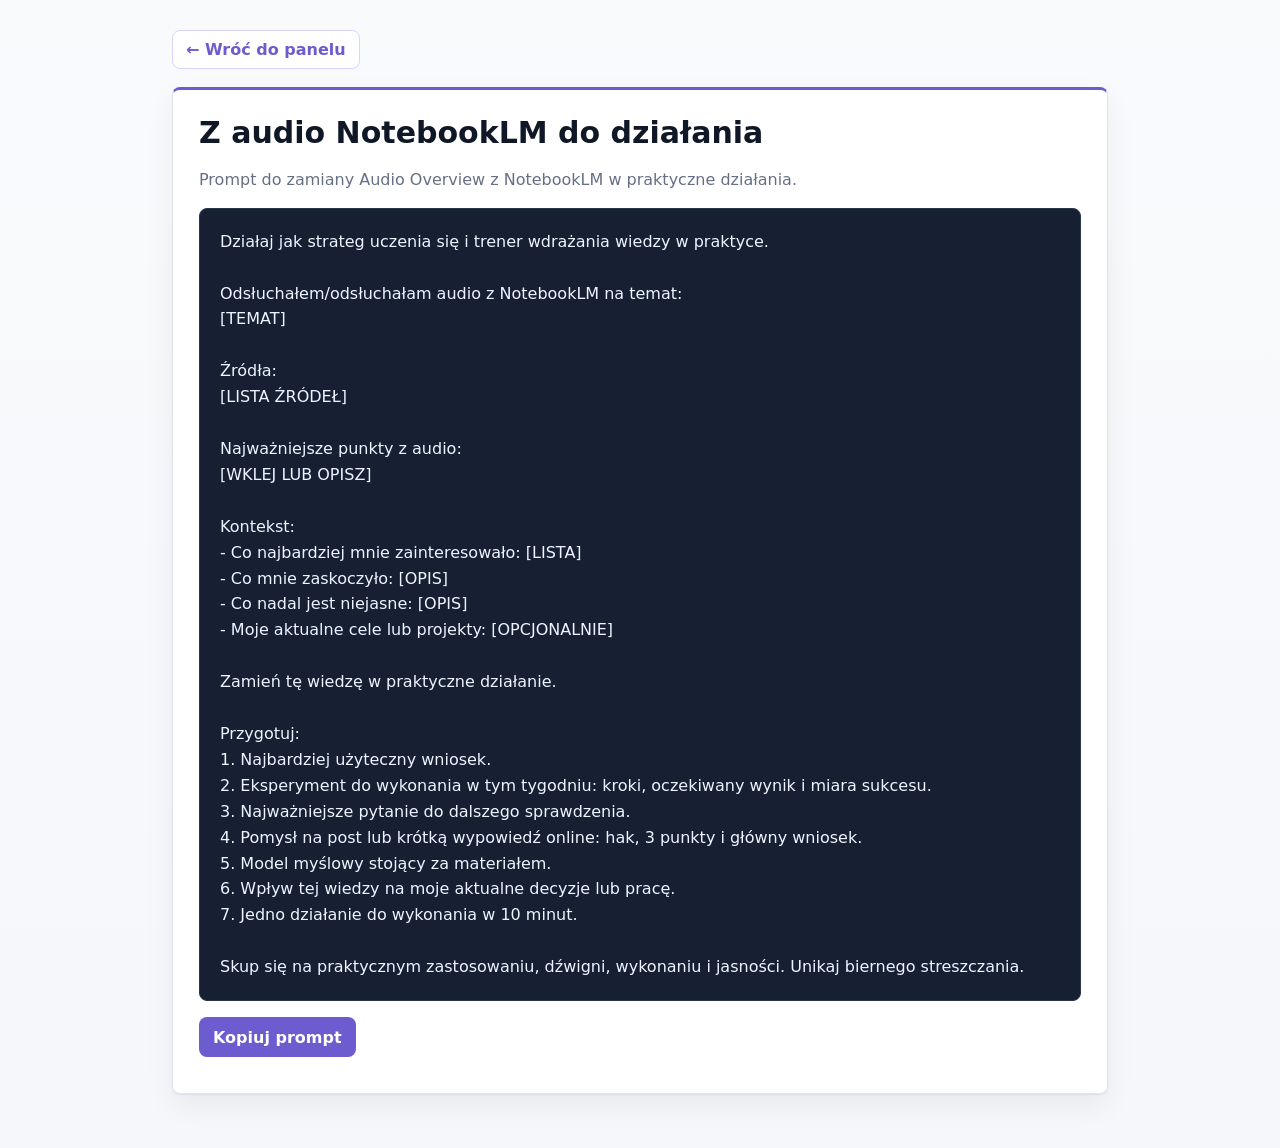
<file: prompts/audio-do-dzialania.html>
<!doctype html><html lang="pl"><head><meta charset="utf-8"><meta name="viewport" content="width=device-width, initial-scale=1"><title>Z audio NotebookLM do działania</title><link rel="stylesheet" href="../assets/prompt.css"></head><body><div class="wrap"><a class="back" href="../index.html">← Wróć do panelu</a><div class="card"><h1>Z audio NotebookLM do działania</h1><p class="lead">Prompt do zamiany Audio Overview z NotebookLM w praktyczne działania.</p><div class="prompt" id="promptText">Działaj jak strateg uczenia się i trener wdrażania wiedzy w praktyce.

Odsłuchałem/odsłuchałam audio z NotebookLM na temat:
[TEMAT]

Źródła:
[LISTA ŹRÓDEŁ]

Najważniejsze punkty z audio:
[WKLEJ LUB OPISZ]

Kontekst:
- Co najbardziej mnie zainteresowało: [LISTA]
- Co mnie zaskoczyło: [OPIS]
- Co nadal jest niejasne: [OPIS]
- Moje aktualne cele lub projekty: [OPCJONALNIE]

Zamień tę wiedzę w praktyczne działanie.

Przygotuj:
1. Najbardziej użyteczny wniosek.
2. Eksperyment do wykonania w tym tygodniu: kroki, oczekiwany wynik i miara sukcesu.
3. Najważniejsze pytanie do dalszego sprawdzenia.
4. Pomysł na post lub krótką wypowiedź online: hak, 3 punkty i główny wniosek.
5. Model myślowy stojący za materiałem.
6. Wpływ tej wiedzy na moje aktualne decyzje lub pracę.
7. Jedno działanie do wykonania w 10 minut.

Skup się na praktycznym zastosowaniu, dźwigni, wykonaniu i jasności. Unikaj biernego streszczania.</div><button class="copy" data-copy-prompt>Kopiuj prompt</button><div class="status" id="status"></div></div></div><script src="../assets/prompt.js" defer></script></body></html>
</file>
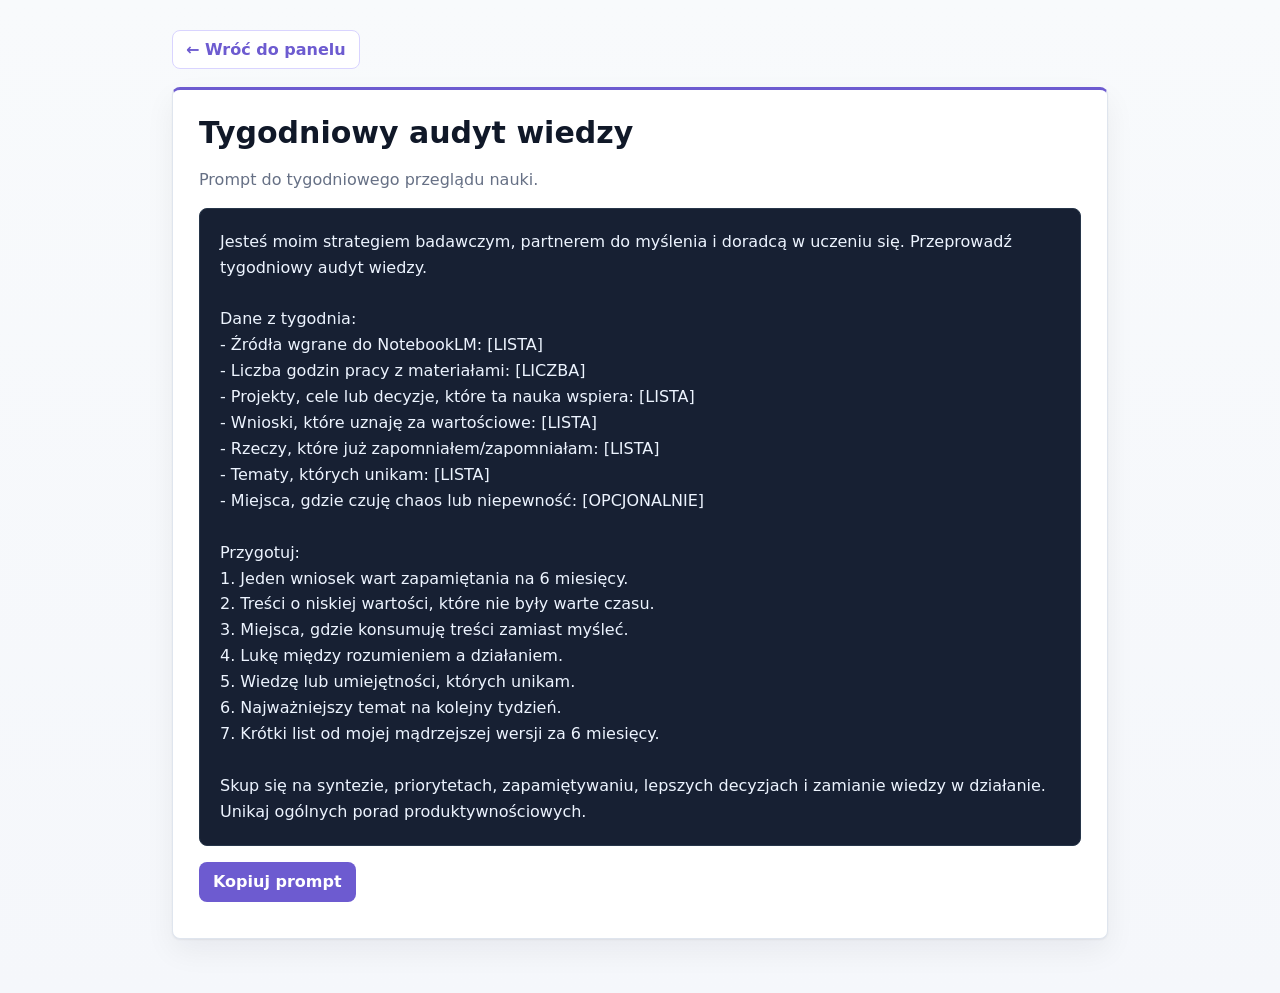
<file: prompts/audyt-wiedzy.html>
<!doctype html><html lang="pl"><head><meta charset="utf-8"><meta name="viewport" content="width=device-width, initial-scale=1"><title>Tygodniowy audyt wiedzy</title><link rel="stylesheet" href="../assets/prompt.css"></head><body><div class="wrap"><a class="back" href="../index.html">← Wróć do panelu</a><div class="card"><h1>Tygodniowy audyt wiedzy</h1><p class="lead">Prompt do tygodniowego przeglądu nauki.</p><div class="prompt" id="promptText">Jesteś moim strategiem badawczym, partnerem do myślenia i doradcą w uczeniu się. Przeprowadź tygodniowy audyt wiedzy.

Dane z tygodnia:
- Źródła wgrane do NotebookLM: [LISTA]
- Liczba godzin pracy z materiałami: [LICZBA]
- Projekty, cele lub decyzje, które ta nauka wspiera: [LISTA]
- Wnioski, które uznaję za wartościowe: [LISTA]
- Rzeczy, które już zapomniałem/zapomniałam: [LISTA]
- Tematy, których unikam: [LISTA]
- Miejsca, gdzie czuję chaos lub niepewność: [OPCJONALNIE]

Przygotuj:
1. Jeden wniosek wart zapamiętania na 6 miesięcy.
2. Treści o niskiej wartości, które nie były warte czasu.
3. Miejsca, gdzie konsumuję treści zamiast myśleć.
4. Lukę między rozumieniem a działaniem.
5. Wiedzę lub umiejętności, których unikam.
6. Najważniejszy temat na kolejny tydzień.
7. Krótki list od mojej mądrzejszej wersji za 6 miesięcy.

Skup się na syntezie, priorytetach, zapamiętywaniu, lepszych decyzjach i zamianie wiedzy w działanie. Unikaj ogólnych porad produktywnościowych.</div><button class="copy" data-copy-prompt>Kopiuj prompt</button><div class="status" id="status"></div></div></div><script src="../assets/prompt.js" defer></script></body></html>
</file>
<file: assets/portal.css>
:root {
  --bg: #e6e8eb;
  --surface: #ffffff;
  --surface-soft: #f8fafc;
  --text: #172033;
  --muted: #667085;
  --line: #d9dee6;
  --line-strong: #c4cad3;
  --shadow: 0 1px 2px rgba(15, 23, 42, .06), 0 8px 22px rgba(15, 23, 42, .045);
}

* {
  box-sizing: border-box;
}

html {
  scroll-behavior: smooth;
}

body {
  margin: 0;
  font-family: Inter, system-ui, -apple-system, "Segoe UI", sans-serif;
  background: linear-gradient(180deg, #f1f3f5 0%, var(--bg) 42%, #dfe3e8 100%);
  color: var(--text);
}

.wrap {
  max-width: 1200px;
  margin: 0 auto;
  padding: 22px 28px 52px;
}

.hero {
  display: grid;
  grid-template-columns: minmax(0, 1fr) minmax(150px, 240px);
  gap: 24px;
  align-items: center;
  padding-bottom: 18px;
  border-bottom: 1px solid var(--line);
}

.hero-copy {
  position: relative;
  overflow: hidden;
  display: grid;
  align-content: center;
  min-height: 205px;
  padding: 24px 28px;
  background:
    linear-gradient(135deg, rgba(255, 255, 255, .92) 0%, rgba(248, 250, 252, .9) 58%, rgba(226, 232, 240, .72) 100%);
  border: 1px solid var(--line);
  border-radius: 10px;
  box-shadow: var(--shadow);
}

.hero-copy::before {
  content: "";
  position: absolute;
  inset: -60% -90%;
  pointer-events: none;
  background: linear-gradient(110deg, transparent 38%, rgba(255, 255, 255, .78) 50%, transparent 62%);
  opacity: .45;
  animation: silverFade 8s ease-in-out infinite;
}

.hero-copy::after {
  content: "";
  position: absolute;
  inset: 0;
  pointer-events: none;
  background:
    radial-gradient(circle at 14% 10%, rgba(255, 255, 255, .76) 0%, rgba(255, 255, 255, 0) 35%),
    linear-gradient(135deg, rgba(148, 163, 184, .04) 0%, rgba(148, 163, 184, .14) 100%);
}

.hero-copy > * {
  position: relative;
  z-index: 1;
}

@keyframes silverFade {
  0%, 45% {
    transform: translateX(-55%) rotate(7deg);
    opacity: 0;
  }

  62% {
    opacity: .58;
  }

  100% {
    transform: translateX(55%) rotate(7deg);
    opacity: 0;
  }
}

.hero h1 {
  max-width: 660px;
  margin: 8px 0 10px;
  color: #0f172a;
  font-size: clamp(34px, 4.2vw, 52px);
  line-height: 1.04;
  letter-spacing: 0;
}

.hero h1 span {
  display: block;
}

.hero h1 .title-sub {
  margin-top: 4px;
  color: #334155;
  font-size: .64em;
  font-weight: 650;
}

.hero p {
  max-width: 620px;
  margin: 0;
  color: var(--muted);
  font-size: 16px;
  line-height: 1.45;
}

.hero-visual {
  display: grid;
  min-height: 0;
  place-items: center end;
  padding: 0;
  background: transparent;
  border: 0;
  border-radius: 0;
  box-shadow: none;
}

.hero-visual img {
  display: block;
  width: min(210px, 100%);
  height: auto;
  object-fit: contain;
}

.section {
  margin-top: 24px;
}

.section h2 {
  display: flex;
  gap: 10px;
  align-items: center;
  margin: 0 0 14px;
  color: #475569;
  font-size: 24px;
  line-height: 1.2;
  letter-spacing: 0;
}

.section h2::before {
  content: "";
  width: 8px;
  height: 28px;
  border-radius: 4px;
  background: linear-gradient(180deg, #475569, #111827);
  box-shadow: 0 8px 18px rgba(71, 85, 105, .18);
}

.training-grid {
  display: grid;
  grid-template-columns: repeat(3, minmax(0, 1fr));
  gap: 16px;
  margin-inline: -10px;
  padding: 22px;
  background: linear-gradient(180deg, #dfe3e8 0%, #d4dae1 100%);
  border: 1px solid #c8d0da;
  border-radius: 10px;
  align-items: stretch;
}

.training-card {
  --accent: #475569;
  --accent-rgb: 71, 85, 105;
  position: relative;
  overflow: hidden;
  display: grid;
  min-width: 0;
  min-height: 100%;
  background: rgba(255, 255, 255, .95);
  border: 1px solid var(--line);
  border-top: 3px solid #cbd5e1;
  border-radius: 8px;
  box-shadow: var(--shadow);
  cursor: pointer;
  transition: transform .24s cubic-bezier(.2, .8, .2, 1), box-shadow .24s ease, border-color .2s ease;
}

.training-card:focus-visible {
  outline: 3px solid rgba(var(--accent-rgb), .22);
  outline-offset: 3px;
}

.training-card.is-selected {
  border-color: color-mix(in srgb, var(--accent) 34%, #d1d5db);
  border-top-color: var(--accent);
  box-shadow: 0 4px 12px rgba(15, 23, 42, .08), 0 12px 34px rgba(var(--accent-rgb), .13);
}

.training-card::before {
  content: "";
  position: absolute;
  inset: -40% -80%;
  z-index: 0;
  pointer-events: none;
  background: linear-gradient(110deg, transparent 36%, rgba(255, 255, 255, .78) 50%, transparent 64%);
  opacity: 0;
  transform: translateX(-58%) rotate(7deg);
  transition: transform .72s ease, opacity .24s ease;
}

.training-card::after {
  content: "";
  position: absolute;
  inset: 0;
  z-index: 0;
  pointer-events: none;
  background:
    radial-gradient(circle at 16% 8%, rgba(var(--accent-rgb), .19) 0%, rgba(255, 255, 255, .76) 48%, rgba(255, 255, 255, 0) 82%),
    linear-gradient(135deg, rgba(var(--accent-rgb), .11) 0%, rgba(255, 255, 255, .56) 54%, rgba(var(--accent-rgb), .04) 100%);
  opacity: 0;
  transition: opacity .22s ease;
}

.training-card > * {
  position: relative;
  z-index: 1;
}

.training-card:hover {
  transform: translateY(-7px) scale(1.012);
  border-color: color-mix(in srgb, var(--accent) 28%, #d1d5db);
  border-top-color: var(--accent);
  box-shadow: 0 6px 16px rgba(15, 23, 42, .08), 0 18px 42px rgba(var(--accent-rgb), .15);
}

.training-card:hover::before {
  opacity: .76;
  transform: translateX(44%) rotate(7deg);
}

.training-card:hover::after {
  opacity: .94;
}

.cover-slot {
  position: relative;
  overflow: hidden;
  display: grid;
  min-height: 180px;
  place-items: center;
  align-content: center;
  padding: 22px;
  background:
    linear-gradient(135deg, rgba(255, 255, 255, .78), rgba(255, 255, 255, .28)),
    repeating-linear-gradient(-45deg, #d3d9e1 0 12px, #e3e7ec 12px 24px);
  border-bottom: 1px solid #d1d5db;
  color: #334155;
  text-align: center;
}

.cover-slot::after {
  content: "";
  position: absolute;
  inset: 0;
  z-index: 1;
  pointer-events: none;
  opacity: 0;
  background:
    radial-gradient(circle at 16% 8%, rgba(var(--accent-rgb), .2) 0%, rgba(15, 23, 42, 0) 46%),
    linear-gradient(180deg, rgba(15, 23, 42, .05), rgba(15, 23, 42, .34));
  transition: opacity .22s ease;
}

.cover-slot span {
  position: relative;
  z-index: 2;
  font-size: 17px;
  font-weight: 900;
}

.cover-slot small {
  position: relative;
  z-index: 2;
  margin-top: 6px;
  color: var(--accent);
  font-size: 12px;
  font-weight: 900;
  text-transform: uppercase;
}

.image-cover {
  min-height: 210px;
  place-items: end start;
  align-content: end;
  padding: 18px;
  background: #1f2937;
  color: #ffffff;
  text-align: left;
}

.cover-photo {
  position: absolute;
  inset: 0;
  z-index: 0;
  display: block;
  width: 100%;
  height: 100%;
  object-fit: cover;
  filter: saturate(.92) contrast(.96);
  transition: transform .6s ease, filter .4s ease;
}

.image-cover::after {
  opacity: 1;
  background:
    linear-gradient(180deg, rgba(15, 23, 42, 0) 28%, rgba(15, 23, 42, .78) 100%),
    linear-gradient(90deg, rgba(var(--accent-rgb), .58), transparent 72%);
}

.training-card:hover .image-cover::after {
  opacity: .95;
}

.training-card:hover .cover-photo {
  transform: scale(1.055);
  filter: saturate(1.02) contrast(1);
}

.image-cover span {
  max-width: 280px;
  color: #ffffff;
  font-size: 24px;
  line-height: 1.08;
  text-shadow: 0 2px 12px rgba(15, 23, 42, .42);
}

.image-cover small {
  color: rgba(255, 255, 255, .86);
  text-shadow: 0 2px 12px rgba(15, 23, 42, .42);
}

.card-content {
  display: flex;
  flex-direction: column;
  align-items: flex-start;
  min-height: 190px;
  padding: 18px;
}

.tag {
  display: inline-flex;
  align-items: center;
  margin-bottom: 12px;
  padding: 5px 9px;
  background: #f3f4f6;
  border: 1px solid #d1d5db;
  border-radius: 999px;
  color: #475569;
  font-size: 12px;
  font-weight: 850;
}

.training-card:hover .tag {
  background: color-mix(in srgb, var(--accent) 10%, #ffffff);
  border-color: color-mix(in srgb, var(--accent) 26%, #d1d5db);
  color: var(--accent);
}

.training-card h3,
.training-info-card h3 {
  margin: 0 0 9px;
  color: #111827;
  font-size: 20px;
  line-height: 1.22;
  letter-spacing: 0;
}

.training-card p,
.training-info-card p {
  margin: 0 0 14px;
  color: var(--muted);
  line-height: 1.55;
}

.meta {
  display: flex;
  flex-wrap: wrap;
  gap: 7px;
  margin-top: auto;
  margin-bottom: 14px;
}

.meta span {
  padding: 5px 8px;
  background: #f8fafc;
  border: 1px solid #e2e8f0;
  border-radius: 999px;
  color: #64748b;
  font-size: 12px;
  font-weight: 800;
}

.btn {
  display: inline-flex;
  align-items: center;
  justify-content: center;
  min-height: 40px;
  padding: 9px 13px;
  border: 1px solid #374151;
  border-radius: 8px;
  background: #374151;
  color: #fff;
  cursor: pointer;
  font: inherit;
  font-weight: 850;
  text-decoration: none;
  transition: transform .18s ease, background .18s ease, border-color .18s ease, color .18s ease;
}

.training-card:hover .btn:not(.ghost) {
  background: var(--accent);
  border-color: var(--accent);
}

.btn:hover {
  transform: translateY(-1px);
}

.btn.ghost,
.btn:disabled {
  background: #f8fafc;
  border-color: #d1d5db;
  color: #64748b;
}

.btn:disabled {
  cursor: not-allowed;
}

.is-ready .cover-slot:not(.image-cover) {
  background:
    linear-gradient(135deg, rgba(255, 255, 255, .74), rgba(255, 255, 255, .2)),
    repeating-linear-gradient(-45deg, #c8d9df 0 12px, #e2edf0 12px 24px);
}

.training-info-card {
  --accent: #0e7490;
  --accent-rgb: 14, 116, 144;
  position: relative;
  overflow: hidden;
  grid-column: span 2;
  display: flex;
  min-width: 0;
  flex-direction: column;
  align-items: flex-start;
  min-height: 100%;
  padding: 22px;
  background:
    radial-gradient(circle at 96% 8%, rgba(var(--accent-rgb), .14) 0%, rgba(255, 255, 255, 0) 42%),
    linear-gradient(135deg, #ffffff 0%, #f8fafc 64%, color-mix(in srgb, var(--accent) 7%, #ffffff) 100%);
  border: 1px solid color-mix(in srgb, var(--accent) 24%, #d1d5db);
  border-top: 3px solid var(--accent);
  border-radius: 8px;
  box-shadow: 0 2px 8px rgba(15, 23, 42, .06), 0 15px 34px rgba(var(--accent-rgb), .12);
  opacity: 0;
  transform: translateY(8px);
  transition: opacity .2s ease, transform .24s ease, border-color .2s ease, box-shadow .2s ease;
}

.training-info-card::after {
  content: "";
  position: absolute;
  inset: -35% -72%;
  pointer-events: none;
  background: linear-gradient(110deg, transparent 38%, rgba(255, 255, 255, .62) 50%, transparent 62%);
  opacity: .42;
  transform: translateX(-55%) rotate(7deg);
  animation: infoFade 6.5s ease-in-out infinite;
}

.training-info-card > * {
  position: relative;
  z-index: 1;
}

.training-info-card.is-visible {
  opacity: 1;
  transform: translateY(0);
}

.training-info-card h3 {
  max-width: 720px;
  margin-bottom: 10px;
  font-size: clamp(24px, 3vw, 34px);
}

.training-info-card p {
  max-width: 760px;
  font-size: 16px;
}

.info-copy {
  display: grid;
  grid-template-columns: repeat(2, minmax(0, 1fr));
  gap: 12px;
  width: 100%;
  margin: 2px 0 14px;
}

.info-copy div {
  padding: 13px 14px;
  background: rgba(255, 255, 255, .72);
  border: 1px solid color-mix(in srgb, var(--accent) 18%, #d1d5db);
  border-radius: 8px;
}

.info-copy strong {
  display: block;
  margin-bottom: 6px;
  color: color-mix(in srgb, var(--accent) 78%, #111827);
  font-size: 13px;
  font-weight: 900;
  text-transform: uppercase;
}

.info-copy p {
  margin: 0;
  color: #475569;
  font-size: 14px;
  line-height: 1.5;
}

.training-info-card .btn {
  margin-top: auto;
}

.info-points {
  display: flex;
  flex-wrap: wrap;
  gap: 8px;
  margin: 4px 0 18px;
}

.info-points span {
  padding: 7px 10px;
  background: color-mix(in srgb, var(--accent) 8%, #ffffff);
  border: 1px solid color-mix(in srgb, var(--accent) 22%, #d1d5db);
  border-radius: 999px;
  color: color-mix(in srgb, var(--accent) 78%, #111827);
  font-size: 13px;
  font-weight: 850;
}

@keyframes infoFade {
  0%, 46% {
    transform: translateX(-55%) rotate(7deg);
    opacity: 0;
  }

  64% {
    opacity: .5;
  }

  100% {
    transform: translateX(55%) rotate(7deg);
    opacity: 0;
  }
}

.brand-strip {
  margin-top: 28px;
}

.brand-strip img {
  display: block;
  width: 100%;
  height: auto;
  border-radius: 8px;
}

.portal-lead {
  max-width: 760px;
  margin: 0 0 16px;
  color: var(--muted);
  line-height: 1.6;
}

.generator-section {
  margin-inline: -10px;
  padding: 22px;
  background: linear-gradient(180deg, #dfe3e8 0%, #d4dae1 100%);
  border: 1px solid #c8d0da;
  border-radius: 10px;
}

.generator-grid {
  display: grid;
  grid-template-columns: repeat(2, minmax(0, 1fr));
  gap: 16px;
}

.generator-card {
  --accent: #475569;
  --accent-rgb: 71, 85, 105;
  position: relative;
  overflow: hidden;
  display: flex;
  flex-direction: column;
  align-items: flex-start;
  min-height: 100%;
  padding: 20px;
  background: rgba(255, 255, 255, .95);
  border: 1px solid var(--line);
  border-top: 3px solid #475569;
  border-radius: 8px;
  box-shadow: var(--shadow);
  transition: transform .24s cubic-bezier(.2, .8, .2, 1), box-shadow .24s ease, border-color .2s ease;
}

.generator-card-wide {
  grid-column: 1 / -1;
}

.generator-card::before {
  content: "";
  position: absolute;
  inset: -40% -80%;
  z-index: 0;
  pointer-events: none;
  background: linear-gradient(110deg, transparent 36%, rgba(255, 255, 255, .78) 50%, transparent 64%);
  opacity: 0;
  transform: translateX(-58%) rotate(7deg);
  transition: transform .72s ease, opacity .24s ease;
}

.generator-card::after {
  content: "";
  position: absolute;
  inset: 0;
  z-index: 0;
  pointer-events: none;
  background:
    radial-gradient(circle at 16% 8%, rgba(var(--accent-rgb), .16) 0%, rgba(255, 255, 255, .76) 48%, rgba(255, 255, 255, 0) 82%),
    linear-gradient(135deg, rgba(var(--accent-rgb), .08) 0%, rgba(255, 255, 255, .56) 54%, rgba(var(--accent-rgb), .04) 100%);
  opacity: 0;
  transition: opacity .22s ease;
}

.generator-card > * {
  position: relative;
  z-index: 1;
}

.generator-card:hover {
  transform: translateY(-7px) scale(1.012);
  border-color: #cbd5e1;
  box-shadow: 0 6px 16px rgba(15, 23, 42, .08), 0 18px 42px rgba(var(--accent-rgb), .14);
}

.generator-card:hover::before {
  opacity: .72;
  transform: translateX(44%) rotate(7deg);
}

.generator-card:hover::after {
  opacity: .88;
}

.generator-card h3 {
  margin: 0 0 9px;
  color: #111827;
  font-size: 20px;
  line-height: 1.22;
  letter-spacing: 0;
}

.generator-card p {
  margin: 0 0 14px;
  color: var(--muted);
  line-height: 1.55;
}

.generator-card .btn {
  margin-top: auto;
}

.generator-card .small {
  margin: 12px 0 0;
  color: #64748b;
  font-size: 13px;
}

.footer {
  margin: 28px 0 0;
  color: #64748b;
  font-size: 13px;
}

@media (max-width: 980px) {
  .wrap {
    padding: 20px 16px 38px;
  }

  .hero {
    grid-template-columns: minmax(0, 1fr) minmax(96px, 150px);
    gap: 14px;
  }

  .hero-copy {
    min-height: 170px;
    padding: 20px;
  }

  .hero h1 {
    font-size: clamp(30px, 8vw, 42px);
  }

  .hero p {
    font-size: 15px;
  }

  .hero-visual img {
    width: min(132px, 100%);
  }

  .training-grid {
    margin-inline: 0;
    padding: 18px;
    grid-template-columns: 1fr;
  }

  .training-info-card {
    grid-column: span 1;
  }

  .generator-section {
    margin-inline: 0;
    padding: 18px;
  }

  .generator-grid {
    grid-template-columns: 1fr;
  }

  .info-copy {
    grid-template-columns: 1fr;
  }

  .card-content {
    min-height: auto;
  }
}

@media (max-width: 620px) {
  .wrap {
    padding: 16px 12px 32px;
  }

  .hero {
    grid-template-columns: minmax(0, 1fr) 84px;
    gap: 10px;
    padding-bottom: 14px;
  }

  .hero-copy {
    min-height: 128px;
    padding: 16px;
  }

  .hero h1 {
    max-width: 240px;
    margin: 6px 0 8px;
    font-size: clamp(27px, 7.5vw, 32px);
    line-height: 1.04;
  }

  .hero h1 .title-sub {
    margin-top: 3px;
    font-size: .66em;
  }

  .hero p {
    max-width: 260px;
    font-size: 14px;
    line-height: 1.38;
  }

  .hero-visual {
    place-items: center;
  }

  .hero-visual img {
    width: 82px;
  }

  .section {
    margin-top: 18px;
  }

  .section h2 {
    margin-bottom: 10px;
    font-size: 21px;
  }

  .section h2::before {
    height: 24px;
  }

  .training-grid,
  .generator-section {
    padding: 12px;
    gap: 12px;
    border-radius: 8px;
  }

  .image-cover {
    min-height: 168px;
    padding: 14px;
  }

  .image-cover span {
    max-width: 250px;
    font-size: 21px;
  }

  .card-content,
  .generator-card,
  .training-info-card {
    padding: 15px;
  }

  .training-card h3,
  .training-info-card h3,
  .generator-card h3 {
    font-size: 18px;
  }

  .training-info-card h3 {
    font-size: clamp(22px, 7vw, 28px);
  }

  .training-info-card p {
    font-size: 14px;
  }

  .info-copy {
    gap: 10px;
  }

  .info-copy div {
    padding: 11px 12px;
  }

  .info-points {
    gap: 6px;
    margin-bottom: 14px;
  }

  .info-points span,
  .meta span {
    font-size: 11px;
  }

  .brand-strip {
    margin-top: 18px;
  }

  .brand-strip img {
    border-radius: 6px;
  }

  .generator-card p,
  .portal-lead {
    font-size: 14px;
    line-height: 1.48;
  }
}

@media (max-width: 380px) {
  .hero {
    grid-template-columns: minmax(0, 1fr) 70px;
    gap: 8px;
  }

  .hero-copy {
    padding: 14px;
  }

  .hero h1 {
    max-width: 220px;
    font-size: 26px;
  }

  .hero p {
    font-size: 13.5px;
  }

  .hero-visual img {
    width: 70px;
  }
}

@media (prefers-reduced-motion: reduce) {
  .hero-copy::before,
  .training-card,
  .training-card::before,
  .training-card::after,
  .training-info-card,
  .training-info-card::after,
  .btn {
    transition: none;
    animation: none;
  }

  .training-card:hover {
    transform: none;
  }

  .training-card:hover::before {
    opacity: 0;
  }
}
</file>
<file: panel-ai-ex7-probe/assets/app.css>
:root {
  --bg: #e6e8eb;
  --surface: #ffffff;
  --surface-soft: #f8fafc;
  --text: #172033;
  --muted: #667085;
  --line: #d9dee6;
  --line-strong: #c4cad3;
  --accent: #374151;
  --accent-rgb: 55, 65, 81;
  --accent-soft: #f3f4f6;
  --accent-line: #d1d5db;
  --shadow: 0 1px 2px rgba(15, 23, 42, .06), 0 8px 22px rgba(15, 23, 42, .045);
  --shadow-hover: 0 3px 8px rgba(15, 23, 42, .08), 0 14px 34px rgba(15, 23, 42, .08);
}

* { box-sizing: border-box; }

[hidden] {
  display: none !important;
}

html { scroll-behavior: smooth; }

body {
  margin: 0;
  font-family: Inter, system-ui, -apple-system, "Segoe UI", sans-serif;
  background: linear-gradient(180deg, #f1f3f5 0%, var(--bg) 42%, #dfe3e8 100%);
  color: var(--text);
}

.wrap {
  max-width: 1200px;
  margin: 0 auto;
  padding: 30px 28px 52px;
}

.hero {
  padding: 0 0 26px;
  border-bottom: 1px solid var(--line);
}

.hero-banner {
  overflow: hidden;
}

.hero-banner img {
  display: block;
  width: 100%;
  height: auto;
  aspect-ratio: 4 / 1;
  object-fit: cover;
  border: 0;
  border-radius: 0;
  box-shadow: none;
}

.agenda-bar {
  display: flex;
  flex-wrap: wrap;
  justify-content: flex-end;
  gap: 8px;
  margin: 14px 0 0;
}

.mini-link,
.agenda-btn {
  display: inline-flex;
  align-items: center;
  justify-content: center;
  min-height: 34px;
  padding: 7px 13px;
  border: 1px solid #cbd5e1;
  border-radius: 999px;
  background: rgba(255, 255, 255, .8);
  color: #334155;
  cursor: pointer;
  font: inherit;
  font-size: 13px;
  font-weight: 850;
  text-decoration: none;
  box-shadow: 0 1px 2px rgba(15, 23, 42, .04);
  transition: transform .18s ease, background .18s ease, border-color .18s ease, color .18s ease;
}

.mini-link:hover,
.agenda-btn:hover {
  transform: translateY(-1px);
  background: #ffffff;
  border-color: #94a3b8;
  color: #111827;
}

.section {
  --accent: #2563eb;
  --accent-rgb: 37, 99, 235;
  --accent-soft: #eff6ff;
  --accent-line: #bfdbfe;
  margin-top: 30px;
}

.wrap > .section:nth-of-type(2) {
  --accent: #475569;
  --accent-rgb: 71, 85, 105;
  --accent-soft: #f1f5f9;
  --accent-line: #cbd5e1;
}

.wrap > .section:nth-of-type(3) {
  --accent: #0e7490;
  --accent-rgb: 14, 116, 144;
  --accent-soft: #ecfeff;
  --accent-line: #a5f3fc;
  margin-inline: -10px;
  padding: 22px;
  background: linear-gradient(180deg, #dfe3e8 0%, #d4dae1 100%);
  border: 1px solid #c8d0da;
  border-radius: 10px;
}

.wrap > .section:nth-of-type(4),
.wrap > .section:nth-of-type(5) {
  --accent: #6d5bd0;
  --accent-rgb: 109, 91, 208;
  --accent-soft: #f2f0ff;
  --accent-line: #d9d4ff;
}

.wrap > .section:nth-of-type(6) {
  --accent: #0e7490;
  --accent-rgb: 14, 116, 144;
  --accent-soft: #ecfeff;
  --accent-line: #a5f3fc;
}

.wrap > .section:nth-of-type(7) {
  --accent: #c36a12;
  --accent-rgb: 195, 106, 18;
  --accent-soft: #fff7ed;
  --accent-line: #fed7aa;
}

.wrap > .section:nth-of-type(8) {
  --accent: #eab308;
  --accent-rgb: 234, 179, 8;
  --accent-soft: #fefce8;
  --accent-line: #fde68a;
}

.wrap > .section:nth-of-type(9) {
  --accent: #475569;
  --accent-rgb: 71, 85, 105;
  --accent-soft: #f1f5f9;
  --accent-line: #cbd5e1;
}

.section h2 {
  display: flex;
  gap: 10px;
  align-items: center;
  margin: 0 0 14px;
  color: var(--accent);
  font-size: 24px;
  line-height: 1.2;
  letter-spacing: 0;
}

.section h2::before {
  content: "";
  width: 8px;
  height: 28px;
  border-radius: 4px;
  background: linear-gradient(180deg, var(--accent), color-mix(in srgb, var(--accent) 62%, #111827));
  box-shadow: 0 8px 18px rgba(var(--accent-rgb), .18);
}

.lead {
  max-width: 760px;
  margin: 0 0 16px;
  color: var(--muted);
  line-height: 1.6;
}

.grid {
  display: grid;
  grid-template-columns: repeat(auto-fit, minmax(250px, 1fr));
  gap: 14px;
}

.grid.two {
  grid-template-columns: repeat(2, minmax(0, 1fr));
}

.wrap > .section:nth-of-type(2) .grid {
  grid-template-columns: repeat(auto-fit, minmax(220px, 1fr));
}

.card {
  position: relative;
  overflow: hidden;
  display: flex;
  flex-direction: column;
  align-items: flex-start;
  min-height: 100%;
  padding: 18px;
  background: rgba(255, 255, 255, .94);
  border: 1px solid var(--line);
  border-top: 3px solid #cbd5e1;
  border-radius: 8px;
  box-shadow: var(--shadow);
  transition: transform .24s cubic-bezier(.2, .8, .2, 1), box-shadow .24s ease, border-color .2s ease, background .2s ease;
}

.card::before {
  content: "";
  position: absolute;
  inset: -38% -80%;
  z-index: 0;
  pointer-events: none;
  background: linear-gradient(110deg, transparent 36%, rgba(255, 255, 255, .78) 50%, transparent 64%);
  opacity: 0;
  transform: translateX(-58%) rotate(7deg);
  transition: transform .72s ease, opacity .24s ease;
}

.card::after {
  content: "";
  position: absolute;
  inset: 0;
  z-index: 0;
  pointer-events: none;
  background:
    radial-gradient(circle at 16% 8%, rgba(var(--accent-rgb), .19) 0%, rgba(255, 255, 255, .76) 48%, rgba(255, 255, 255, 0) 82%),
    linear-gradient(135deg, rgba(var(--accent-rgb), .11) 0%, rgba(255, 255, 255, .56) 54%, rgba(var(--accent-rgb), .04) 100%);
  opacity: 0;
  transition: opacity .22s ease;
}

.card > * {
  position: relative;
  z-index: 1;
}

.card:hover {
  transform: translateY(-7px) scale(1.012);
  background: var(--surface);
  border-color: var(--accent-line);
  border-top-color: var(--accent);
  box-shadow: 0 6px 16px rgba(15, 23, 42, .08), 0 18px 42px rgba(var(--accent-rgb), .15);
}

.card:hover::before {
  opacity: .76;
  transform: translateX(44%) rotate(7deg);
}

.card:hover::after { opacity: .94; }

.card.exercise-muted {
  background: rgba(248, 250, 252, .94);
  border-color: #d7dee8;
  border-top-color: #94a3b8;
  box-shadow: 0 1px 2px rgba(15, 23, 42, .045), 0 7px 18px rgba(15, 23, 42, .035);
}

.card.exercise-muted h3 {
  color: #1f2937;
}

.card.exercise-muted p {
  color: #64748b;
}

.card.exercise-muted .tag {
  background: #eef2f6;
  border-color: #d2dbe6;
  color: #475569;
}

.card.exercise-muted .btn {
  background: #64748b;
  border-color: #64748b;
}

.card.exercise-muted .btn:hover {
  background: #475569;
  border-color: #475569;
}

.card:hover .tag {
  background: var(--accent-soft);
  border-color: var(--accent-line);
  color: var(--accent);
}

.card:hover .btn:not(.ghost) {
  background: var(--accent);
  border-color: var(--accent);
}

.card h3 {
  margin: 0 0 8px;
  color: #111827;
  font-size: 18px;
  line-height: 1.25;
  letter-spacing: 0;
}

.card p {
  margin: 0 0 13px;
  color: var(--muted);
  line-height: 1.56;
}

.card .btn { margin-top: auto; }

.tag {
  display: inline-flex;
  align-items: center;
  margin-bottom: 12px;
  padding: 5px 9px;
  background: #f3f4f6;
  border: 1px solid #d1d5db;
  border-radius: 999px;
  color: #475569;
  font-size: 12px;
  font-weight: 800;
  transition: background .2s ease, border-color .2s ease, color .2s ease;
}

.small {
  color: var(--muted);
  font-size: 13px;
}

.btn {
  display: inline-flex;
  align-items: center;
  justify-content: center;
  min-height: 40px;
  padding: 9px 13px;
  border: 1px solid transparent;
  border-radius: 8px;
  background: #374151;
  border-color: #374151;
  color: #fff;
  cursor: pointer;
  font: inherit;
  font-weight: 800;
  text-decoration: none;
  transition: transform .18s ease, background .18s ease, border-color .18s ease, color .18s ease;
}

.btn:hover {
  transform: translateY(-1px);
  background: #111827;
}

.btn.ghost {
  background: var(--surface);
  color: #475569;
  border-color: #d1d5db;
}

.btn.ghost:hover {
  background: var(--accent-soft);
  border-color: var(--accent-line);
  color: var(--accent);
}

.btn.screen-mode-btn {
  background: #4b5563;
  border-color: #4b5563;
  color: #fff;
}

.btn.screen-mode-btn:hover {
  background: #374151;
  border-color: #374151;
}

.btn.print-btn {
  background: #111827;
  border-color: #111827;
  color: #fff;
}

.btn.print-btn:hover {
  background: #030712;
  border-color: #030712;
}

.btn:disabled {
  cursor: not-allowed;
  opacity: .58;
  transform: none;
}

.btn:disabled:hover { background: var(--surface); }

@media (prefers-reduced-motion: reduce) {
  .card,
  .card::before,
  .card::after,
  .tag,
  .btn {
    transition: none;
  }

  .card:hover {
    transform: none;
  }

  .card:hover::before {
    opacity: 0;
  }
}

.actions {
  display: flex;
  flex-wrap: wrap;
  gap: 10px;
  margin-top: 14px;
}

.exercise-actions {
  display: grid;
  grid-template-columns: repeat(auto-fit, minmax(112px, 1fr));
  gap: 8px;
}

.exercise-actions .btn {
  width: 100%;
  min-width: 0;
  min-height: 38px;
  padding: 8px 9px;
  font-size: 14px;
  white-space: nowrap;
}

.qr {
  display: grid;
  grid-template-columns: minmax(0, 1fr) 270px;
  gap: 18px;
  align-items: start;
}

.input,
.area {
  width: 100%;
  padding: 13px 14px;
  border: 1px solid var(--line-strong);
  border-radius: 8px;
  background: var(--surface);
  color: var(--text);
  font: inherit;
}

.input:focus,
.area:focus {
  outline: 3px solid var(--accent-soft);
  border-color: var(--accent);
}

.area {
  min-height: 160px;
  resize: vertical;
}

.qrbox {
  display: grid;
  min-height: 260px;
  place-items: center;
  padding: 18px;
  background: var(--surface-soft);
  border: 1px dashed var(--line-strong);
  border-radius: 8px;
  color: var(--muted);
  text-align: center;
}

.qrbox img {
  width: 100%;
  max-width: 230px;
}

.timer {
  display: grid;
  grid-template-columns: minmax(0, 1fr) 360px;
  gap: 22px;
  align-items: stretch;
}

.timer-input {
  max-width: 180px;
  margin-top: 8px;
}

.timer-face {
  display: grid;
  align-content: center;
  gap: 14px;
  width: 100%;
  padding: 22px;
  background: linear-gradient(180deg, #f8fafc 0%, #eef6ff 100%);
  border: 1px solid var(--accent-line);
  border-radius: 8px;
  text-align: center;
}

.timer-display {
  color: #0f172a;
  font-size: 76px;
  font-weight: 900;
  line-height: 1;
  letter-spacing: 0;
  font-variant-numeric: tabular-nums;
}

.timer-status {
  color: var(--muted);
  font-size: 15px;
  font-weight: 800;
}

.timer-progress {
  overflow: hidden;
  height: 10px;
  background: #e5e7eb;
  border-radius: 999px;
}

.timer-progress span {
  display: block;
  width: 100%;
  height: 100%;
  background: var(--accent);
  border-radius: inherit;
  transition: width .2s ease, background .2s ease;
}

.timer-controls {
  display: grid;
  grid-template-columns: repeat(2, minmax(0, 1fr));
  gap: 10px;
}

.timer-controls .btn {
  width: 100%;
  min-width: 0;
  padding-inline: 10px;
}

.timer-controls .timer-expand {
  background: #0f172a;
  border-color: #0f172a;
  color: #fff;
}

.timer-controls .timer-expand:hover {
  background: #1e293b;
  border-color: #1e293b;
}

.timer.done .timer-face {
  background: linear-gradient(180deg, #f5f5f4 0%, #e7e5e4 100%);
  border-color: #d6d3d1;
}

.timer.done .timer-display,
.timer.done .timer-status {
  color: #44403c;
}

.timer.done .timer-progress span {
  background: #57534e;
}

.timer-full {
  background: linear-gradient(180deg, #f3f4f6 0%, #e5e7eb 100%);
}

.timer-full-panel {
  display: grid;
  gap: 22px;
  width: min(920px, 92vw);
  padding: 42px;
  background: rgba(255, 255, 255, .92);
  border: 1px solid var(--line);
  border-radius: 14px;
  box-shadow: 0 24px 90px rgba(15, 23, 42, .16);
}

.timer-full .tag {
  justify-self: center;
  margin-bottom: 0;
}

.timer-full .timer-display {
  font-size: clamp(92px, 18vw, 220px);
}

.timer-full .timer-status {
  font-size: 24px;
}

.timer-full .timer-progress {
  height: 16px;
}

.timer-full .timer-controls {
  grid-template-columns: repeat(4, minmax(105px, 1fr));
  justify-self: center;
  width: min(620px, 100%);
}

.timer-full.done .timer-full-panel {
  background: linear-gradient(180deg, #f5f5f4 0%, #e7e5e4 100%);
  border-color: #d6d3d1;
}

.timer-full.done .timer-display,
.timer-full.done .timer-status {
  color: #44403c;
}

.exercise-screen {
  align-items: stretch;
  overflow: auto;
  justify-content: center;
  background: linear-gradient(180deg, #f3f4f6 0%, #e5e7eb 100%);
  text-align: left;
}

.exercise-screen-panel {
  display: grid;
  gap: 18px;
  width: min(1280px, 100%);
  min-height: calc(100vh - 60px);
  padding: 28px;
  background:
    radial-gradient(circle at 8% 0%, rgba(14, 116, 144, .08) 0%, rgba(255, 255, 255, 0) 30%),
    linear-gradient(180deg, #dfe3e8 0%, #d4dae1 100%);
  border: 1px solid #c8d0da;
  border-radius: 14px;
  box-shadow: 0 22px 90px rgba(15, 23, 42, .14);
}

.screen-top {
  display: flex;
  justify-content: space-between;
  gap: 18px;
  align-items: flex-start;
  padding-bottom: 16px;
  border-bottom: 1px solid rgba(148, 163, 184, .6);
}

.screen-top h2 {
  margin: 8px 0 8px;
  color: #0f172a;
  font-size: clamp(32px, 4vw, 56px);
  line-height: 1.05;
  letter-spacing: 0;
}

.screen-top p {
  max-width: 900px;
  margin: 0;
  color: var(--muted);
  font-size: 19px;
  line-height: 1.45;
}

.screen-grid {
  display: grid;
  grid-template-columns: minmax(0, 1fr) 290px;
  gap: 18px;
  align-items: start;
}

.screen-task {
  padding: 20px;
  background: var(--accent-soft);
  border: 1px solid var(--accent-line);
  border-radius: 10px;
  text-align: left;
}

.screen-task h3 {
  margin: 0 0 12px;
  color: #0f172a;
  font-size: 28px;
  line-height: 1.15;
}

.screen-taskbox {
  max-height: calc(100vh - 310px);
  overflow: auto;
  padding: 22px;
  background: var(--surface);
  border: 1px solid var(--line);
  border-radius: 8px;
  color: #111827;
  font-size: clamp(19px, 1.7vw, 25px);
  line-height: 1.55;
  text-align: left;
  white-space: normal;
}

.screen-side {
  display: grid;
  gap: 13px;
  align-content: start;
  padding: 18px;
  background: #f8fafc;
  border: 1px solid var(--accent-line);
  border-radius: 10px;
  text-align: center;
}

.screen-actions {
  margin-top: 0;
}

.overlay {
  position: fixed;
  inset: 0;
  z-index: 10;
  display: none;
  overflow: auto;
  padding: 28px;
  background: rgba(248, 250, 252, .96);
}

.overlay.active { display: block; }

.modal {
  --accent: #2563eb;
  --accent-soft: #f7fbff;
  --accent-line: #d8e8ff;
  max-width: 1080px;
  margin: 0 auto;
  padding: 24px;
  background: linear-gradient(180deg, #dfe3e8 0%, #d4dae1 100%);
  border: 1px solid #c8d0da;
  border-radius: 10px;
  box-shadow: 0 22px 70px rgba(15, 23, 42, .16);
}

.top {
  display: flex;
  align-items: flex-start;
  justify-content: space-between;
  gap: 18px;
  padding-bottom: 16px;
  border-bottom: 1px solid rgba(148, 163, 184, .6);
}

.top h2 {
  margin: 0 0 8px;
  color: #101828;
  font-size: 28px;
  line-height: 1.18;
  letter-spacing: 0;
}

.meta {
  display: grid;
  grid-template-columns: repeat(3, 1fr);
  gap: 10px;
  margin-top: 16px;
}

.meta div {
  padding: 13px;
  background: var(--surface-soft);
  border: 1px solid var(--line);
  border-radius: 8px;
  color: var(--muted);
}

.meta strong { color: var(--text); }

.task {
  margin: 18px 0;
  padding: 18px;
  background: var(--accent-soft);
  border: 1px solid var(--accent-line);
  border-radius: 8px;
  text-align: left;
}

.trainer-guide {
  display: none;
  margin-top: 18px;
  padding: 18px;
  background: #fbfdff;
  border: 1px solid var(--line);
  border-left: 4px solid var(--accent);
  border-radius: 8px;
  text-align: left;
}

.trainer-guide.active { display: block; }

.guidebox {
  padding: 18px;
  background: var(--surface);
  border: 1px solid var(--line);
  border-radius: 8px;
  color: #172033;
  font-size: 16px;
  line-height: 1.62;
  white-space: normal;
}

.guidebox h3,
.guidebox h4 {
  white-space: normal;
  letter-spacing: 0;
}

.guidebox h3 {
  margin: 18px 0 8px;
  color: #0f172a;
  font-size: 22px;
  line-height: 1.2;
}

.guidebox h4 {
  margin: 16px 0 6px;
  color: #1e293b;
  font-size: 17px;
  line-height: 1.28;
}

.guidebox h3:first-child,
.guidebox h4:first-child {
  margin-top: 0;
}

.guidebox hr {
  margin: 18px 0;
  border: 0;
  border-top: 1px solid var(--line);
}

.task h3 {
  margin: 0 0 12px;
  color: #101828;
  font-size: 22px;
  line-height: 1.2;
  letter-spacing: 0;
}

.taskbox {
  padding: 18px;
  background: var(--surface);
  border: 1px solid var(--line);
  border-radius: 8px;
  color: #172033;
  font-size: 17px;
  font-weight: 400;
  line-height: 1.6;
  text-align: left;
  white-space: normal;
}

.modal-modern {
  max-width: 1220px;
  background:
    radial-gradient(circle at 8% 0%, rgba(14, 116, 144, .09) 0%, rgba(255, 255, 255, 0) 30%),
    linear-gradient(180deg, #dfe3e8 0%, #d4dae1 100%);
}

.modal-modern > .task,
.modal-modern > .toolbox,
.modal-modern > .trainer-guide,
.modal-modern > .card,
.modal-modern > .exercise-actions,
.modal-modern > .hint,
.modal-modern > .grid.two {
  display: none !important;
}

.modern-exercise {
  display: grid;
  gap: 16px;
  margin-top: 18px;
}

.modern-hero {
  display: grid;
  grid-template-columns: minmax(0, 1fr) auto;
  gap: 18px;
  align-items: center;
  padding: 18px;
  background:
    radial-gradient(circle at 8% 0%, rgba(37, 99, 235, .075) 0%, rgba(255, 255, 255, 0) 38%),
    linear-gradient(135deg, #f8fbff 0%, #ffffff 62%, #f8fafc 100%);
  border: 1px solid var(--line);
  border-radius: 10px;
}

.modern-hero h3 {
  margin: 0 0 8px;
  color: #0f172a;
  font-size: 25px;
  line-height: 1.18;
}

.modern-hero p {
  max-width: 820px;
  margin: 0;
  color: #475569;
  line-height: 1.55;
}

.modern-print-actions {
  display: grid;
  grid-template-columns: 1fr;
  gap: 8px;
  min-width: 220px;
}

.modern-print-actions .btn {
  width: 100%;
  min-height: 38px;
}

.modern-tabs {
  display: flex;
  flex-wrap: wrap;
  gap: 8px;
  padding: 6px;
  background: linear-gradient(135deg, #f7fbff 0%, #f8fafc 72%, #fffaf2 100%);
  border: 1px solid #d7e1ee;
  border-radius: 10px;
}

.modern-tab {
  flex: 1 1 170px;
  min-height: 40px;
  padding: 9px 12px;
  border: 1px solid transparent;
  border-radius: 8px;
  background: transparent;
  color: #475569;
  cursor: pointer;
  font: inherit;
  font-weight: 850;
  transition: background .18s ease, color .18s ease, border-color .18s ease, transform .18s ease;
}

.modern-tab:hover {
  transform: translateY(-1px);
  color: #0f172a;
  background: rgba(255, 255, 255, .74);
}

.modern-tab.active {
  background: #ffffff;
  border-color: #d8e8ff;
  color: #1d4ed8;
  box-shadow: 0 1px 2px rgba(15, 23, 42, .05);
}

.modern-view {
  display: none;
}

.modern-view.active {
  display: block;
}

.modern-card-grid {
  display: grid;
  grid-template-columns: repeat(2, minmax(0, 1fr));
  gap: 13px;
}

.modern-card {
  --modern-accent: #374151;
  --modern-tint: #f3f4f6;
  position: relative;
  overflow: hidden;
  min-height: 100%;
  padding: 17px;
  background:
    linear-gradient(135deg, var(--modern-tint) 0%, rgba(255, 255, 255, .96) 34%, #ffffff 100%);
  border: 1px solid #dce5ef;
  border-left: 4px solid var(--modern-accent);
  border-radius: 8px;
  box-shadow: 0 1px 2px rgba(15, 23, 42, .045);
  transition: transform .18s ease, box-shadow .18s ease, border-color .18s ease;
}

.modern-card::after {
  content: "";
  position: absolute;
  inset: 0;
  pointer-events: none;
  background:
    radial-gradient(circle at 92% 8%, color-mix(in srgb, var(--modern-accent) 16%, transparent) 0%, rgba(255, 255, 255, 0) 42%),
    linear-gradient(135deg, rgba(255, 255, 255, 0) 30%, color-mix(in srgb, var(--modern-accent) 8%, transparent) 100%);
  opacity: 0;
  transition: opacity .18s ease;
}

.modern-card:hover {
  transform: translateY(-2px);
  border-color: color-mix(in srgb, var(--modern-accent) 35%, #dce5ef);
  box-shadow: 0 5px 18px rgba(15, 23, 42, .08);
}

.modern-card:hover::after {
  opacity: 1;
}

.modern-card > * {
  position: relative;
  z-index: 1;
}

.modern-card-wide {
  grid-column: 1 / -1;
}

.modern-card h3 {
  margin: 0 0 10px;
  color: #0f172a;
  font-size: 19px;
  line-height: 1.24;
}

.modern-card .tag {
  margin-bottom: 10px;
}

.modern-card-body .rich-content {
  gap: 8px;
}

.modern-card-body .rich-content > p,
.modern-card-body .rich-content > ul,
.modern-card-body .rich-content > ol {
  margin-top: 0;
}

.modern-card-body .rich-section {
  padding: 11px 12px;
  background: rgba(255, 255, 255, .78);
  border-left-width: 3px;
}

.modern-card-body p {
  margin: 0 0 8px;
  color: #334155;
  line-height: 1.56;
}

.modern-card-body ul,
.modern-card-body ol {
  margin: 0;
  padding-left: 21px;
}

.modern-card-body li {
  margin-bottom: 5px;
  color: #334155;
}

.modern-card-blue { --modern-accent: #2563eb; --modern-tint: #f7fbff; }
.modern-card-green { --modern-accent: #0f8f68; --modern-tint: #f6fdf9; }
.modern-card-amber { --modern-accent: #c36a12; --modern-tint: #fffaf2; }
.modern-card-red { --modern-accent: #b25b72; --modern-tint: #fff7f9; }
.modern-card-teal { --modern-accent: #0e7490; --modern-tint: #f4fdff; }
.modern-card-violet { --modern-accent: #6d5bd0; --modern-tint: #fbfaff; }
.modern-card-neutral { --modern-accent: #64748b; --modern-tint: #f8fafc; }

.guided-hero {
  background:
    linear-gradient(90deg, rgba(37, 99, 235, .06), rgba(15, 143, 104, .045) 42%, rgba(195, 106, 18, .045) 100%),
    linear-gradient(135deg, #f8fbff 0%, #ffffff 54%, #f8fafc 100%);
  grid-template-columns: minmax(0, 1fr) minmax(220px, 360px) auto;
}

.guided-tabs .modern-tab {
  flex-basis: 220px;
}

.guided-hero-map {
  display: grid;
  grid-template-columns: 1fr 26px 1fr 26px 1fr;
  gap: 8px;
  align-items: center;
  min-width: 260px;
}

.guided-hero-map span {
  display: grid;
  min-height: 48px;
  place-items: center;
  padding: 8px 10px;
  background: rgba(255, 255, 255, .78);
  border: 1px solid rgba(148, 163, 184, .45);
  border-radius: 8px;
  color: #0f172a;
  font-size: 13px;
  font-weight: 900;
  text-align: center;
}

.guided-hero-map i {
  display: block;
  height: 2px;
  background: linear-gradient(90deg, #2563eb, #0f8f68);
  position: relative;
}

.guided-hero-map i::after {
  content: "";
  position: absolute;
  right: -1px;
  top: 50%;
  width: 8px;
  height: 8px;
  border-right: 2px solid #0f8f68;
  border-top: 2px solid #0f8f68;
  transform: translateY(-50%) rotate(45deg);
}

.guided-layout {
  display: grid;
  grid-template-columns: minmax(0, 1fr) 300px;
  gap: 16px;
  align-items: start;
}

.guided-main {
  display: grid;
  gap: 14px;
}

.guided-task-card,
.guided-panel,
.guided-process,
.source-intro,
.trainer-strip {
  position: relative;
  overflow: hidden;
  padding: 18px;
  background: #ffffff;
  border: 1px solid #dce5ef;
  border-radius: 8px;
  box-shadow: 0 1px 2px rgba(15, 23, 42, .045);
}

.guided-task-card {
  padding: 22px;
  background:
    radial-gradient(circle at 94% 6%, rgba(37, 99, 235, .085) 0%, rgba(255, 255, 255, 0) 42%),
    linear-gradient(135deg, #f7fbff 0%, #ffffff 52%, #ffffff 100%);
  border-left: 5px solid #2563eb;
}

.guided-task-card h3,
.guided-panel h3,
.guided-process h3,
.source-intro h3,
.trainer-strip h3,
.guided-sidebar h3 {
  margin: 0 0 10px;
  color: #0f172a;
  font-size: 21px;
  line-height: 1.22;
}

.guided-task-card p,
.guided-body p,
.source-intro p,
.source-detail-body p,
.guided-sidebar p,
.trainer-strip p {
  margin: 0 0 9px;
  color: #334155;
  line-height: 1.58;
}

.guided-result {
  margin-top: 14px;
  padding: 13px 14px;
  background: rgba(255, 255, 255, .78);
  border: 1px solid #d1d5db;
  border-radius: 8px;
}

.guided-deliverables {
  display: grid;
  grid-template-columns: repeat(auto-fit, minmax(132px, 1fr));
  gap: 10px;
  margin-top: 16px;
}

.guided-deliverable {
  display: grid;
  align-content: start;
  gap: 5px;
  min-height: 118px;
  padding: 13px 11px;
  background: rgba(255, 255, 255, .86);
  border: 1px solid #d1d5db;
  border-radius: 8px;
}

.guided-deliverable strong {
  display: grid;
  width: 34px;
  height: 34px;
  place-items: center;
  background: #2563eb;
  border-radius: 8px;
  color: #fff;
  font-size: 13px;
  letter-spacing: .04em;
}

.guided-deliverable span {
  color: #0f172a;
  font-size: 14px;
  font-weight: 900;
  line-height: 1.18;
}

.guided-deliverable small {
  color: #475569;
  font-size: 12px;
  font-weight: 700;
  line-height: 1.35;
}

.guided-result .rich-content,
.guided-body .rich-content,
.source-detail-body .rich-content,
.guided-sidebar .rich-content {
  gap: 8px;
}

.guided-body ul,
.guided-body ol,
.guided-result ul,
.guided-result ol,
.source-detail-body ul,
.source-detail-body ol,
.guided-sidebar ul,
.guided-sidebar ol {
  margin: 0 0 8px;
  padding-left: 22px;
}

.guided-body li,
.guided-result li,
.source-detail-body li,
.guided-sidebar li {
  margin-bottom: 5px;
  color: #334155;
  line-height: 1.48;
}

.guided-panel {
  --guided-accent: #64748b;
  --guided-tint: #f8fafc;
  background:
    linear-gradient(135deg, var(--guided-tint) 0%, rgba(255, 255, 255, .97) 42%, #ffffff 100%);
  border-left: 4px solid var(--guided-accent);
  transition: transform .18s ease, box-shadow .18s ease, border-color .18s ease;
}

.guided-panel::after,
.trainer-strip::after,
.source-detail::after {
  content: "";
  position: absolute;
  inset: 0;
  pointer-events: none;
  background:
    radial-gradient(circle at 96% 8%, color-mix(in srgb, var(--guided-accent, #64748b) 13%, transparent) 0%, rgba(255, 255, 255, 0) 44%),
    linear-gradient(135deg, rgba(255, 255, 255, 0) 30%, color-mix(in srgb, var(--guided-accent, #64748b) 6%, transparent) 100%);
  opacity: 0;
  transition: opacity .18s ease;
}

.guided-panel:hover,
.trainer-strip:hover,
.source-detail:hover {
  transform: translateY(-1px);
  box-shadow: 0 5px 18px rgba(15, 23, 42, .07);
}

.guided-panel:hover::after,
.trainer-strip:hover::after,
.source-detail:hover::after {
  opacity: 1;
}

.guided-panel > *,
.trainer-strip > *,
.source-detail > * {
  position: relative;
  z-index: 1;
}

.guided-panel-blue { --guided-accent: #2563eb; --guided-tint: #f7fbff; }
.guided-panel-green { --guided-accent: #0f8f68; --guided-tint: #f6fdf9; }
.guided-panel-amber { --guided-accent: #c36a12; --guided-tint: #fffaf2; }
.guided-panel-red { --guided-accent: #b25b72; --guided-tint: #fff7f9; }
.guided-panel-teal { --guided-accent: #0e7490; --guided-tint: #f4fdff; }
.guided-panel-violet { --guided-accent: #6d5bd0; --guided-tint: #fbfaff; }
.guided-panel-neutral { --guided-accent: #64748b; --guided-tint: #f8fafc; }

.guided-context {
  background: #ffffff;
}

.guided-wide {
  grid-column: 1 / -1;
}

.guided-source-tiles {
  display: grid;
  gap: 13px;
  padding: 18px;
  background:
    linear-gradient(135deg, #f8fafc 0%, #ffffff 54%, #f8fafc 100%);
  border: 1px solid #dce5ef;
  border-radius: 8px;
}

.guided-source-tiles h3 {
  margin: 0;
  color: #0f172a;
  font-size: 19px;
  line-height: 1.25;
}

.guided-source-grid {
  display: grid;
  grid-template-columns: repeat(auto-fit, minmax(185px, 1fr));
  gap: 12px;
}

.guided-source-tile {
  position: relative;
  overflow: hidden;
  min-height: 150px;
  padding: 15px;
  background: #ffffff;
  border: 1px solid #dce5ef;
  border-radius: 8px;
}

.guided-source-tile::before {
  content: "";
  position: absolute;
  inset: 0 0 auto;
  height: 5px;
  background: var(--source-accent, #64748b);
}

.guided-source-tile b {
  display: grid;
  width: 44px;
  height: 44px;
  margin-bottom: 18px;
  place-items: center;
  background: var(--source-tint, #f8fafc);
  border: 1px solid color-mix(in srgb, var(--source-accent, #64748b) 42%, #ffffff);
  border-radius: 8px;
  color: var(--source-accent, #64748b);
  font-size: 15px;
  font-weight: 950;
}

.guided-source-tile h4 {
  margin: 0 0 7px;
  color: #0f172a;
  font-size: 17px;
  line-height: 1.2;
}

.guided-source-tile p {
  margin: 0;
  color: #475569;
  font-size: 14px;
  line-height: 1.42;
}

.guided-source-blue { --source-accent: #2563eb; --source-tint: #f7fbff; }
.guided-source-red { --source-accent: #b25b72; --source-tint: #fff7f9; }
.guided-source-green { --source-accent: #0f8f68; --source-tint: #f6fdf9; }

.guided-decision-strip {
  display: grid;
  grid-template-columns: repeat(4, minmax(0, 1fr));
  gap: 10px;
}

.guided-decision-strip article {
  padding: 14px;
  background: #ffffff;
  border: 1px solid #dce5ef;
  border-left: 4px solid #0e7490;
  border-radius: 8px;
}

.guided-decision-strip span {
  display: block;
  margin-bottom: 7px;
  color: #0f172a;
  font-size: 13px;
  font-weight: 950;
  text-transform: uppercase;
}

.guided-decision-strip p {
  margin: 0;
  color: #475569;
  font-size: 13px;
  line-height: 1.42;
}

.guided-duo {
  display: grid;
  grid-template-columns: repeat(2, minmax(0, 1fr));
  gap: 14px;
}

.guided-process {
  background:
    linear-gradient(135deg, #f7fbff 0%, #ffffff 60%, #ffffff 100%);
  border-left: 4px solid #2563eb;
}

.guided-process ol {
  display: grid;
  gap: 10px;
  margin: 0;
  padding: 0;
  list-style: none;
  counter-reset: guided-step;
}

.guided-process li {
  counter-increment: guided-step;
  display: grid;
  grid-template-columns: 34px minmax(0, 1fr);
  gap: 10px;
  align-items: start;
  color: #334155;
  line-height: 1.45;
}

.guided-process li::before {
  content: counter(guided-step);
  display: grid;
  width: 34px;
  height: 34px;
  place-items: center;
  background: #f7fbff;
  border: 1px solid #d8e8ff;
  border-radius: 999px;
  color: #2563eb;
  font-weight: 900;
}

.guided-sidebar {
  position: sticky;
  top: 18px;
  display: grid;
  gap: 12px;
}

.guided-sidebar section {
  padding: 15px;
  background: #f8fafc;
  border: 1px solid #d7e1ee;
  border-radius: 8px;
}

.guided-sidebar h3 {
  font-size: 17px;
}

.guided-sidebar .guided-prompt-path {
  margin-top: 4px;
}

.guided-sidebar-warning {
  background: #fffaf2 !important;
  border-color: #f4d7a7 !important;
}

.guided-sidebar-tools {
  background: #f6fdf9 !important;
  border-color: #cceee0 !important;
}

.guided-sidebar-tools .tool-list {
  gap: 7px;
}

.guided-sidebar-tools .tool-list li {
  margin: 0;
  font-size: 13px;
}

.guided-prompt-path {
  display: grid;
  gap: 8px;
}

.prompt-path-node {
  display: grid;
  grid-template-columns: 32px minmax(0, 1fr);
  gap: 9px;
  align-items: center;
  padding: 9px;
  background: #ffffff;
  border: 1px solid #e5e7eb;
  border-radius: 8px;
}

.prompt-path-node strong {
  display: grid;
  width: 32px;
  height: 32px;
  place-items: center;
  background: #f7fbff;
  border-radius: 8px;
  color: #2563eb;
  font-size: 13px;
  font-weight: 950;
}

.prompt-path-node span {
  color: #0f172a;
  font-size: 13px;
  font-weight: 900;
  line-height: 1.25;
}

.prompt-path-line {
  width: 2px;
  height: 16px;
  margin-left: 24px;
  background: linear-gradient(#2563eb, #0f8f68);
}

.source-layout,
.trainer-layout {
  display: grid;
  gap: 14px;
}

.source-intro {
  background:
    linear-gradient(135deg, #f8fafc 0%, #ffffff 58%, #ffffff 100%);
  border-left: 4px solid #64748b;
}

.source-stack {
  display: grid;
  gap: 12px;
}

.source-detail {
  --guided-accent: #64748b;
  position: relative;
  overflow: hidden;
  background: #ffffff;
  border: 1px solid #dce5ef;
  border-left: 4px solid #64748b;
  border-radius: 8px;
  box-shadow: 0 1px 2px rgba(15, 23, 42, .045);
  transition: transform .18s ease, box-shadow .18s ease;
}

.source-detail summary {
  display: flex;
  gap: 12px;
  align-items: center;
  justify-content: space-between;
  padding: 16px 18px;
  cursor: pointer;
  color: #0f172a;
  font-weight: 900;
}

.source-detail summary em {
  color: #64748b;
  font-size: 12px;
  font-style: normal;
  font-weight: 800;
  text-transform: uppercase;
}

.source-detail-body {
  padding: 0 18px 18px;
}

.trainer-strip {
  --guided-accent: #6d5bd0;
  background:
    linear-gradient(135deg, #fbfaff 0%, #ffffff 42%, #ffffff 100%);
  border-left: 4px solid #6d5bd0;
  transition: transform .18s ease, box-shadow .18s ease;
}

.trainer-strip-green { --guided-accent: #0f8f68; border-left-color: #0f8f68; background: linear-gradient(135deg, #f6fdf9 0%, #ffffff 42%, #ffffff 100%); }
.trainer-strip-blue { --guided-accent: #2563eb; border-left-color: #2563eb; background: linear-gradient(135deg, #f7fbff 0%, #ffffff 42%, #ffffff 100%); }
.trainer-strip-amber { --guided-accent: #c36a12; border-left-color: #c36a12; background: linear-gradient(135deg, #fffaf2 0%, #ffffff 42%, #ffffff 100%); }
.trainer-strip-teal { --guided-accent: #0e7490; border-left-color: #0e7490; background: linear-gradient(135deg, #f4fdff 0%, #ffffff 42%, #ffffff 100%); }
.trainer-strip-neutral { --guided-accent: #64748b; border-left-color: #64748b; background: linear-gradient(135deg, #f8fafc 0%, #ffffff 42%, #ffffff 100%); }

.toolbox {
  margin: 18px 0;
  padding: 16px;
  background: linear-gradient(135deg, #f6fdf9 0%, #ffffff 68%);
  border: 1px solid var(--accent-line);
  border-left: 4px solid #0f8f68;
  border-radius: 8px;
  color: #27364a;
  text-align: left;
}

.toolbox h3 {
  margin: 7px 0 8px;
  color: #0f172a;
  font-size: 19px;
  line-height: 1.2;
  letter-spacing: 0;
}

.toolbox p {
  margin: 0 0 11px;
  color: #475569;
  line-height: 1.45;
}

.tool-list {
  display: grid;
  gap: 8px;
  margin: 0;
  padding: 0;
  list-style: none;
}

.tool-list li {
  padding: 10px 11px;
  background: var(--surface);
  border: 1px solid var(--line);
  border-radius: 8px;
  line-height: 1.42;
}

.tool-list a {
  color: #0f766e;
  text-decoration: none;
}

.tool-list a:hover {
  text-decoration: underline;
}

.tool-list span {
  color: #475569;
}

.screen-tools {
  margin: 4px 0 0;
  padding: 12px;
  border-left-width: 0;
  text-align: left;
}

.screen-tools h3 {
  font-size: 16px;
}

.screen-tools p,
.screen-tools .tool-list li {
  font-size: 13px;
  line-height: 1.35;
}

.screen-tools .tool-list {
  gap: 6px;
}

.screen-tools .tool-list li {
  padding: 8px;
}

.text-label {
  color: #0f172a;
  font-weight: 800;
}

.rich-content {
  display: grid;
  gap: 12px;
}

.rich-section {
  --section-accent: var(--accent);
  --section-tint: #f8fafc;
  --section-heading: #0f172a;
  position: relative;
  overflow: hidden;
  padding: 14px 15px;
  background:
    linear-gradient(135deg, var(--section-tint) 0%, rgba(255, 255, 255, .96) 34%, #ffffff 100%);
  border: 1px solid var(--line);
  border-left: 4px solid var(--section-accent);
  border-radius: 8px;
  box-shadow: 0 1px 2px rgba(15, 23, 42, .035);
}

.rich-content > .rich-section:nth-of-type(6n+1) {
  --section-accent: #2563eb;
  --section-tint: #f7fbff;
  --section-heading: #1d4ed8;
}

.rich-content > .rich-section:nth-of-type(6n+2) {
  --section-accent: #0f8f68;
  --section-tint: #f6fdf9;
  --section-heading: #0f766e;
}

.rich-content > .rich-section:nth-of-type(6n+3) {
  --section-accent: #c36a12;
  --section-tint: #fffaf2;
  --section-heading: #9a4f0f;
}

.rich-content > .rich-section:nth-of-type(6n+4) {
  --section-accent: #6d5bd0;
  --section-tint: #fbfaff;
  --section-heading: #5b4ac6;
}

.rich-content > .rich-section:nth-of-type(6n+5) {
  --section-accent: #0e7490;
  --section-tint: #f4fdff;
  --section-heading: #0e7490;
}

.rich-content > .rich-section:nth-of-type(6n+6) {
  --section-accent: #b25b72;
  --section-tint: #fff7f9;
  --section-heading: #9f4a63;
}

.rich-section-major {
  --section-accent: #0f8f68;
  --section-tint: #f6fdf9;
  --section-heading: #0f766e;
  background:
    linear-gradient(135deg, #f6fdf9 0%, #f8fbff 46%, #ffffff 100%);
}

.rich-section-compact {
  padding: 12px 13px;
  background:
    linear-gradient(135deg, var(--section-tint) 0%, #ffffff 42%, #ffffff 100%);
}

.rich-section h4 {
  margin: 0 0 9px;
  color: var(--section-heading);
  font-size: 16px;
  line-height: 1.25;
  letter-spacing: 0;
}

.rich-section h4:only-child {
  margin-bottom: 0;
}

.screen-taskbox .rich-section h4 {
  font-size: clamp(20px, 1.8vw, 26px);
}

.rich-section p {
  margin: 0 0 9px;
  color: #27364a;
}

.rich-section p:last-child,
.rich-section ul:last-child,
.rich-section ol:last-child {
  margin-bottom: 0;
}

.rich-section ul,
.rich-section ol {
  margin: 0 0 9px;
  padding-left: 22px;
}

.rich-section li {
  margin: 0 0 5px;
  color: #27364a;
}

.rich-section li:last-child {
  margin-bottom: 0;
}

.rich-table-wrap {
  width: 100%;
  overflow-x: auto;
  margin: 8px 0 2px;
  border: 1px solid #dbe3ee;
  border-radius: 8px;
  background: #ffffff;
}

.rich-table {
  width: 100%;
  min-width: 620px;
  border-collapse: collapse;
  font-size: 14px;
  line-height: 1.35;
}

.rich-table th,
.rich-table td {
  padding: 9px 10px;
  border-bottom: 1px solid #e2e8f0;
  text-align: left;
  vertical-align: top;
}

.rich-table th {
  color: #0f172a;
  background: #f8fafc;
  font-weight: 800;
}

.rich-table tr:last-child td {
  border-bottom: 0;
}

.rich-quote {
  padding: 11px 12px;
  background: linear-gradient(180deg, #ffffff 0%, #fffaf2 100%);
  border: 1px solid #f4d7a7;
  border-left: 3px solid #c36a12;
  border-radius: 8px;
  color: #111827;
  font-weight: 700;
  white-space: pre-line;
}

.hidden { display: none; }

.hidden.active { display: block; }

.hint {
  margin-top: 12px;
  padding: 15px 16px;
  background: var(--surface-soft);
  border: 1px solid var(--line);
  border-left: 4px solid var(--accent);
  border-radius: 8px;
  color: #27364a;
  line-height: 1.55;
  white-space: normal;
}

.steps {
  display: grid;
  gap: 9px;
  margin-top: 14px;
}

.steps div {
  padding: 12px 13px;
  background: var(--surface-soft);
  border: 1px solid var(--line);
  border-radius: 8px;
  color: #35445a;
  line-height: 1.45;
}

.fullscreen {
  position: fixed;
  inset: 0;
  z-index: 20;
  display: none;
  align-items: center;
  justify-content: center;
  padding: 30px;
  background: #f8fafc;
  text-align: center;
}

.fullscreen.active { display: flex; }

.agenda-full {
  align-items: center;
  overflow: auto;
  background:
    radial-gradient(circle at 16% 8%, rgba(14, 116, 144, .1) 0%, rgba(248, 250, 252, 0) 38%),
    linear-gradient(180deg, #f3f4f6 0%, #e5e7eb 100%);
  text-align: left;
}

.agenda-panel {
  width: min(900px, 94vw);
  max-height: calc(100vh - 60px);
  overflow: auto;
  padding: 28px;
  background:
    radial-gradient(circle at 96% 4%, rgba(14, 116, 144, .13) 0%, rgba(255, 255, 255, 0) 38%),
    linear-gradient(180deg, rgba(255, 255, 255, .96) 0%, rgba(248, 250, 252, .94) 100%);
  border: 1px solid #cbd5e1;
  border-radius: 14px;
  box-shadow: 0 24px 90px rgba(15, 23, 42, .16);
}

.agenda-head {
  display: flex;
  align-items: flex-start;
  justify-content: space-between;
  gap: 18px;
  padding-bottom: 18px;
  border-bottom: 1px solid #d9dee6;
}

.agenda-head h2 {
  margin: 8px 0 8px;
  color: #0f172a;
  font-size: clamp(32px, 5vw, 54px);
  line-height: 1.04;
  letter-spacing: 0;
}

.agenda-head p {
  max-width: 640px;
  margin: 0;
  color: var(--muted);
  font-size: 16px;
  line-height: 1.55;
}

.agenda-list {
  display: grid;
  gap: 10px;
  margin: 22px 0 0;
  padding: 0;
  list-style: none;
}

.agenda-list li {
  display: grid;
  grid-template-columns: 76px minmax(0, 1fr);
  gap: 14px;
  align-items: center;
  min-height: 58px;
  padding: 12px 14px;
  background: rgba(255, 255, 255, .82);
  border: 1px solid #e2e8f0;
  border-left: 4px solid #0e7490;
  border-radius: 10px;
}

.agenda-list span {
  display: inline-flex;
  align-items: center;
  justify-content: center;
  min-height: 34px;
  padding: 6px 8px;
  background: #ecfeff;
  border: 1px solid #a5f3fc;
  border-radius: 999px;
  color: #0e7490;
  font-size: 13px;
  font-weight: 900;
  white-space: nowrap;
}

.agenda-list strong {
  color: #111827;
  font-size: clamp(19px, 2.4vw, 28px);
  line-height: 1.16;
}

.agenda-list .agenda-break {
  background: linear-gradient(135deg, #f8fafc 0%, #eef2f6 100%);
  border-left-color: #64748b;
}

.agenda-list .agenda-break span {
  background: #f1f5f9;
  border-color: #cbd5e1;
  color: #475569;
}

.fullscreen.exercise-screen {
  align-items: flex-start;
  overflow: auto;
  padding: 18px;
}

.fullscreen.exercise-screen .exercise-screen-panel {
  min-height: auto;
}

.fullscreen img {
  width: min(72vh, 620px);
  max-width: 100%;
}

.footer {
  display: flex;
  flex-wrap: wrap;
  gap: 8px 10px;
  align-items: center;
  justify-content: center;
  margin: 30px 0 0;
  color: var(--muted);
  font-size: 13px;
  text-align: center;
}

.version-check {
  display: inline-flex;
  align-items: center;
  justify-content: center;
  min-height: 28px;
  padding: 5px 10px;
  border: 1px solid var(--line-strong);
  border-radius: 999px;
  background: rgba(255, 255, 255, .72);
  color: #334155;
  cursor: pointer;
  font: inherit;
  font-size: 12px;
  font-weight: 800;
  transition: background .18s ease, border-color .18s ease, color .18s ease;
}

.version-check:hover {
  background: #fff;
  border-color: var(--accent-line);
  color: var(--accent);
}

.version-check:disabled {
  cursor: wait;
  opacity: .68;
}

.version-status {
  flex-basis: 100%;
  min-height: 18px;
  color: #475569;
  font-size: 12px;
}

.version-status:empty {
  display: none;
}

.print-sheet {
  display: none;
}

@media (max-width: 900px) {
  .wrap { padding: 20px 16px 38px; }

  .wrap > .section:nth-of-type(3) {
    margin-inline: 0;
    padding: 18px;
  }

  .hero {
    padding-bottom: 22px;
  }

  .hero-banner img {
    min-height: 150px;
    object-position: center;
  }

  .grid,
  .grid.two,
  .qr,
  .timer,
  .screen-grid,
  .meta {
    grid-template-columns: 1fr;
  }

  .timer-display { font-size: 56px; }

  .screen-taskbox { max-height: none; }

  .screen-top { display: block; }

  .screen-top .btn { margin-top: 12px; }

  .top { display: block; }

  .top .btn { margin-top: 12px; }

  .modern-hero,
  .modern-card-grid,
  .guided-layout,
  .guided-duo,
  .guided-deliverables,
  .guided-source-grid,
  .guided-decision-strip {
    grid-template-columns: 1fr;
  }

  .guided-hero-map {
    grid-template-columns: 1fr;
    min-width: 0;
  }

  .guided-hero-map i {
    display: none;
  }

  .modern-print-actions {
    min-width: 0;
  }

  .modern-card-wide {
    grid-column: auto;
  }

  .guided-sidebar {
    position: static;
  }

  .source-detail summary {
    align-items: flex-start;
    flex-direction: column;
  }

  .actions { display: grid; }

  .exercise-actions {
    grid-template-columns: 1fr;
  }

  .btn { width: 100%; }

  .overlay { padding: 14px; }

  .modal { padding: 18px; }
}

@media print {
  @page {
    margin: 16mm;
  }

  body {
    background: #fff;
    color: #111827;
  }

  body > *:not(.print-sheet) {
    display: none !important;
  }

  .print-sheet {
    display: block !important;
    color: #111827;
    font-family: Arial, sans-serif;
    font-size: 10.5pt;
    line-height: 1.38;
  }

  .print-header {
    padding-bottom: 10pt;
    margin-bottom: 10pt;
    border-bottom: 1pt solid #cbd5e1;
  }

  .print-kicker {
    margin: 0 0 5pt;
    color: #475569;
    font-size: 8.5pt;
    font-weight: 700;
    letter-spacing: .08em;
    text-transform: uppercase;
  }

  .print-sheet h1 {
    margin: 0 0 6pt;
    color: #0f172a;
    font-size: 22pt;
    line-height: 1.14;
  }

  .print-sheet h2 {
    margin: 15pt 0 7pt;
    color: #0f172a;
    font-size: 13.5pt;
    line-height: 1.2;
  }

  .print-meta {
    display: grid;
    grid-template-columns: repeat(3, 1fr);
    gap: 6pt;
    margin: 10pt 0;
  }

  .print-meta div {
    padding: 6pt;
    border: 1pt solid #cbd5e1;
    border-radius: 4pt;
  }

  .print-tools {
    margin: 10pt 0;
    padding: 8pt;
    border: 1pt solid #cbd5e1;
    border-left: 3pt solid #475569;
    border-radius: 4pt;
  }

  .print-tools .tag {
    display: none;
  }

  .print-tools h2 {
    margin-top: 0;
  }

  .print-tools p {
    margin: 0 0 6pt;
  }

  .print-tools .tool-list {
    display: block;
    padding-left: 14pt;
    list-style: disc;
  }

  .print-tools .tool-list li {
    padding: 0;
    margin-bottom: 3pt;
    border: 0;
  }

  .print-tools .tool-list a {
    color: #111827;
    text-decoration: none;
  }

  .print-task,
  .print-body {
    padding: 8pt;
    border: 1pt solid #cbd5e1;
    border-radius: 4pt;
    white-space: normal;
  }

  .print-task .text-label,
  .print-body .text-label {
    color: #0f172a;
    font-weight: 700;
  }

  .print-task .rich-content,
  .print-body .rich-content {
    display: block;
  }

  .print-task .rich-content > .rich-section,
  .print-task .rich-section,
  .print-body .rich-content > .rich-section,
  .print-body .rich-section {
    break-inside: avoid;
    page-break-inside: avoid;
    margin-bottom: 7pt;
    padding: 7pt;
    background: #ffffff;
    border: 1pt solid #cbd5e1;
    border-left: 3pt solid #374151;
    border-radius: 4pt;
    box-shadow: none;
  }

  .print-task .rich-section h4,
  .print-body .rich-section h4 {
    margin: 0 0 4pt;
    color: #0f172a;
    font-size: 11.5pt;
    line-height: 1.2;
  }

  .print-task .rich-section p,
  .print-body .rich-section p {
    margin: 0 0 4pt;
  }

  .print-task .rich-section ul,
  .print-task .rich-section ol,
  .print-body .rich-section ul,
  .print-body .rich-section ol {
    margin: 0 0 4pt;
    padding-left: 15pt;
  }

  .print-task .rich-section li,
  .print-body .rich-section li {
    margin-bottom: 2pt;
  }

  .print-task .rich-quote,
  .print-body .rich-quote {
    padding: 6pt;
    border: 1pt solid #cbd5e1;
    border-radius: 4pt;
  }

  .print-task .rich-table-wrap,
  .print-body .rich-table-wrap {
    overflow: visible;
    margin: 4pt 0;
    border: 1pt solid #cbd5e1;
    border-radius: 4pt;
    break-inside: avoid;
    page-break-inside: avoid;
  }

  .print-task .rich-table,
  .print-body .rich-table {
    min-width: 0;
    font-size: 9.5pt;
    line-height: 1.25;
  }

  .print-task .rich-table th,
  .print-task .rich-table td,
  .print-body .rich-table th,
  .print-body .rich-table td {
    padding: 4pt 5pt;
  }

  .print-sheet ol {
    padding-left: 18pt;
  }

  .print-sheet li {
    margin-bottom: 4pt;
  }

  .print-notes span {
    display: block;
    height: 26pt;
    border-bottom: 1pt solid #cbd5e1;
  }
}
</file>
<file: training-panels/assets/panel.css>
:root {
  --bg: #e6e8eb;
  --surface: #ffffff;
  --surface-soft: #f8fafc;
  --text: #172033;
  --muted: #667085;
  --line: #d9dee6;
  --line-strong: #c4cad3;
  --accent: #475569;
  --accent-rgb: 71, 85, 105;
  --accent-soft: #f1f5f9;
  --accent-line: #cbd5e1;
  --shadow: 0 1px 2px rgba(15, 23, 42, .06), 0 8px 22px rgba(15, 23, 42, .045);
}

* {
  box-sizing: border-box;
}

html {
  scroll-behavior: smooth;
}

body {
  margin: 0;
  font-family: Inter, system-ui, -apple-system, "Segoe UI", sans-serif;
  background: linear-gradient(180deg, #f1f3f5 0%, var(--bg) 42%, #dfe3e8 100%);
  color: var(--text);
}

.wrap {
  max-width: 1200px;
  margin: 0 auto;
  padding: 30px 28px 52px;
}

.training-hero {
  position: relative;
  overflow: hidden;
  min-height: 300px;
  padding: 34px;
  background:
    linear-gradient(120deg, rgba(15, 23, 42, .76) 0%, rgba(15, 23, 42, .38) 48%, rgba(var(--accent-rgb), .48) 100%),
    radial-gradient(circle at 12% 18%, rgba(255, 255, 255, .28) 0%, rgba(255, 255, 255, 0) 30%),
    linear-gradient(135deg, var(--accent) 0%, #334155 100%);
  border: 0;
  border-radius: 0;
  color: #ffffff;
}

.training-hero::before {
  content: "";
  position: absolute;
  inset: 0;
  pointer-events: none;
  background:
    linear-gradient(110deg, transparent 35%, rgba(255, 255, 255, .2) 48%, transparent 64%),
    repeating-linear-gradient(90deg, rgba(255, 255, 255, .04) 0 1px, transparent 1px 34px);
  opacity: .7;
}

.training-hero::after {
  content: "";
  position: absolute;
  right: -70px;
  bottom: -120px;
  width: 380px;
  height: 380px;
  border: 54px solid rgba(255, 255, 255, .16);
  border-radius: 50%;
}

.training-hero-image {
  min-height: 0;
  padding: 0;
  background: none;
}

.training-hero-image::before,
.training-hero-image::after {
  display: none;
}

.training-hero-image img {
  display: block;
  width: 100%;
  height: auto;
}

.sr-only {
  position: absolute;
  width: 1px;
  height: 1px;
  padding: 0;
  margin: -1px;
  overflow: hidden;
  clip: rect(0, 0, 0, 0);
  white-space: nowrap;
  border: 0;
}

.hero-content {
  position: relative;
  z-index: 1;
  display: grid;
  align-content: end;
  min-height: 232px;
  max-width: 850px;
}

.training-hero h1 {
  margin: 14px 0 14px;
  max-width: 900px;
  color: #ffffff;
  font-size: clamp(34px, 5.2vw, 68px);
  line-height: 1.02;
  letter-spacing: 0;
}

.training-hero p {
  max-width: 720px;
  margin: 0;
  color: rgba(255, 255, 255, .86);
  font-size: 18px;
  line-height: 1.55;
}

.hero-mark {
  position: absolute;
  right: 34px;
  top: 28px;
  z-index: 1;
  color: rgba(255, 255, 255, .2);
  font-size: clamp(74px, 12vw, 150px);
  font-weight: 950;
  line-height: .86;
}

.tag {
  display: inline-flex;
  align-items: center;
  width: fit-content;
  margin-bottom: 12px;
  padding: 5px 9px;
  background: rgba(255, 255, 255, .78);
  border: 1px solid rgba(255, 255, 255, .44);
  border-radius: 999px;
  color: #334155;
  font-size: 12px;
  font-weight: 850;
  text-transform: uppercase;
}

.training-hero .tag {
  background: rgba(255, 255, 255, .16);
  color: #ffffff;
}

.agenda-bar {
  display: flex;
  flex-wrap: wrap;
  justify-content: flex-end;
  gap: 8px;
  margin: 14px 0 0;
}

.mini-link,
.agenda-btn {
  display: inline-flex;
  align-items: center;
  justify-content: center;
  min-height: 34px;
  padding: 7px 13px;
  border: 1px solid #cbd5e1;
  border-radius: 999px;
  background: rgba(255, 255, 255, .8);
  color: #334155;
  cursor: pointer;
  font: inherit;
  font-size: 13px;
  font-weight: 850;
  text-decoration: none;
  box-shadow: 0 1px 2px rgba(15, 23, 42, .04);
  transition: transform .18s ease, background .18s ease, border-color .18s ease, color .18s ease;
}

.mini-link:hover,
.agenda-btn:hover {
  transform: translateY(-1px);
  background: #ffffff;
  border-color: #94a3b8;
  color: #111827;
}

.section {
  margin-top: 30px;
}

.section h2 {
  display: flex;
  gap: 10px;
  align-items: center;
  margin: 0 0 14px;
  color: var(--section-accent, var(--accent));
  font-size: 24px;
  line-height: 1.2;
  letter-spacing: 0;
}

.section h2::before {
  content: "";
  width: 8px;
  height: 28px;
  border-radius: 4px;
  background: linear-gradient(180deg, var(--section-accent, var(--accent)), #111827);
  box-shadow: 0 8px 18px rgba(var(--accent-rgb), .18);
}

.materials {
  --section-accent: #475569;
}

.exercises {
  margin-inline: -10px;
  padding: 22px;
  background: linear-gradient(180deg, #dfe3e8 0%, #d4dae1 100%);
  border: 1px solid #c8d0da;
  border-radius: 10px;
}

.tools {
  --section-accent: #6d5bd0;
}

.qr-section {
  --section-accent: #0e7490;
}

.timer-section {
  --section-accent: #c36a12;
}

.lead {
  max-width: 760px;
  margin: 0 0 16px;
  color: var(--muted);
  line-height: 1.6;
}

.grid {
  display: grid;
  grid-template-columns: repeat(auto-fit, minmax(250px, 1fr));
  gap: 14px;
}

.materials .grid {
  grid-template-columns: repeat(auto-fit, minmax(260px, 1fr));
}

.exercises .grid {
  grid-template-columns: repeat(auto-fit, minmax(240px, 1fr));
}

.card {
  position: relative;
  overflow: hidden;
  display: flex;
  flex-direction: column;
  align-items: flex-start;
  min-height: 100%;
  padding: 18px;
  background: rgba(255, 255, 255, .94);
  border: 1px solid var(--line);
  border-top: 3px solid #cbd5e1;
  border-radius: 8px;
  box-shadow: var(--shadow);
  transition: transform .24s cubic-bezier(.2, .8, .2, 1), box-shadow .24s ease, border-color .2s ease, background .2s ease;
}

.card::before {
  content: "";
  position: absolute;
  inset: -38% -80%;
  z-index: 0;
  pointer-events: none;
  background: linear-gradient(110deg, transparent 36%, rgba(255, 255, 255, .78) 50%, transparent 64%);
  opacity: 0;
  transform: translateX(-58%) rotate(7deg);
  transition: transform .72s ease, opacity .24s ease;
}

.card::after {
  content: "";
  position: absolute;
  inset: 0;
  z-index: 0;
  pointer-events: none;
  background:
    radial-gradient(circle at 16% 8%, rgba(var(--accent-rgb), .16) 0%, rgba(255, 255, 255, .76) 48%, rgba(255, 255, 255, 0) 82%),
    linear-gradient(135deg, rgba(var(--accent-rgb), .08) 0%, rgba(255, 255, 255, .56) 54%, rgba(var(--accent-rgb), .04) 100%);
  opacity: 0;
  transition: opacity .22s ease;
}

.card > * {
  position: relative;
  z-index: 1;
}

.card:hover {
  transform: translateY(-7px) scale(1.012);
  background: var(--surface);
  border-color: var(--accent-line);
  border-top-color: var(--accent);
  box-shadow: 0 6px 16px rgba(15, 23, 42, .08), 0 18px 42px rgba(var(--accent-rgb), .14);
}

.card:hover::before {
  opacity: .72;
  transform: translateX(44%) rotate(7deg);
}

.card:hover::after {
  opacity: .88;
}

.card .tag {
  background: #f3f4f6;
  border-color: #d1d5db;
}

.card:hover .tag {
  background: var(--accent-soft);
  border-color: var(--accent-line);
  color: var(--accent);
}

.card h3 {
  margin: 0 0 8px;
  color: #111827;
  font-size: 18px;
  line-height: 1.25;
  letter-spacing: 0;
}

.card p {
  margin: 0 0 13px;
  color: var(--muted);
  line-height: 1.56;
}

.card .btn {
  margin-top: auto;
}

.small {
  color: var(--muted);
  font-size: 13px;
}

.btn {
  display: inline-flex;
  align-items: center;
  justify-content: center;
  min-height: 40px;
  padding: 9px 13px;
  border: 1px solid #374151;
  border-radius: 8px;
  background: #374151;
  color: #fff;
  cursor: pointer;
  font: inherit;
  font-weight: 850;
  text-decoration: none;
  transition: transform .18s ease, background .18s ease, border-color .18s ease, color .18s ease;
}

.btn:hover {
  transform: translateY(-1px);
  background: var(--accent);
  border-color: var(--accent);
}

.btn.ghost,
.btn:disabled {
  background: #f8fafc;
  border-color: #d1d5db;
  color: #64748b;
}

.btn:disabled {
  cursor: not-allowed;
  opacity: .72;
}

.btn:disabled:hover {
  transform: none;
}

.actions {
  display: flex;
  flex-wrap: wrap;
  gap: 10px;
  margin-top: 14px;
}

.qr {
  display: grid;
  grid-template-columns: minmax(0, 1fr) 270px;
  gap: 18px;
  align-items: start;
}

.input {
  width: 100%;
  padding: 13px 14px;
  border: 1px solid var(--line-strong);
  border-radius: 8px;
  background: var(--surface);
  color: var(--text);
  font: inherit;
}

.input:focus {
  outline: 3px solid var(--accent-soft);
  border-color: var(--accent);
}

.qrbox {
  display: grid;
  min-height: 260px;
  place-items: center;
  padding: 18px;
  background: var(--surface-soft);
  border: 1px dashed var(--line-strong);
  border-radius: 8px;
  color: var(--muted);
  text-align: center;
}

.qrbox img {
  width: 100%;
  max-width: 230px;
}

.timer {
  display: grid;
  grid-template-columns: minmax(0, 1fr) 360px;
  gap: 22px;
  align-items: stretch;
}

.timer-input {
  max-width: 180px;
  margin-top: 8px;
}

.timer-face {
  display: grid;
  align-content: center;
  gap: 14px;
  width: 100%;
  padding: 22px;
  background: linear-gradient(180deg, #f8fafc 0%, #eef6ff 100%);
  border: 1px solid var(--accent-line);
  border-radius: 8px;
  text-align: center;
}

.timer-display {
  color: #0f172a;
  font-size: 76px;
  font-weight: 900;
  line-height: 1;
  letter-spacing: 0;
  font-variant-numeric: tabular-nums;
}

.timer-status {
  color: var(--muted);
  font-size: 15px;
  font-weight: 800;
}

.timer-progress {
  overflow: hidden;
  height: 10px;
  background: #e5e7eb;
  border-radius: 999px;
}

.timer-progress span {
  display: block;
  width: 100%;
  height: 100%;
  background: var(--accent);
  border-radius: inherit;
  transition: width .2s ease;
}

.timer-controls {
  display: grid;
  grid-template-columns: repeat(2, minmax(0, 1fr));
  gap: 10px;
}

.timer-controls .btn {
  width: 100%;
  min-width: 0;
  padding-inline: 10px;
}

.fullscreen {
  position: fixed;
  inset: 0;
  z-index: 20;
  display: none;
  align-items: center;
  justify-content: center;
  overflow: auto;
  padding: 30px;
  background:
    radial-gradient(circle at 16% 8%, rgba(var(--accent-rgb), .1) 0%, rgba(248, 250, 252, 0) 38%),
    linear-gradient(180deg, #f3f4f6 0%, #e5e7eb 100%);
  text-align: left;
}

.fullscreen.active {
  display: flex;
}

.agenda-panel,
.timer-full-panel,
.qr-full-panel {
  width: min(900px, 94vw);
  max-height: calc(100vh - 60px);
  overflow: auto;
  padding: 28px;
  background:
    radial-gradient(circle at 96% 4%, rgba(var(--accent-rgb), .13) 0%, rgba(255, 255, 255, 0) 38%),
    linear-gradient(180deg, rgba(255, 255, 255, .96) 0%, rgba(248, 250, 252, .94) 100%);
  border: 1px solid #cbd5e1;
  border-radius: 14px;
  box-shadow: 0 24px 90px rgba(15, 23, 42, .16);
}

.panel-head {
  display: flex;
  align-items: flex-start;
  justify-content: space-between;
  gap: 18px;
  padding-bottom: 18px;
  border-bottom: 1px solid #d9dee6;
}

.panel-head h2 {
  margin: 8px 0 8px;
  color: #0f172a;
  font-size: clamp(32px, 5vw, 54px);
  line-height: 1.04;
  letter-spacing: 0;
}

.panel-head p {
  max-width: 640px;
  margin: 0;
  color: var(--muted);
  font-size: 16px;
  line-height: 1.55;
}

.agenda-list {
  display: grid;
  gap: 10px;
  margin: 22px 0 0;
  padding: 0;
  list-style: none;
}

.agenda-list li {
  display: grid;
  grid-template-columns: 76px minmax(0, 1fr);
  gap: 14px;
  align-items: center;
  min-height: 58px;
  padding: 12px 14px;
  background: rgba(255, 255, 255, .82);
  border: 1px solid #e2e8f0;
  border-left: 4px solid var(--accent);
  border-radius: 10px;
}

.agenda-list span {
  display: inline-flex;
  align-items: center;
  justify-content: center;
  min-height: 34px;
  padding: 6px 8px;
  background: var(--accent-soft);
  border: 1px solid var(--accent-line);
  border-radius: 999px;
  color: var(--accent);
  font-size: 13px;
  font-weight: 900;
  white-space: nowrap;
}

.agenda-list strong {
  color: #111827;
  font-size: clamp(19px, 2.4vw, 28px);
  line-height: 1.16;
}

.agenda-list .agenda-break {
  background: linear-gradient(135deg, #f8fafc 0%, #eef2f6 100%);
  border-left-color: #64748b;
}

.agenda-list .agenda-break span {
  background: #f1f5f9;
  border-color: #cbd5e1;
  color: #475569;
}

.qr-full-panel {
  display: grid;
  justify-items: center;
  text-align: center;
}

.qr-full-panel img {
  width: min(72vh, 620px);
  max-width: 100%;
}

.timer-full-panel {
  display: grid;
  gap: 22px;
  text-align: center;
}

.timer-full-panel .timer-display {
  font-size: clamp(92px, 18vw, 220px);
}

.timer-full-panel .timer-status {
  font-size: 24px;
}

.timer-full-panel .timer-progress {
  height: 16px;
}

.timer-full-panel .timer-controls {
  grid-template-columns: repeat(4, minmax(105px, 1fr));
  justify-self: center;
  width: min(620px, 100%);
}

.footer {
  margin: 30px 0 0;
  color: var(--muted);
  font-size: 13px;
  text-align: center;
}

@media (max-width: 900px) {
  .wrap {
    padding: 20px 16px 38px;
  }

  .training-hero {
    min-height: 250px;
    padding: 24px;
  }

  .hero-content {
    min-height: 200px;
  }

  .hero-mark {
    right: 22px;
    top: 20px;
  }

  .agenda-bar {
    justify-content: stretch;
  }

  .agenda-bar > * {
    flex: 1;
  }

  .exercises {
    margin-inline: 0;
    padding: 18px;
  }

  .grid,
  .materials .grid,
  .exercises .grid,
  .qr,
  .timer {
    grid-template-columns: 1fr;
  }

  .timer-display {
    font-size: 56px;
  }

  .panel-head {
    display: block;
  }

  .panel-head .btn {
    margin-top: 12px;
  }

  .timer-full-panel .timer-controls {
    grid-template-columns: 1fr;
  }

  .btn {
    width: 100%;
  }

  .fullscreen {
    padding: 14px;
  }

  .agenda-panel,
  .timer-full-panel,
  .qr-full-panel {
    padding: 20px;
  }
}

@media (prefers-reduced-motion: reduce) {
  .card,
  .card::before,
  .card::after,
  .btn,
  .mini-link,
  .agenda-btn {
    transition: none;
  }

  .card:hover,
  .btn:hover,
  .mini-link:hover,
  .agenda-btn:hover {
    transform: none;
  }

  .card:hover::before {
    opacity: 0;
  }
}
</file>
<file: assets/prompt.css>
:root {
  --bg: #f5f7fb;
  --surface: #ffffff;
  --surface-soft: #f8fafc;
  --text: #172033;
  --muted: #667085;
  --line: #dfe5ee;
  --accent: #6d5bd0;
  --accent-soft: #f2f0ff;
  --accent-line: #d9d4ff;
}

* { box-sizing: border-box; }

body {
  margin: 0;
  font-family: Inter, system-ui, -apple-system, "Segoe UI", sans-serif;
  background: linear-gradient(180deg, #f8fafc 0%, var(--bg) 100%);
  color: var(--text);
}

.wrap {
  max-width: 980px;
  margin: 0 auto;
  padding: 30px 22px 54px;
}

.back {
  display: inline-flex;
  margin-bottom: 18px;
  padding: 9px 13px;
  background: var(--surface);
  border: 1px solid var(--accent-line);
  border-radius: 8px;
  color: var(--accent);
  font-weight: 800;
  text-decoration: none;
}

.back:hover { background: var(--accent-soft); }

.card {
  padding: 26px;
  background: var(--surface);
  border: 1px solid var(--line);
  border-top: 3px solid var(--accent);
  border-radius: 8px;
  box-shadow: 0 1px 2px rgba(15, 23, 42, .06), 0 12px 30px rgba(15, 23, 42, .06);
}

h1 {
  margin: 0 0 8px;
  color: #101828;
  font-size: 30px;
  line-height: 1.15;
  letter-spacing: 0;
}

.lead {
  color: var(--muted);
  line-height: 1.58;
}

.prompt {
  margin-top: 16px;
  padding: 20px;
  overflow: auto;
  background: #172033;
  border: 1px solid #27364a;
  border-radius: 8px;
  color: #edf4ff;
  line-height: 1.62;
  white-space: pre-wrap;
}

.copy {
  min-height: 40px;
  margin-top: 16px;
  padding: 9px 13px;
  background: var(--accent);
  border: 1px solid transparent;
  border-radius: 8px;
  color: #fff;
  cursor: pointer;
  font: inherit;
  font-weight: 800;
}

.copy:hover { background: #5b4ac4; }

.status {
  margin-top: 10px;
  color: var(--muted);
  font-size: 13px;
}

@media (max-width: 700px) {
  .wrap { padding: 20px 14px 42px; }
  .card { padding: 18px; }
  h1 { font-size: 25px; }
}
</file>
